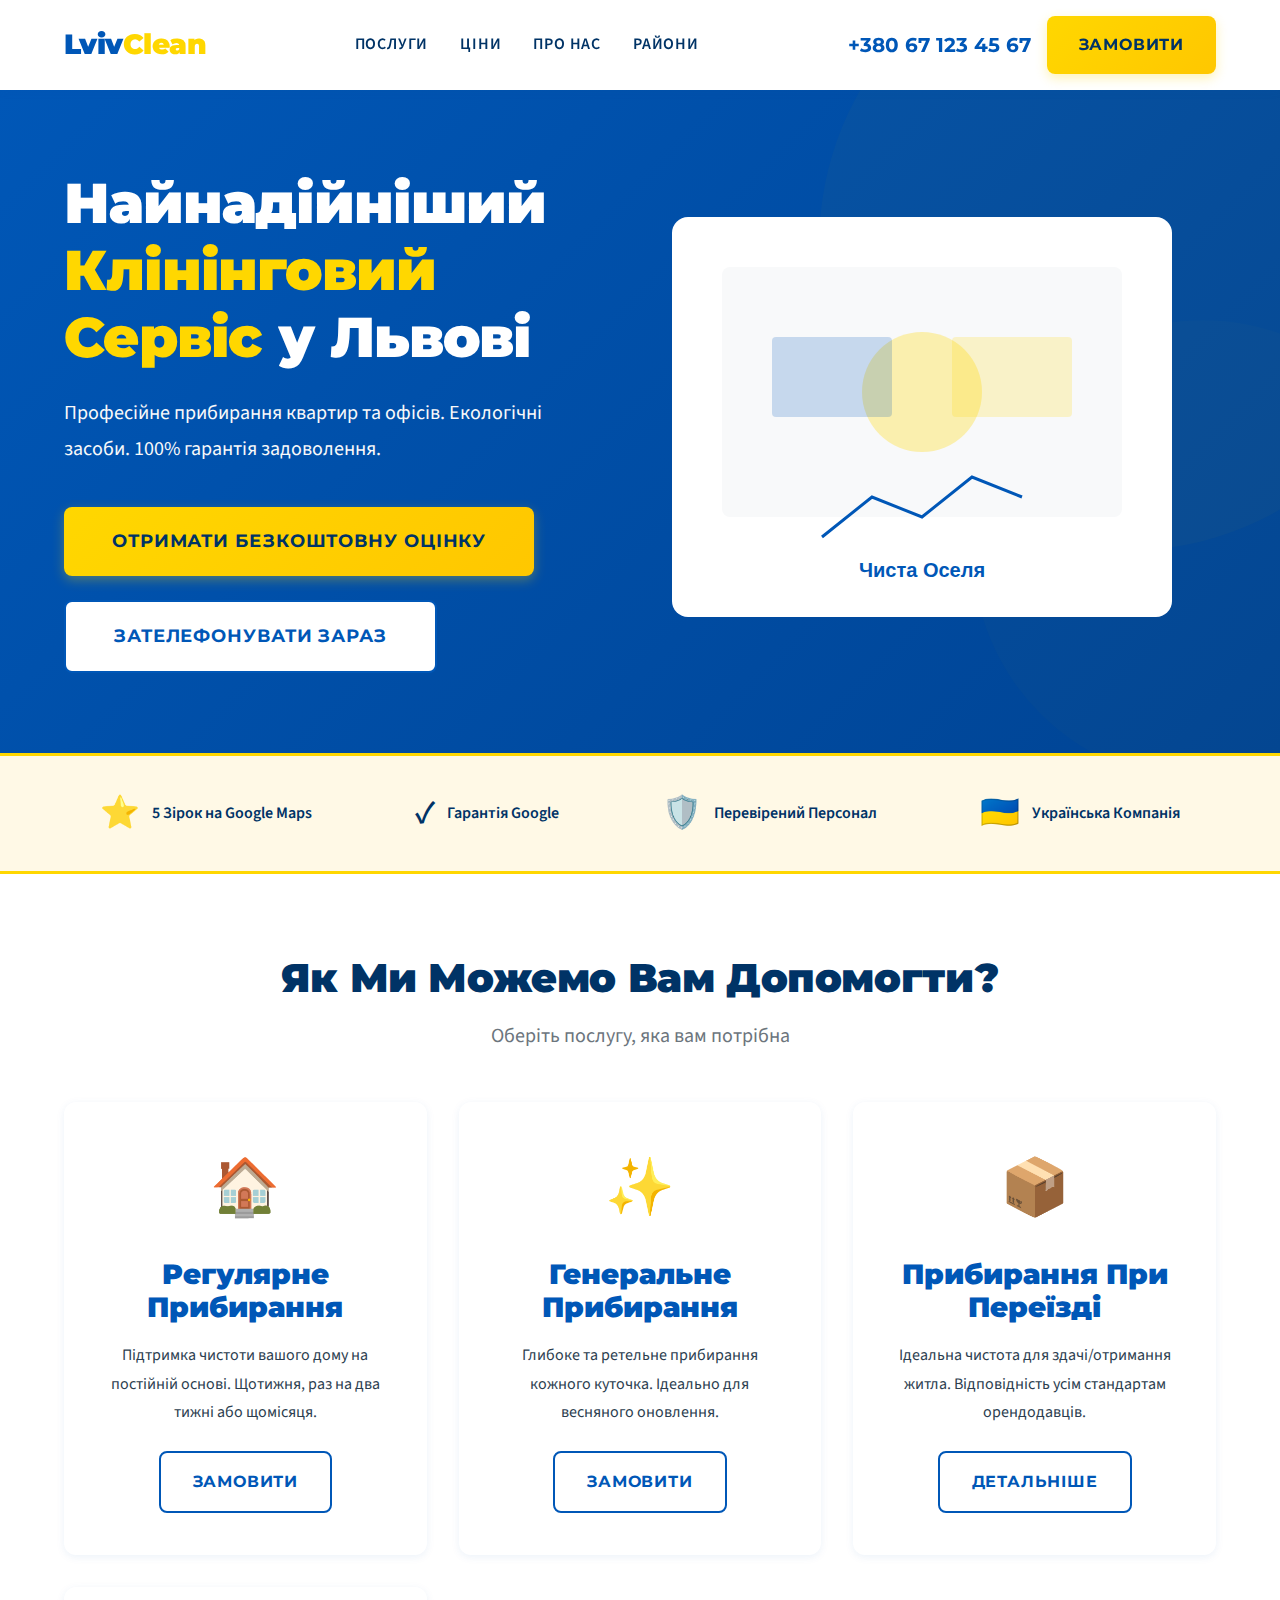
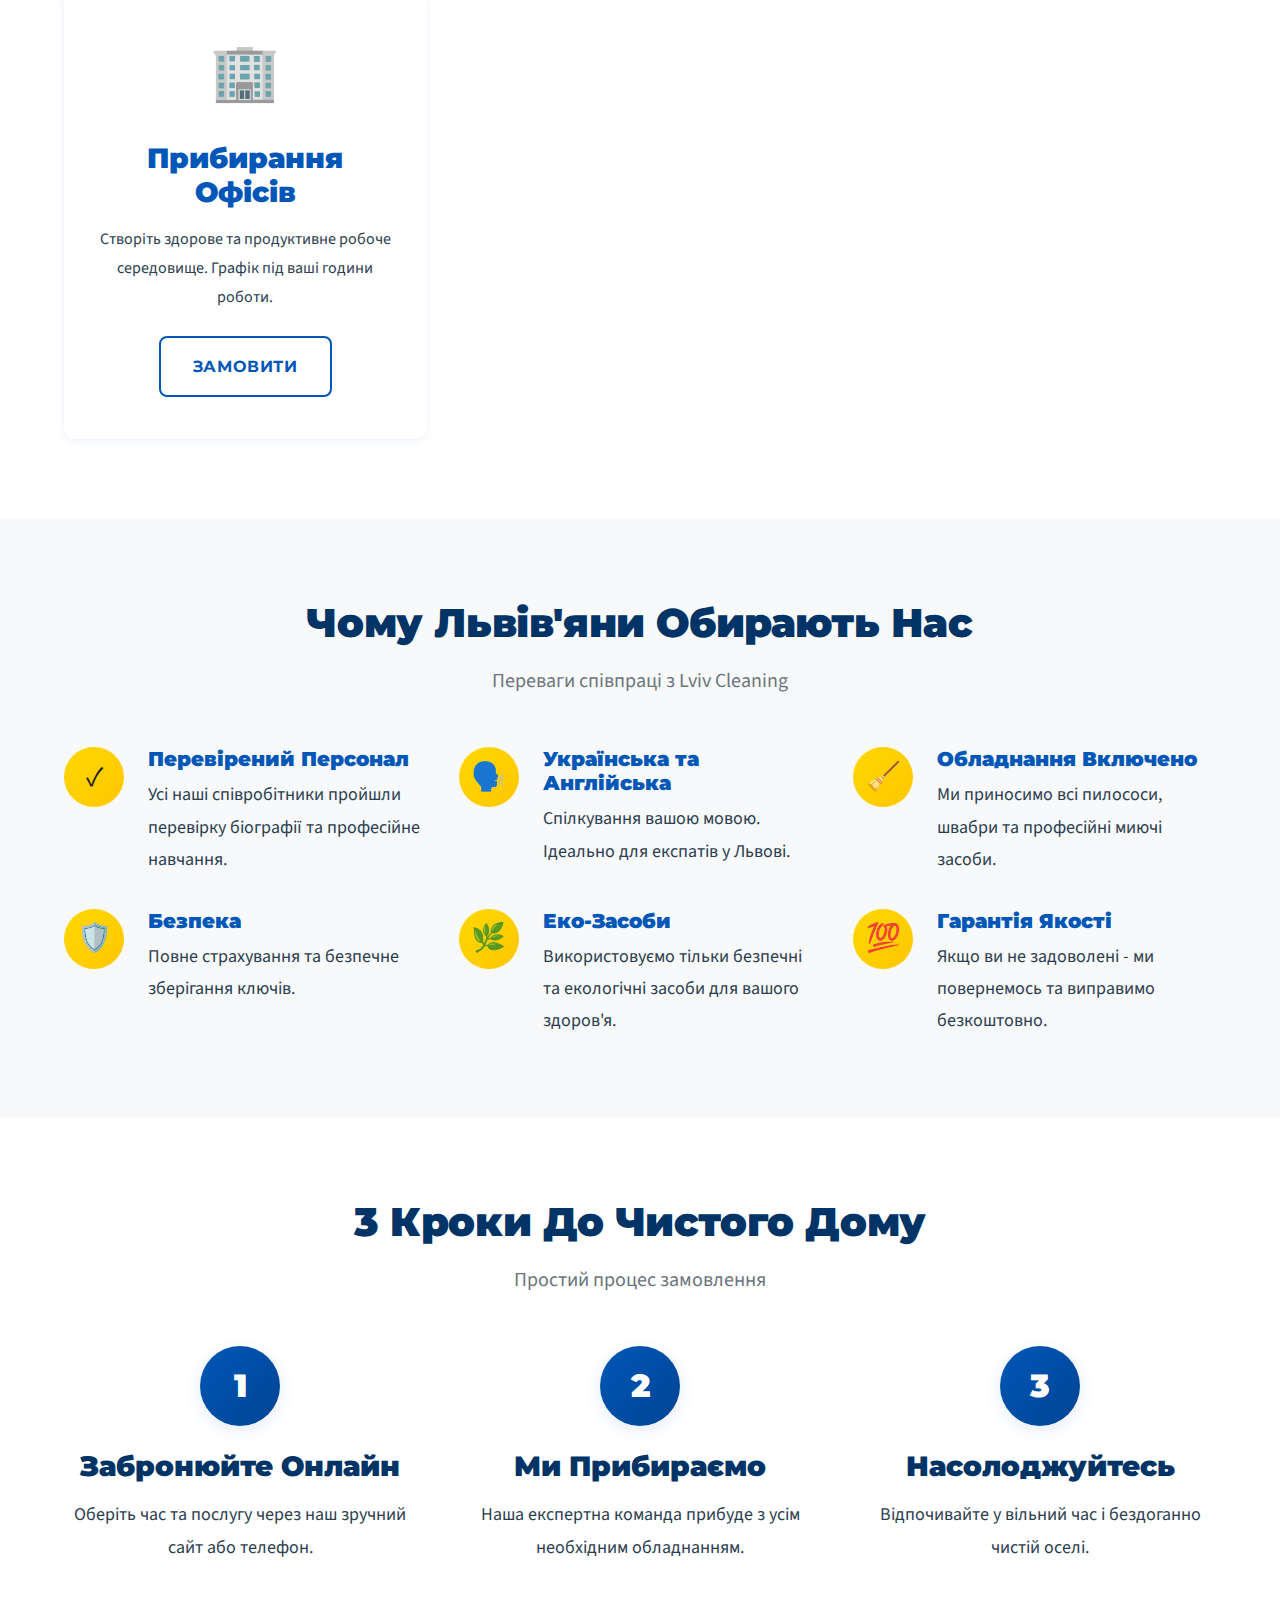
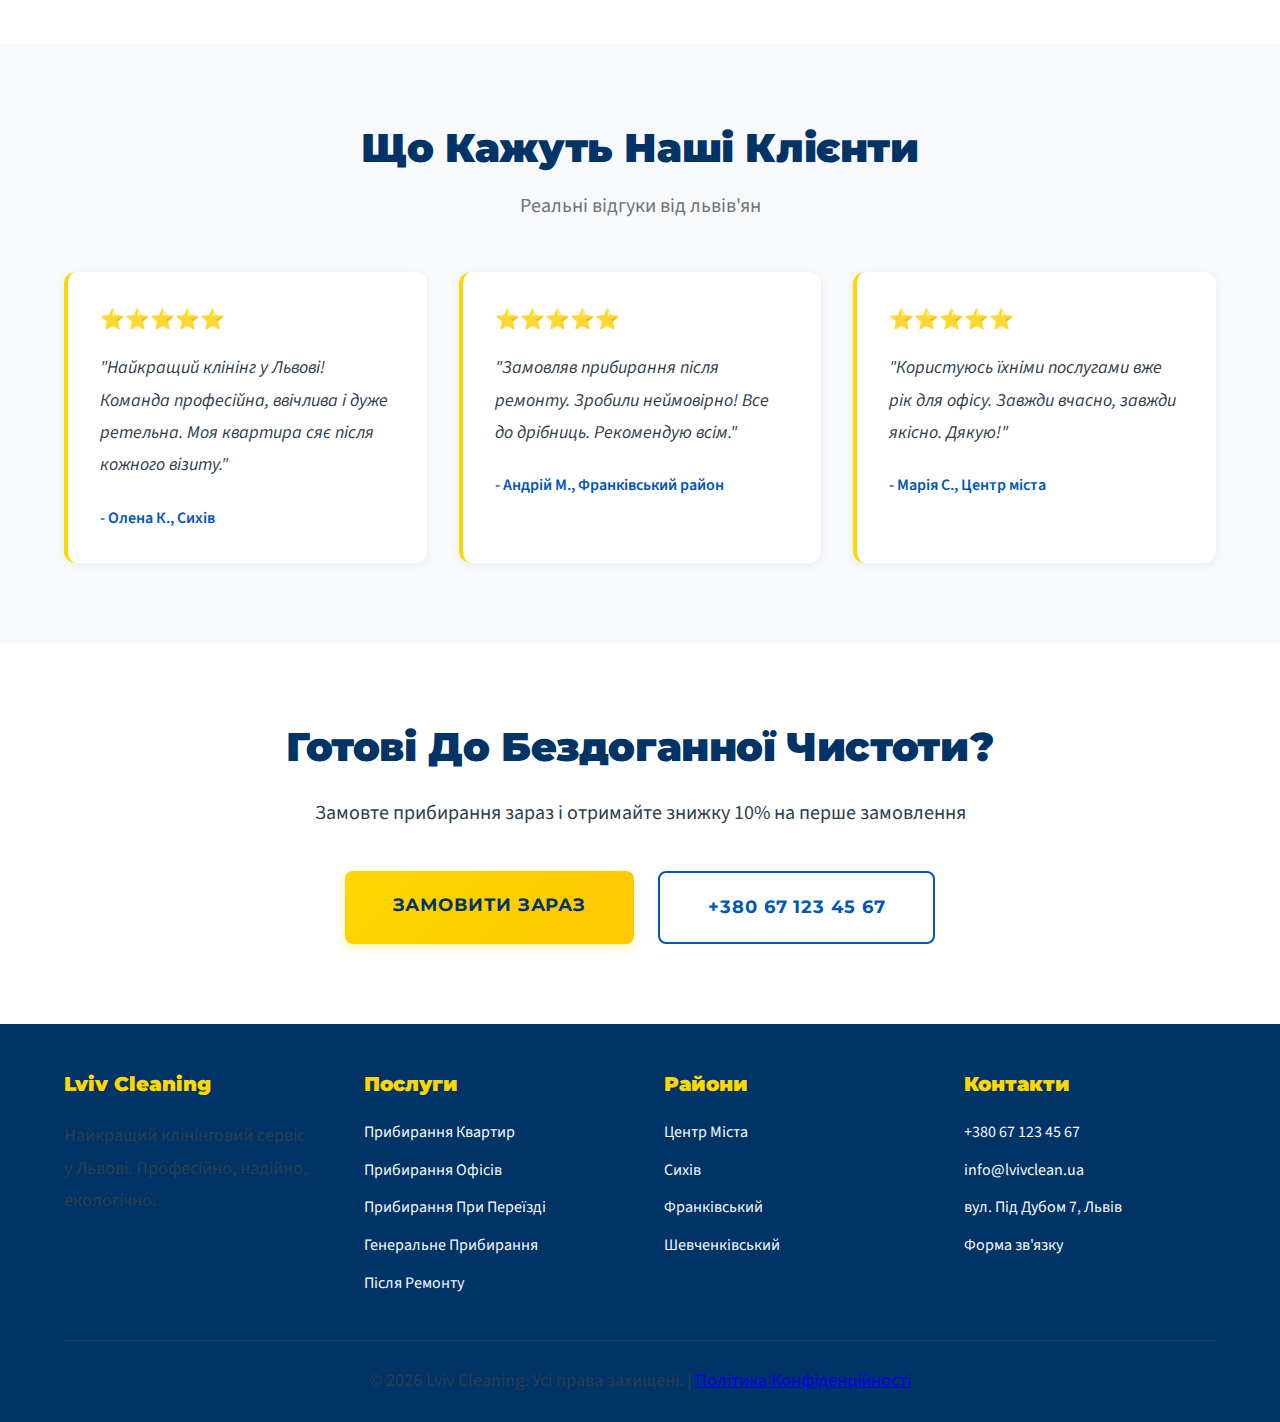
<file: index.html>
<!DOCTYPE html>
<html lang="uk">
<head>
    <meta charset="UTF-8">
    <meta name="viewport" content="width=device-width, initial-scale=1.0">
    <meta name="google-site-verification" content="DHOIqAa6lg5zm8giyX-bnfISHt3ghjuU2fJFov4zHyY" />
    <meta name="description" content="Найкраща клінінгова компанія у Львові. Професійне прибирання квартир, офісів, після ремонту. Екологічні засоби. Гарантія якості 100%.">
    <meta name="keywords" content="прибирання Львів, клінінг Львів, прибирання квартир, прибирання офісів, генеральне прибирання">
    <title>Lviv Cleaning - Найнадійніший Клінінговий Сервіс у Львові</title>
    <link rel="stylesheet" href="styles.css">
</head>
<body>
    <!-- Header -->
    <header class="site-header">
        <div class="header-container">
            <a href="index.html" class="logo">Lviv<span>Clean</span></a>
            <nav class="main-nav">
                <a href="services.html">Послуги</a>
                <a href="pricing.html">Ціни</a>
                <a href="about.html">Про Нас</a>
                <a href="locations.html">Райони</a>
            </nav>
            <div class="header-contact">
                <a href="tel:+380671234567" class="phone-number">+380 67 123 45 67</a>
                <a href="contact.html" class="btn btn-primary">Замовити</a>
            </div>
        </div>
    </header>

    <!-- Hero Section -->
    <section class="hero">
        <div class="hero-container">
            <div class="hero-content">
                <h1>Найнадійніший <span class="highlight">Клінінговий Сервіс</span> у Львові</h1>
                <p>Професійне прибирання квартир та офісів. Екологічні засоби. 100% гарантія задоволення.</p>
                <div class="hero-buttons">
                    <a href="contact.html" class="btn btn-primary btn-large">Отримати Безкоштовну Оцінку</a>
                    <a href="tel:+380671234567" class="btn btn-secondary btn-large">Зателефонувати Зараз</a>
                </div>
            </div>
            <div class="hero-image">
                <svg width="500" height="400" viewBox="0 0 500 400" xmlns="http://www.w3.org/2000/svg">
                    <rect width="500" height="400" fill="#FFFFFF" rx="16"/>
                    <rect x="50" y="50" width="400" height="250" fill="#F8F9FA" rx="8"/>
                    <circle cx="250" cy="175" r="60" fill="#FFD700" opacity="0.3"/>
                    <rect x="100" y="120" width="120" height="80" fill="#0057B7" opacity="0.2" rx="4"/>
                    <rect x="280" y="120" width="120" height="80" fill="#FFD700" opacity="0.2" rx="4"/>
                    <path d="M150 320 L200 280 L250 300 L300 260 L350 280" stroke="#0057B7" stroke-width="3" fill="none"/>
                    <text x="250" y="360" font-family="Arial" font-size="20" fill="#0057B7" text-anchor="middle" font-weight="bold">Чиста Оселя</text>
                </svg>
            </div>
        </div>
    </section>

    <!-- Trust Bar -->
    <section class="trust-bar">
        <div class="trust-container">
            <div class="trust-item">
                <span class="trust-icon">⭐</span>
                <span>5 Зірок на Google Maps</span>
            </div>
            <div class="trust-item">
                <span class="trust-icon">✓</span>
                <span>Гарантія Google</span>
            </div>
            <div class="trust-item">
                <span class="trust-icon">🛡️</span>
                <span>Перевірений Персонал</span>
            </div>
            <div class="trust-item">
                <span class="trust-icon">🇺🇦</span>
                <span>Українська Компанія</span>
            </div>
        </div>
    </section>

    <!-- Main Services -->
    <section class="section section-white">
        <div class="section-container">
            <div class="section-header">
                <h2>Як Ми Можемо Вам Допомогти?</h2>
                <p>Оберіть послугу, яка вам потрібна</p>
            </div>
            <div class="services-grid">
                <div class="service-card">
                    <div class="service-icon">🏠</div>
                    <h3>Регулярне Прибирання</h3>
                    <p>Підтримка чистоти вашого дому на постійній основі. Щотижня, раз на два тижні або щомісяця.</p>
                    <a href="contact.html" class="btn btn-secondary">Замовити</a>
                </div>
                <div class="service-card">
                    <div class="service-icon">✨</div>
                    <h3>Генеральне Прибирання</h3>
                    <p>Глибоке та ретельне прибирання кожного куточка. Ідеально для весняного оновлення.</p>
                    <a href="contact.html" class="btn btn-secondary">Замовити</a>
                </div>
                <div class="service-card">
                    <div class="service-icon">📦</div>
                    <h3>Прибирання При Переїзді</h3>
                    <p>Ідеальна чистота для здачі/отримання житла. Відповідність усім стандартам орендодавців.</p>
                    <a href="service-move.html" class="btn btn-secondary">Детальніше</a>
                </div>
                <div class="service-card">
                    <div class="service-icon">🏢</div>
                    <h3>Прибирання Офісів</h3>
                    <p>Створіть здорове та продуктивне робоче середовище. Графік під ваші години роботи.</p>
                    <a href="contact.html" class="btn btn-secondary">Замовити</a>
                </div>
            </div>
        </div>
    </section>

    <!-- Why Choose Us -->
    <section class="section section-gray">
        <div class="section-container">
            <div class="section-header">
                <h2>Чому Львів'яни Обирають Нас</h2>
                <p>Переваги співпраці з Lviv Cleaning</p>
            </div>
            <div class="features-grid">
                <div class="feature-item">
                    <div class="feature-icon">✓</div>
                    <div class="feature-content">
                        <h4>Перевірений Персонал</h4>
                        <p>Усі наші співробітники пройшли перевірку біографії та професійне навчання.</p>
                    </div>
                </div>
                <div class="feature-item">
                    <div class="feature-icon">🗣️</div>
                    <div class="feature-content">
                        <h4>Українська та Англійська</h4>
                        <p>Спілкування вашою мовою. Ідеально для експатів у Львові.</p>
                    </div>
                </div>
                <div class="feature-item">
                    <div class="feature-icon">🧹</div>
                    <div class="feature-content">
                        <h4>Обладнання Включено</h4>
                        <p>Ми приносимо всі пилососи, швабри та професійні миючі засоби.</p>
                    </div>
                </div>
                <div class="feature-item">
                    <div class="feature-icon">🛡️</div>
                    <div class="feature-content">
                        <h4>Безпека</h4>
                        <p>Повне страхування та безпечне зберігання ключів.</p>
                    </div>
                </div>
                <div class="feature-item">
                    <div class="feature-icon">🌿</div>
                    <div class="feature-content">
                        <h4>Еко-Засоби</h4>
                        <p>Використовуємо тільки безпечні та екологічні засоби для вашого здоров'я.</p>
                    </div>
                </div>
                <div class="feature-item">
                    <div class="feature-icon">💯</div>
                    <div class="feature-content">
                        <h4>Гарантія Якості</h4>
                        <p>Якщо ви не задоволені - ми повернемось та виправимо безкоштовно.</p>
                    </div>
                </div>
            </div>
        </div>
    </section>

    <!-- How It Works -->
    <section class="section section-white">
        <div class="section-container">
            <div class="section-header">
                <h2>3 Кроки До Чистого Дому</h2>
                <p>Простий процес замовлення</p>
            </div>
            <div class="process-steps">
                <div class="step">
                    <div class="step-number">1</div>
                    <h3>Забронюйте Онлайн</h3>
                    <p>Оберіть час та послугу через наш зручний сайт або телефон.</p>
                </div>
                <div class="step">
                    <div class="step-number">2</div>
                    <h3>Ми Прибираємо</h3>
                    <p>Наша експертна команда прибуде з усім необхідним обладнанням.</p>
                </div>
                <div class="step">
                    <div class="step-number">3</div>
                    <h3>Насолоджуйтесь</h3>
                    <p>Відпочивайте у вільний час і бездоганно чистій оселі.</p>
                </div>
            </div>
        </div>
    </section>

    <!-- Testimonials -->
    <section class="section section-gray">
        <div class="section-container">
            <div class="section-header">
                <h2>Що Кажуть Наші Клієнти</h2>
                <p>Реальні відгуки від львів'ян</p>
            </div>
            <div class="testimonials-grid">
                <div class="testimonial-card">
                    <div class="testimonial-rating">⭐⭐⭐⭐⭐</div>
                    <p class="testimonial-text">"Найкращий клінінг у Львові! Команда професійна, ввічлива і дуже ретельна. Моя квартира сяє після кожного візиту."</p>
                    <div class="testimonial-author">- Олена К., Сихів</div>
                </div>
                <div class="testimonial-card">
                    <div class="testimonial-rating">⭐⭐⭐⭐⭐</div>
                    <p class="testimonial-text">"Замовляв прибирання після ремонту. Зробили неймовірно! Все до дрібниць. Рекомендую всім."</p>
                    <div class="testimonial-author">- Андрій М., Франківський район</div>
                </div>
                <div class="testimonial-card">
                    <div class="testimonial-rating">⭐⭐⭐⭐⭐</div>
                    <p class="testimonial-text">"Користуюсь їхніми послугами вже рік для офісу. Завжди вчасно, завжди якісно. Дякую!"</p>
                    <div class="testimonial-author">- Марія С., Центр міста</div>
                </div>
            </div>
        </div>
    </section>

    <!-- Final CTA -->
    <section class="section section-white">
        <div class="section-container" style="text-align: center;">
            <h2 style="margin-bottom: 1.5rem;">Готові До Бездоганної Чистоти?</h2>
            <p style="margin-bottom: 2.5rem; font-size: 1.25rem;">Замовте прибирання зараз і отримайте знижку 10% на перше замовлення</p>
            <div style="display: flex; gap: 1.5rem; justify-content: center; flex-wrap: wrap;">
                <a href="contact.html" class="btn btn-primary btn-large">Замовити Зараз</a>
                <a href="tel:+380671234567" class="btn btn-secondary btn-large">+380 67 123 45 67</a>
            </div>
        </div>
    </section>

    <!-- Footer -->
    <footer class="site-footer">
        <div class="footer-container">
            <div class="footer-section">
                <h4>Lviv Cleaning</h4>
                <p>Найкращий клінінговий сервіс у Львові. Професійно, надійно, екологічно.</p>
            </div>
            <div class="footer-section">
                <h4>Послуги</h4>
                <ul>
                    <li><a href="contact.html">Прибирання Квартир</a></li>
                    <li><a href="contact.html">Прибирання Офісів</a></li>
                    <li><a href="service-move.html">Прибирання При Переїзді</a></li>
                    <li><a href="contact.html">Генеральне Прибирання</a></li>
                    <li><a href="contact.html">Після Ремонту</a></li>
                </ul>
            </div>
            <div class="footer-section">
                <h4>Райони</h4>
                <ul>
                    <li><a href="contact.html">Центр Міста</a></li>
                    <li><a href="location-sykhiv.html">Сихів</a></li>
                    <li><a href="contact.html">Франківський</a></li>
                    <li><a href="contact.html">Шевченківський</a></li>
                </ul>
            </div>
            <div class="footer-section">
                <h4>Контакти</h4>
                <ul>
                    <li><a href="tel:+380671234567">+380 67 123 45 67</a></li>
                    <li><a href="mailto:info@lvivclean.ua">info@lvivclean.ua</a></li>
                    <li>вул. Під Дубом 7, Львів</li>
                    <li><a href="contact.html">Форма зв'язку</a></li>
                </ul>
            </div>
        </div>
        <div class="footer-bottom">
            <p>&copy; 2026 Lviv Cleaning. Усі права захищені. | <a href="privacy.html">Політика Конфіденційності</a></p>
        </div>
    </footer>
</body>
</html>
</file>
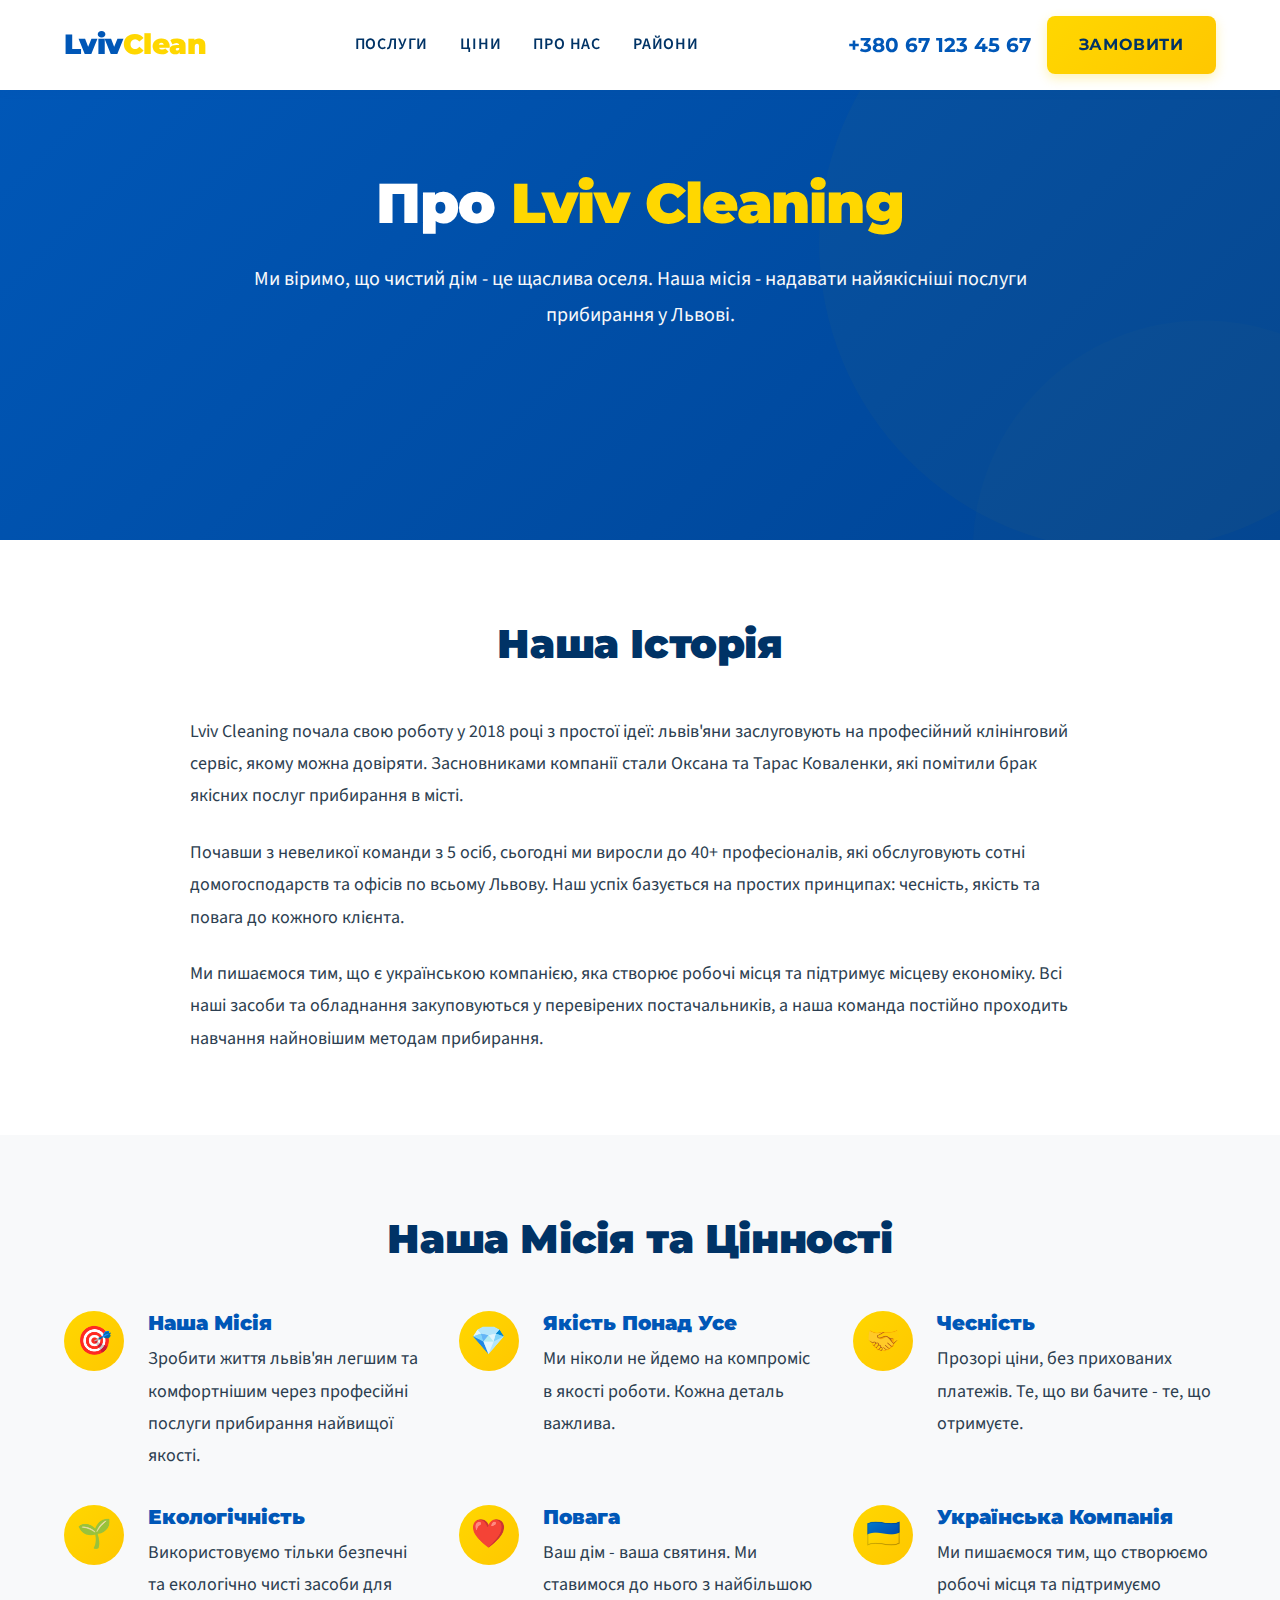
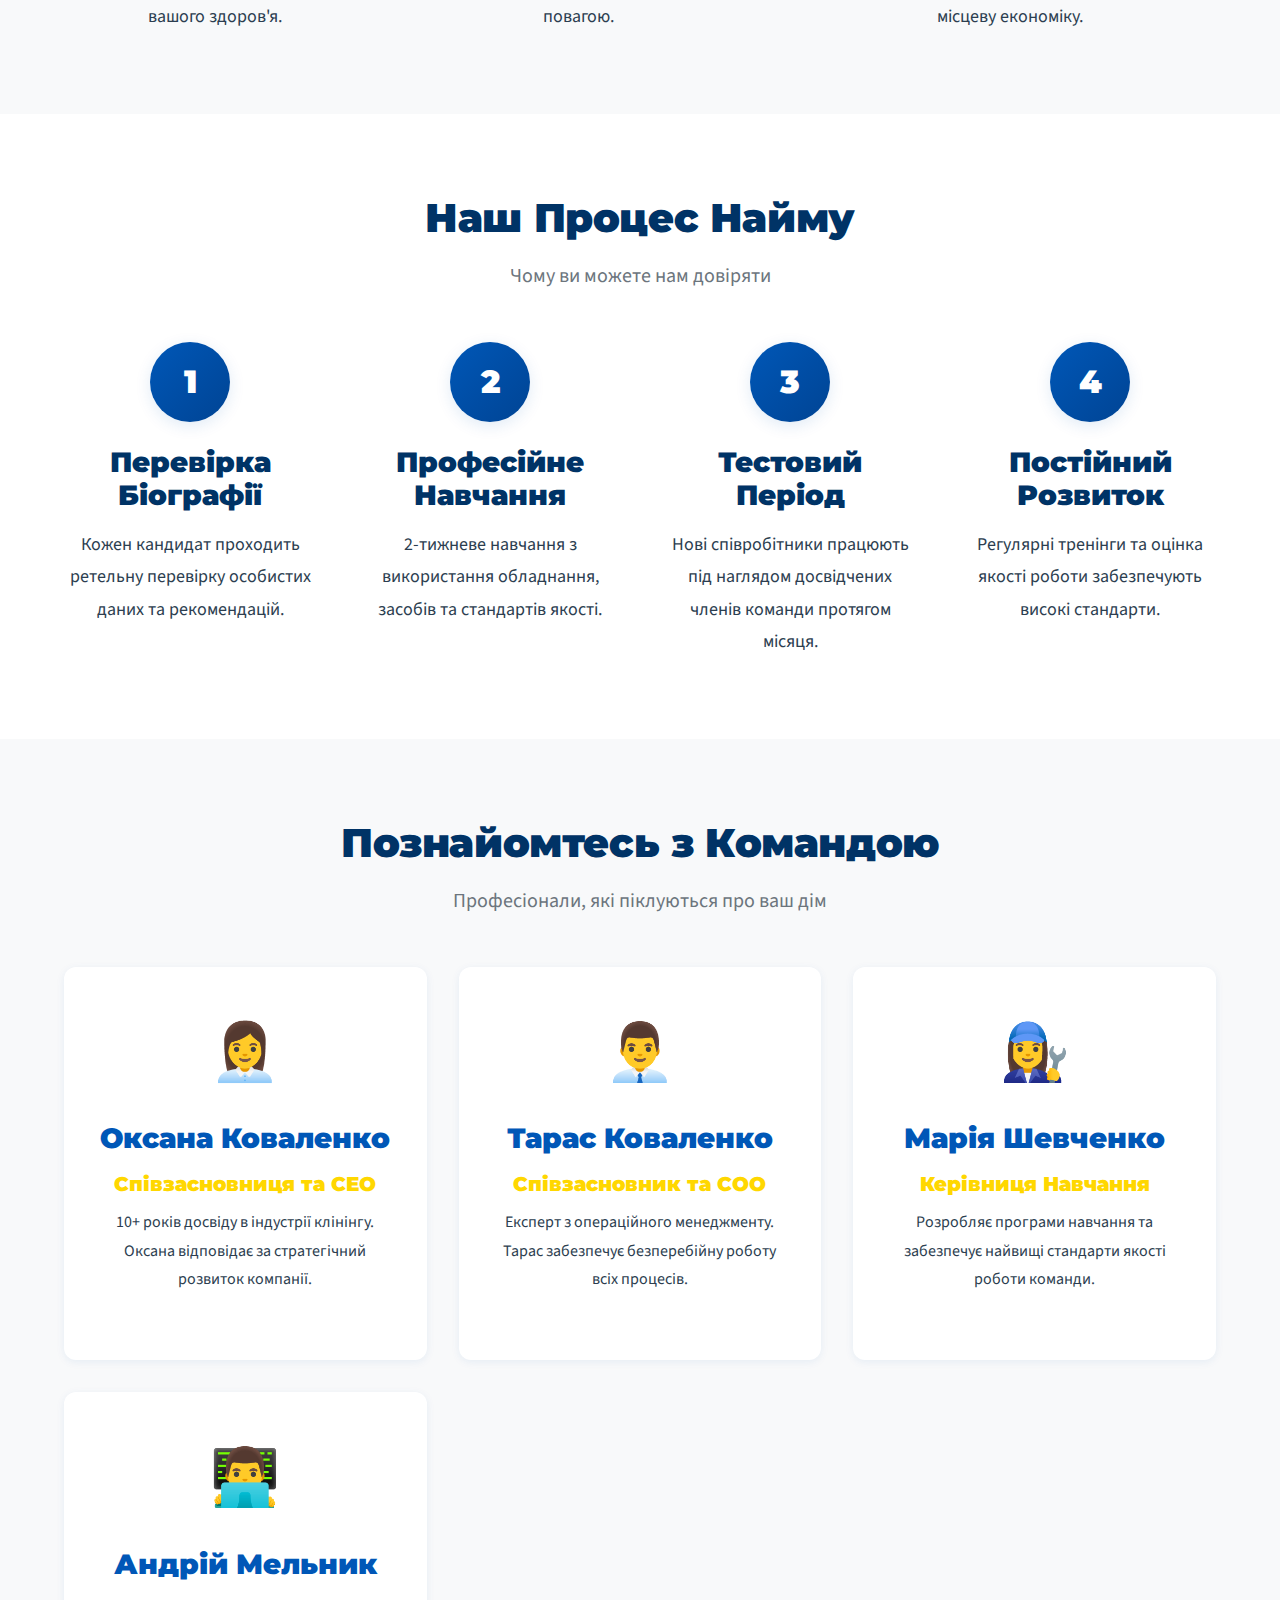
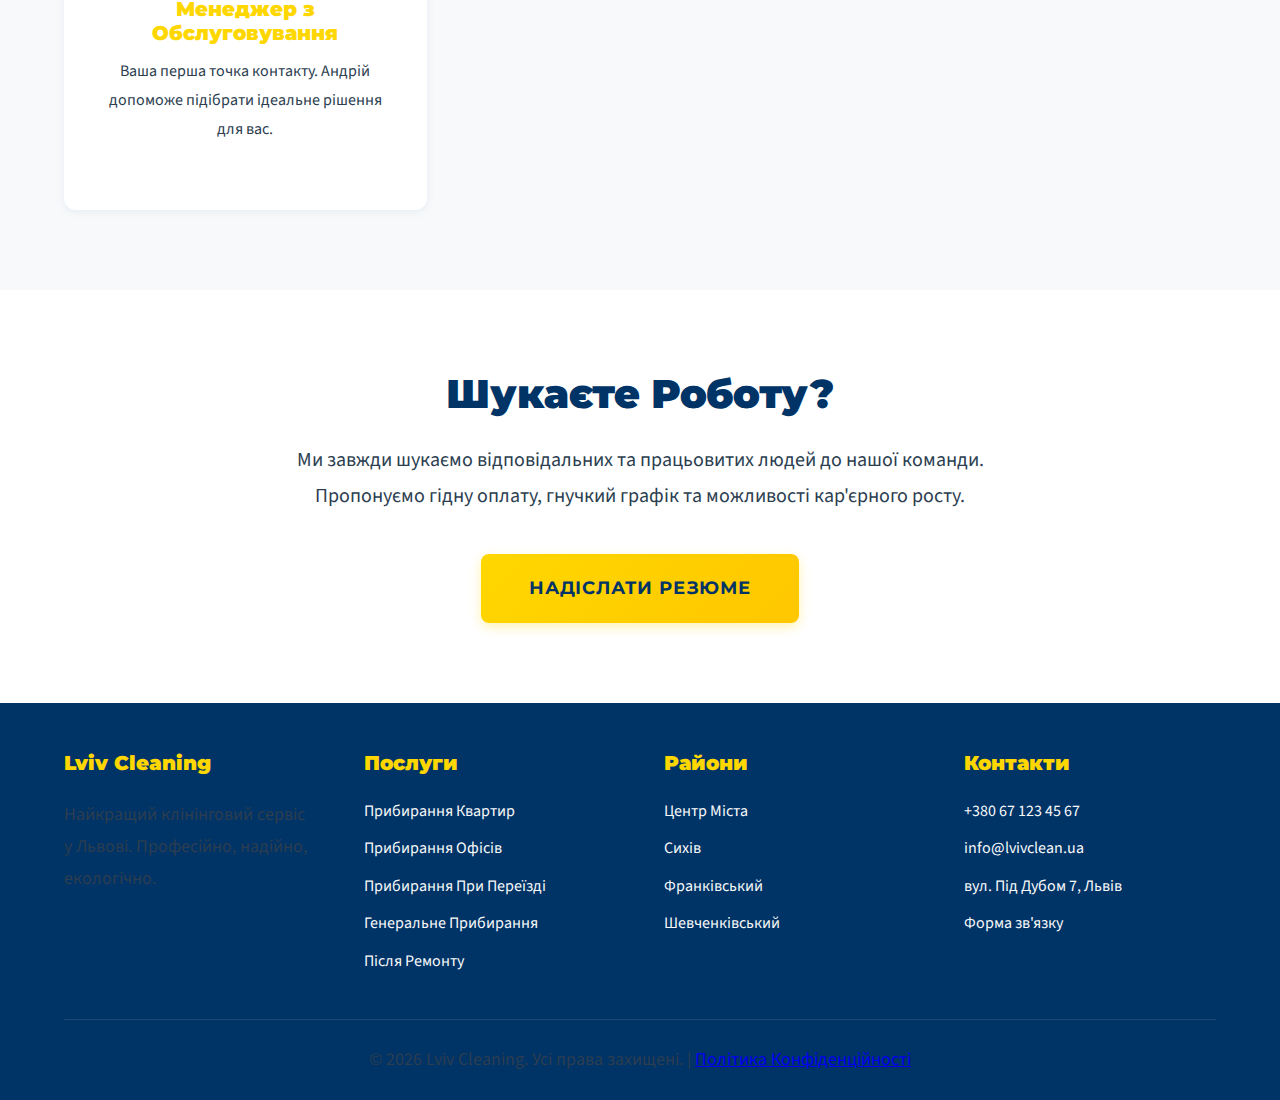
<file: about.html>
<!DOCTYPE html>
<html lang="uk">
<head>
    <meta charset="UTF-8">
    <meta name="viewport" content="width=device-width, initial-scale=1.0">
    <meta name="description" content="Дізнайтеся про команду Lviv Cleaning. Наша місія, цінності та процес найму професіоналів клінінгу у Львові.">
    <title>Про Нас - Lviv Cleaning | Наша Команда та Місія</title>
    <link rel="stylesheet" href="styles.css">
</head>
<body>
    <!-- Header -->
    <header class="site-header">
        <div class="header-container">
            <a href="index.html" class="logo">Lviv<span>Clean</span></a>
            <nav class="main-nav">
                <a href="services.html">Послуги</a>
                <a href="pricing.html">Ціни</a>
                <a href="about.html">Про Нас</a>
                <a href="locations.html">Райони</a>
            </nav>
            <div class="header-contact">
                <a href="tel:+380671234567" class="phone-number">+380 67 123 45 67</a>
                <a href="contact.html" class="btn btn-primary">Замовити</a>
            </div>
        </div>
    </header>

    <!-- Page Hero -->
    <section class="hero" style="min-height: 50vh;">
        <div class="hero-container" style="grid-template-columns: 1fr;">
            <div class="hero-content" style="text-align: center; max-width: 800px; margin: 0 auto;">
                <h1>Про <span class="highlight">Lviv Cleaning</span></h1>
                <p>Ми віримо, що чистий дім - це щаслива оселя. Наша місія - надавати найякісніші послуги прибирання у Львові.</p>
            </div>
        </div>
    </section>

    <!-- Our Story -->
    <section class="section section-white">
        <div class="section-container">
            <div class="section-header">
                <h2>Наша Історія</h2>
            </div>
            <div style="max-width: 900px; margin: 0 auto;">
                <p style="font-size: 1.125rem; line-height: 1.8; margin-bottom: 1.5rem;">
                    Lviv Cleaning почала свою роботу у 2018 році з простої ідеї: львів'яни заслуговують на професійний клінінговий сервіс, якому можна довіряти. Засновниками компанії стали Оксана та Тарас Коваленки, які помітили брак якісних послуг прибирання в місті.
                </p>
                <p style="font-size: 1.125rem; line-height: 1.8; margin-bottom: 1.5rem;">
                    Почавши з невеликої команди з 5 осіб, сьогодні ми виросли до 40+ професіоналів, які обслуговують сотні домогосподарств та офісів по всьому Львову. Наш успіх базується на простих принципах: чесність, якість та повага до кожного клієнта.
                </p>
                <p style="font-size: 1.125rem; line-height: 1.8;">
                    Ми пишаємося тим, що є українською компанією, яка створює робочі місця та підтримує місцеву економіку. Всі наші засоби та обладнання закуповуються у перевірених постачальників, а наша команда постійно проходить навчання найновішим методам прибирання.
                </p>
            </div>
        </div>
    </section>

    <!-- Mission & Values -->
    <section class="section section-gray">
        <div class="section-container">
            <div class="section-header">
                <h2>Наша Місія та Цінності</h2>
            </div>
            <div class="features-grid">
                <div class="feature-item">
                    <div class="feature-icon">🎯</div>
                    <div class="feature-content">
                        <h4>Наша Місія</h4>
                        <p>Зробити життя львів'ян легшим та комфортнішим через професійні послуги прибирання найвищої якості.</p>
                    </div>
                </div>
                <div class="feature-item">
                    <div class="feature-icon">💎</div>
                    <div class="feature-content">
                        <h4>Якість Понад Усе</h4>
                        <p>Ми ніколи не йдемо на компроміс в якості роботи. Кожна деталь важлива.</p>
                    </div>
                </div>
                <div class="feature-item">
                    <div class="feature-icon">🤝</div>
                    <div class="feature-content">
                        <h4>Чесність</h4>
                        <p>Прозорі ціни, без прихованих платежів. Те, що ви бачите - те, що отримуєте.</p>
                    </div>
                </div>
                <div class="feature-item">
                    <div class="feature-icon">🌱</div>
                    <div class="feature-content">
                        <h4>Екологічність</h4>
                        <p>Використовуємо тільки безпечні та екологічно чисті засоби для вашого здоров'я.</p>
                    </div>
                </div>
                <div class="feature-item">
                    <div class="feature-icon">❤️</div>
                    <div class="feature-content">
                        <h4>Повага</h4>
                        <p>Ваш дім - ваша святиня. Ми ставимося до нього з найбільшою повагою.</p>
                    </div>
                </div>
                <div class="feature-item">
                    <div class="feature-icon">🇺🇦</div>
                    <div class="feature-content">
                        <h4>Українська Компанія</h4>
                        <p>Ми пишаємося тим, що створюємо робочі місця та підтримуємо місцеву економіку.</p>
                    </div>
                </div>
            </div>
        </div>
    </section>

    <!-- Hiring Process -->
    <section class="section section-white">
        <div class="section-container">
            <div class="section-header">
                <h2>Наш Процес Найму</h2>
                <p>Чому ви можете нам довіряти</p>
            </div>
            <div class="process-steps">
                <div class="step">
                    <div class="step-number">1</div>
                    <h3>Перевірка Біографії</h3>
                    <p>Кожен кандидат проходить ретельну перевірку особистих даних та рекомендацій.</p>
                </div>
                <div class="step">
                    <div class="step-number">2</div>
                    <h3>Професійне Навчання</h3>
                    <p>2-тижневе навчання з використання обладнання, засобів та стандартів якості.</p>
                </div>
                <div class="step">
                    <div class="step-number">3</div>
                    <h3>Тестовий Період</h3>
                    <p>Нові співробітники працюють під наглядом досвідчених членів команди протягом місяця.</p>
                </div>
                <div class="step">
                    <div class="step-number">4</div>
                    <h3>Постійний Розвиток</h3>
                    <p>Регулярні тренінги та оцінка якості роботи забезпечують високі стандарти.</p>
                </div>
            </div>
        </div>
    </section>

    <!-- Team Section -->
    <section class="section section-gray">
        <div class="section-container">
            <div class="section-header">
                <h2>Познайомтесь з Командою</h2>
                <p>Професіонали, які піклуються про ваш дім</p>
            </div>
            <div class="services-grid">
                <div class="service-card">
                    <div class="service-icon">👩‍💼</div>
                    <h3>Оксана Коваленко</h3>
                    <h4 style="color: #FFD700; margin-bottom: 0.75rem;">Співзасновниця та CEO</h4>
                    <p>10+ років досвіду в індустрії клінінгу. Оксана відповідає за стратегічний розвиток компанії.</p>
                </div>
                <div class="service-card">
                    <div class="service-icon">👨‍💼</div>
                    <h3>Тарас Коваленко</h3>
                    <h4 style="color: #FFD700; margin-bottom: 0.75rem;">Співзасновник та COO</h4>
                    <p>Експерт з операційного менеджменту. Тарас забезпечує безперебійну роботу всіх процесів.</p>
                </div>
                <div class="service-card">
                    <div class="service-icon">👩‍🔧</div>
                    <h3>Марія Шевченко</h3>
                    <h4 style="color: #FFD700; margin-bottom: 0.75rem;">Керівниця Навчання</h4>
                    <p>Розробляє програми навчання та забезпечує найвищі стандарти якості роботи команди.</p>
                </div>
                <div class="service-card">
                    <div class="service-icon">👨‍💻</div>
                    <h3>Андрій Мельник</h3>
                    <h4 style="color: #FFD700; margin-bottom: 0.75rem;">Менеджер з Обслуговування</h4>
                    <p>Ваша перша точка контакту. Андрій допоможе підібрати ідеальне рішення для вас.</p>
                </div>
            </div>
        </div>
    </section>

    <!-- Why Join Us (Hiring CTA) -->
    <section class="section section-white">
        <div class="section-container" style="text-align: center;">
            <h2 style="margin-bottom: 1.5rem;">Шукаєте Роботу?</h2>
            <p style="margin-bottom: 2.5rem; font-size: 1.25rem; max-width: 700px; margin-left: auto; margin-right: auto;">
                Ми завжди шукаємо відповідальних та працьовитих людей до нашої команди. Пропонуємо гідну оплату, гнучкий графік та можливості кар'єрного росту.
            </p>
            <a href="mailto:hr@lvivclean.ua" class="btn btn-primary btn-large">Надіслати Резюме</a>
        </div>
    </section>

    <!-- Footer -->
    <footer class="site-footer">
        <div class="footer-container">
            <div class="footer-section">
                <h4>Lviv Cleaning</h4>
                <p>Найкращий клінінговий сервіс у Львові. Професійно, надійно, екологічно.</p>
            </div>
            <div class="footer-section">
                <h4>Послуги</h4>
                <ul>
                    <li><a href="service-residential.html">Прибирання Квартир</a></li>
                    <li><a href="service-office.html">Прибирання Офісів</a></li>
                    <li><a href="service-move.html">Прибирання При Переїзді</a></li>
                    <li><a href="service-deep-cleaning.html">Генеральне Прибирання</a></li>
                    <li><a href="service-post-renovation.html">Після Ремонту</a></li>
                </ul>
            </div>
            <div class="footer-section">
                <h4>Райони</h4>
                <ul>
                    <li><a href="location-center.html">Центр Міста</a></li>
                    <li><a href="location-sykhiv.html">Сихів</a></li>
                    <li><a href="location-frankivskyi.html">Франківський</a></li>
                    <li><a href="location-shevchenkivskyi.html">Шевченківський</a></li>
                </ul>
            </div>
            <div class="footer-section">
                <h4>Контакти</h4>
                <ul>
                    <li><a href="tel:+380671234567">+380 67 123 45 67</a></li>
                    <li><a href="mailto:info@lvivclean.ua">info@lvivclean.ua</a></li>
                    <li>вул. Під Дубом 7, Львів</li>
                    <li><a href="contact.html">Форма зв'язку</a></li>
                </ul>
            </div>
        </div>
        <div class="footer-bottom">
            <p>&copy; 2026 Lviv Cleaning. Усі права захищені. | <a href="privacy.html">Політика Конфіденційності</a></p>
        </div>
    </footer>
</body>
</html>
</file>
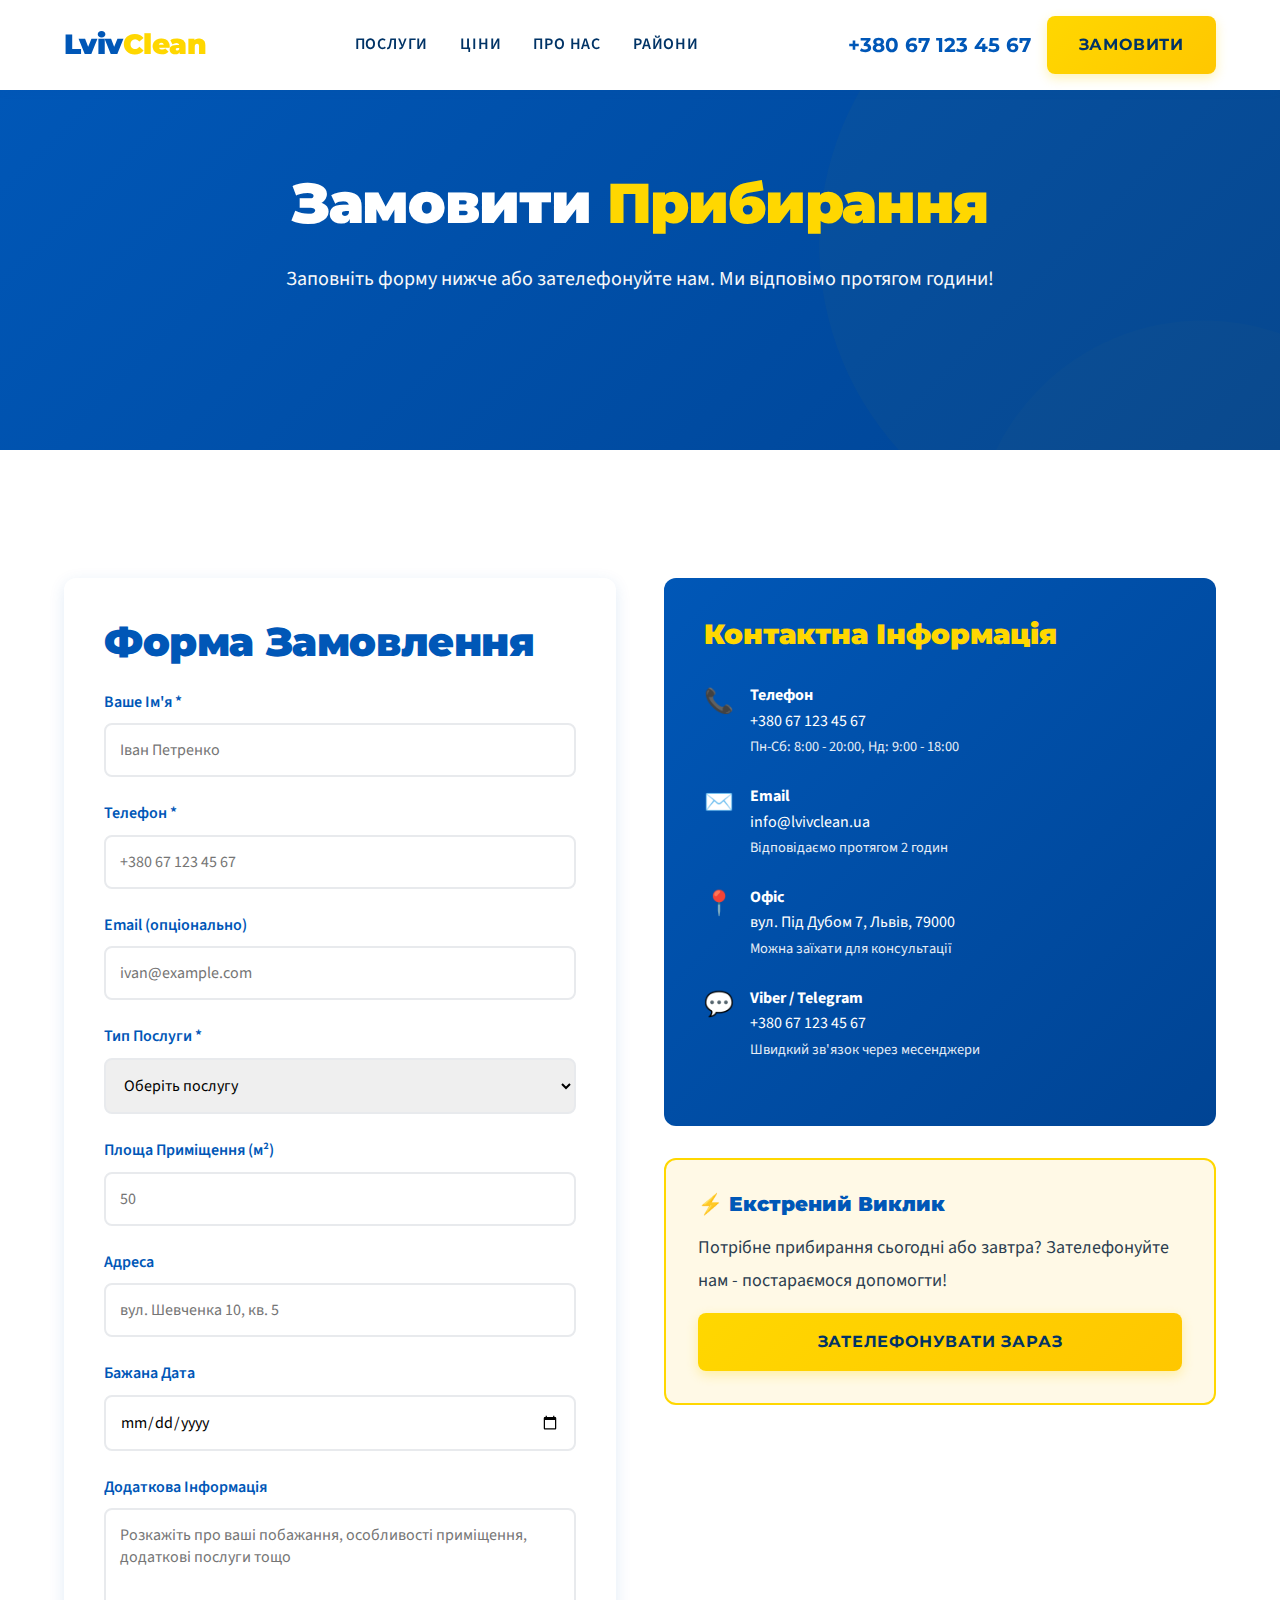
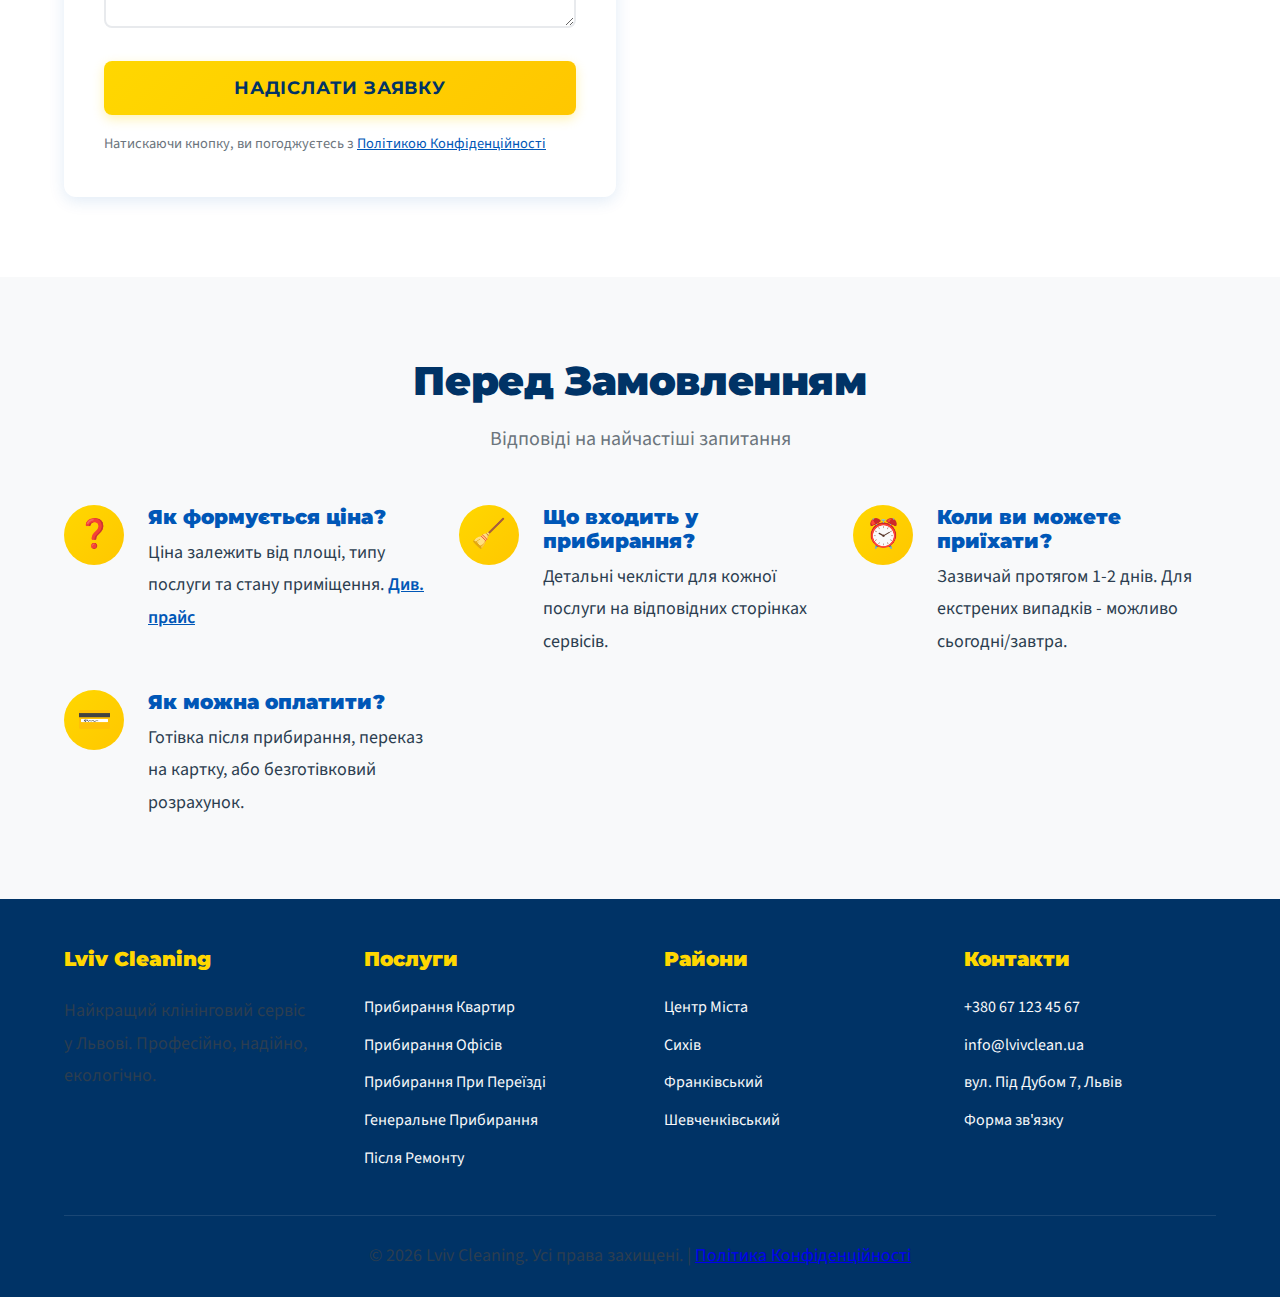
<file: contact.html>
<!DOCTYPE html>
<html lang="uk">
<head>
    <meta charset="UTF-8">
    <meta name="viewport" content="width=device-width, initial-scale=1.0">
    <meta name="description" content="Замовте прибирання у Львові онлайн або зателефонуйте нам. Швидка відповідь, зручне бронювання, професійний сервіс.">
    <title>Замовити Прибирання - Lviv Cleaning | Контакти та Бронювання</title>
    <link rel="stylesheet" href="styles.css">
    <style>
        .contact-grid {
            display: grid;
            grid-template-columns: 1fr 1fr;
            gap: 3rem;
            margin-top: 3rem;
        }
        .contact-form {
            background: white;
            padding: 2.5rem;
            border-radius: 12px;
            box-shadow: 0 4px 16px rgba(0, 87, 183, 0.12);
        }
        .form-group {
            margin-bottom: 1.5rem;
        }
        .form-group label {
            display: block;
            margin-bottom: 0.5rem;
            font-weight: 600;
            color: #0057B7;
        }
        .form-group input,
        .form-group select,
        .form-group textarea {
            width: 100%;
            padding: 0.875rem;
            border: 2px solid #E8EAED;
            border-radius: 8px;
            font-size: 1rem;
            font-family: 'Source Sans 3', sans-serif;
            transition: border-color 0.3s ease;
        }
        .form-group input:focus,
        .form-group select:focus,
        .form-group textarea:focus {
            outline: none;
            border-color: #FFD700;
        }
        .form-group textarea {
            resize: vertical;
            min-height: 120px;
        }
        .contact-info-card {
            background: linear-gradient(135deg, #0057B7, #004494);
            color: white;
            padding: 2.5rem;
            border-radius: 12px;
            height: fit-content;
        }
        .contact-info-card h3 {
            color: #FFD700;
            margin-bottom: 2rem;
        }
        .contact-item {
            display: flex;
            align-items: start;
            gap: 1rem;
            margin-bottom: 1.5rem;
        }
        .contact-icon {
            font-size: 1.5rem;
            flex-shrink: 0;
        }
        .contact-details a {
            color: white;
            text-decoration: none;
        }
        .contact-details a:hover {
            color: #FFD700;
        }
        @media (max-width: 968px) {
            .contact-grid {
                grid-template-columns: 1fr;
            }
        }
    </style>
</head>
<body>
    <!-- Header -->
    <header class="site-header">
        <div class="header-container">
            <a href="index.html" class="logo">Lviv<span>Clean</span></a>
            <nav class="main-nav">
                <a href="services.html">Послуги</a>
                <a href="pricing.html">Ціни</a>
                <a href="about.html">Про Нас</a>
                <a href="locations.html">Райони</a>
            </nav>
            <div class="header-contact">
                <a href="tel:+380671234567" class="phone-number">+380 67 123 45 67</a>
                <a href="contact.html" class="btn btn-primary">Замовити</a>
            </div>
        </div>
    </header>

    <!-- Page Hero -->
    <section class="hero" style="min-height: 40vh;">
        <div class="hero-container" style="grid-template-columns: 1fr;">
            <div class="hero-content" style="text-align: center; max-width: 800px; margin: 0 auto;">
                <h1>Замовити <span class="highlight">Прибирання</span></h1>
                <p>Заповніть форму нижче або зателефонуйте нам. Ми відповімо протягом години!</p>
            </div>
        </div>
    </section>

    <!-- Contact Section -->
    <section class="section section-white">
        <div class="section-container">
            <div class="contact-grid">
                <!-- Contact Form -->
                <div class="contact-form">
                    <h2 style="margin-bottom: 1.5rem; color: #0057B7;">Форма Замовлення</h2>
                    <form action="#" method="POST">
                        <div class="form-group">
                            <label for="name">Ваше Ім'я *</label>
                            <input type="text" id="name" name="name" required placeholder="Іван Петренко">
                        </div>

                        <div class="form-group">
                            <label for="phone">Телефон *</label>
                            <input type="tel" id="phone" name="phone" required placeholder="+380 67 123 45 67">
                        </div>

                        <div class="form-group">
                            <label for="email">Email (опціонально)</label>
                            <input type="email" id="email" name="email" placeholder="ivan@example.com">
                        </div>

                        <div class="form-group">
                            <label for="service">Тип Послуги *</label>
                            <select id="service" name="service" required>
                                <option value="">Оберіть послугу</option>
                                <option value="regular">Регулярне Прибирання</option>
                                <option value="deep">Генеральне Прибирання</option>
                                <option value="move">Прибирання При Переїзді</option>
                                <option value="office">Прибирання Офісу</option>
                                <option value="renovation">Після Ремонту</option>
                            </select>
                        </div>

                        <div class="form-group">
                            <label for="area">Площа Приміщення (м²)</label>
                            <input type="number" id="area" name="area" placeholder="50">
                        </div>

                        <div class="form-group">
                            <label for="address">Адреса</label>
                            <input type="text" id="address" name="address" placeholder="вул. Шевченка 10, кв. 5">
                        </div>

                        <div class="form-group">
                            <label for="date">Бажана Дата</label>
                            <input type="date" id="date" name="date">
                        </div>

                        <div class="form-group">
                            <label for="message">Додаткова Інформація</label>
                            <textarea id="message" name="message" placeholder="Розкажіть про ваші побажання, особливості приміщення, додаткові послуги тощо"></textarea>
                        </div>

                        <button type="submit" class="btn btn-primary" style="width: 100%; font-size: 1.125rem;">Надіслати Заявку</button>
                        <p style="margin-top: 1rem; color: #6C757D; font-size: 0.9rem;">
                            Натискаючи кнопку, ви погоджуєтесь з <a href="privacy.html" style="color: #0057B7;">Політикою Конфіденційності</a>
                        </p>
                    </form>
                </div>

                <!-- Contact Info -->
                <div>
                    <div class="contact-info-card">
                        <h3>Контактна Інформація</h3>

                        <div class="contact-item">
                            <div class="contact-icon">📞</div>
                            <div class="contact-details">
                                <strong>Телефон</strong><br>
                                <a href="tel:+380671234567">+380 67 123 45 67</a><br>
                                <span style="font-size: 0.9rem; opacity: 0.9;">Пн-Сб: 8:00 - 20:00, Нд: 9:00 - 18:00</span>
                            </div>
                        </div>

                        <div class="contact-item">
                            <div class="contact-icon">✉️</div>
                            <div class="contact-details">
                                <strong>Email</strong><br>
                                <a href="mailto:info@lvivclean.ua">info@lvivclean.ua</a><br>
                                <span style="font-size: 0.9rem; opacity: 0.9;">Відповідаємо протягом 2 годин</span>
                            </div>
                        </div>

                        <div class="contact-item">
                            <div class="contact-icon">📍</div>
                            <div class="contact-details">
                                <strong>Офіс</strong><br>
                                вул. Під Дубом 7, Львів, 79000<br>
                                <span style="font-size: 0.9rem; opacity: 0.9;">Можна заїхати для консультації</span>
                            </div>
                        </div>

                        <div class="contact-item">
                            <div class="contact-icon">💬</div>
                            <div class="contact-details">
                                <strong>Viber / Telegram</strong><br>
                                <a href="viber://chat?number=+380671234567">+380 67 123 45 67</a><br>
                                <span style="font-size: 0.9rem; opacity: 0.9;">Швидкий зв'язок через месенджери</span>
                            </div>
                        </div>
                    </div>

                    <div style="background: #FFF9E6; padding: 2rem; border-radius: 12px; margin-top: 2rem; border: 2px solid #FFD700;">
                        <h4 style="color: #0057B7; margin-bottom: 1rem;">⚡ Екстрений Виклик</h4>
                        <p style="margin-bottom: 1rem;">Потрібне прибирання сьогодні або завтра? Зателефонуйте нам - постараємося допомогти!</p>
                        <a href="tel:+380671234567" class="btn btn-primary" style="width: 100%;">Зателефонувати Зараз</a>
                    </div>
                </div>
            </div>
        </div>
    </section>

    <!-- FAQ Quick Links -->
    <section class="section section-gray">
        <div class="section-container">
            <div class="section-header">
                <h2>Перед Замовленням</h2>
                <p>Відповіді на найчастіші запитання</p>
            </div>
            <div class="features-grid">
                <div class="feature-item">
                    <div class="feature-icon">❓</div>
                    <div class="feature-content">
                        <h4>Як формується ціна?</h4>
                        <p>Ціна залежить від площі, типу послуги та стану приміщення. <a href="pricing.html" style="color: #0057B7; font-weight: 600;">Див. прайс</a></p>
                    </div>
                </div>
                <div class="feature-item">
                    <div class="feature-icon">🧹</div>
                    <div class="feature-content">
                        <h4>Що входить у прибирання?</h4>
                        <p>Детальні чеклісти для кожної послуги на відповідних сторінках сервісів.</p>
                    </div>
                </div>
                <div class="feature-item">
                    <div class="feature-icon">⏰</div>
                    <div class="feature-content">
                        <h4>Коли ви можете приїхати?</h4>
                        <p>Зазвичай протягом 1-2 днів. Для екстрених випадків - можливо сьогодні/завтра.</p>
                    </div>
                </div>
                <div class="feature-item">
                    <div class="feature-icon">💳</div>
                    <div class="feature-content">
                        <h4>Як можна оплатити?</h4>
                        <p>Готівка після прибирання, переказ на картку, або безготівковий розрахунок.</p>
                    </div>
                </div>
            </div>
        </div>
    </section>

    <!-- Footer -->
    <footer class="site-footer">
        <div class="footer-container">
            <div class="footer-section">
                <h4>Lviv Cleaning</h4>
                <p>Найкращий клінінговий сервіс у Львові. Професійно, надійно, екологічно.</p>
            </div>
            <div class="footer-section">
                <h4>Послуги</h4>
                <ul>
                    <li><a href="contact.html">Прибирання Квартир</a></li>
                    <li><a href="contact.html">Прибирання Офісів</a></li>
                    <li><a href="service-move.html">Прибирання При Переїзді</a></li>
                    <li><a href="contact.html">Генеральне Прибирання</a></li>
                    <li><a href="contact.html">Після Ремонту</a></li>
                </ul>
            </div>
            <div class="footer-section">
                <h4>Райони</h4>
                <ul>
                    <li><a href="contact.html">Центр Міста</a></li>
                    <li><a href="location-sykhiv.html">Сихів</a></li>
                    <li><a href="contact.html">Франківський</a></li>
                    <li><a href="contact.html">Шевченківський</a></li>
                </ul>
            </div>
            <div class="footer-section">
                <h4>Контакти</h4>
                <ul>
                    <li><a href="tel:+380671234567">+380 67 123 45 67</a></li>
                    <li><a href="mailto:info@lvivclean.ua">info@lvivclean.ua</a></li>
                    <li>вул. Під Дубом 7, Львів</li>
                    <li><a href="contact.html">Форма зв'язку</a></li>
                </ul>
            </div>
        </div>
        <div class="footer-bottom">
            <p>&copy; 2026 Lviv Cleaning. Усі права захищені. | <a href="privacy.html">Політика Конфіденційності</a></p>
        </div>
    </footer>
</body>
</html>
</file>
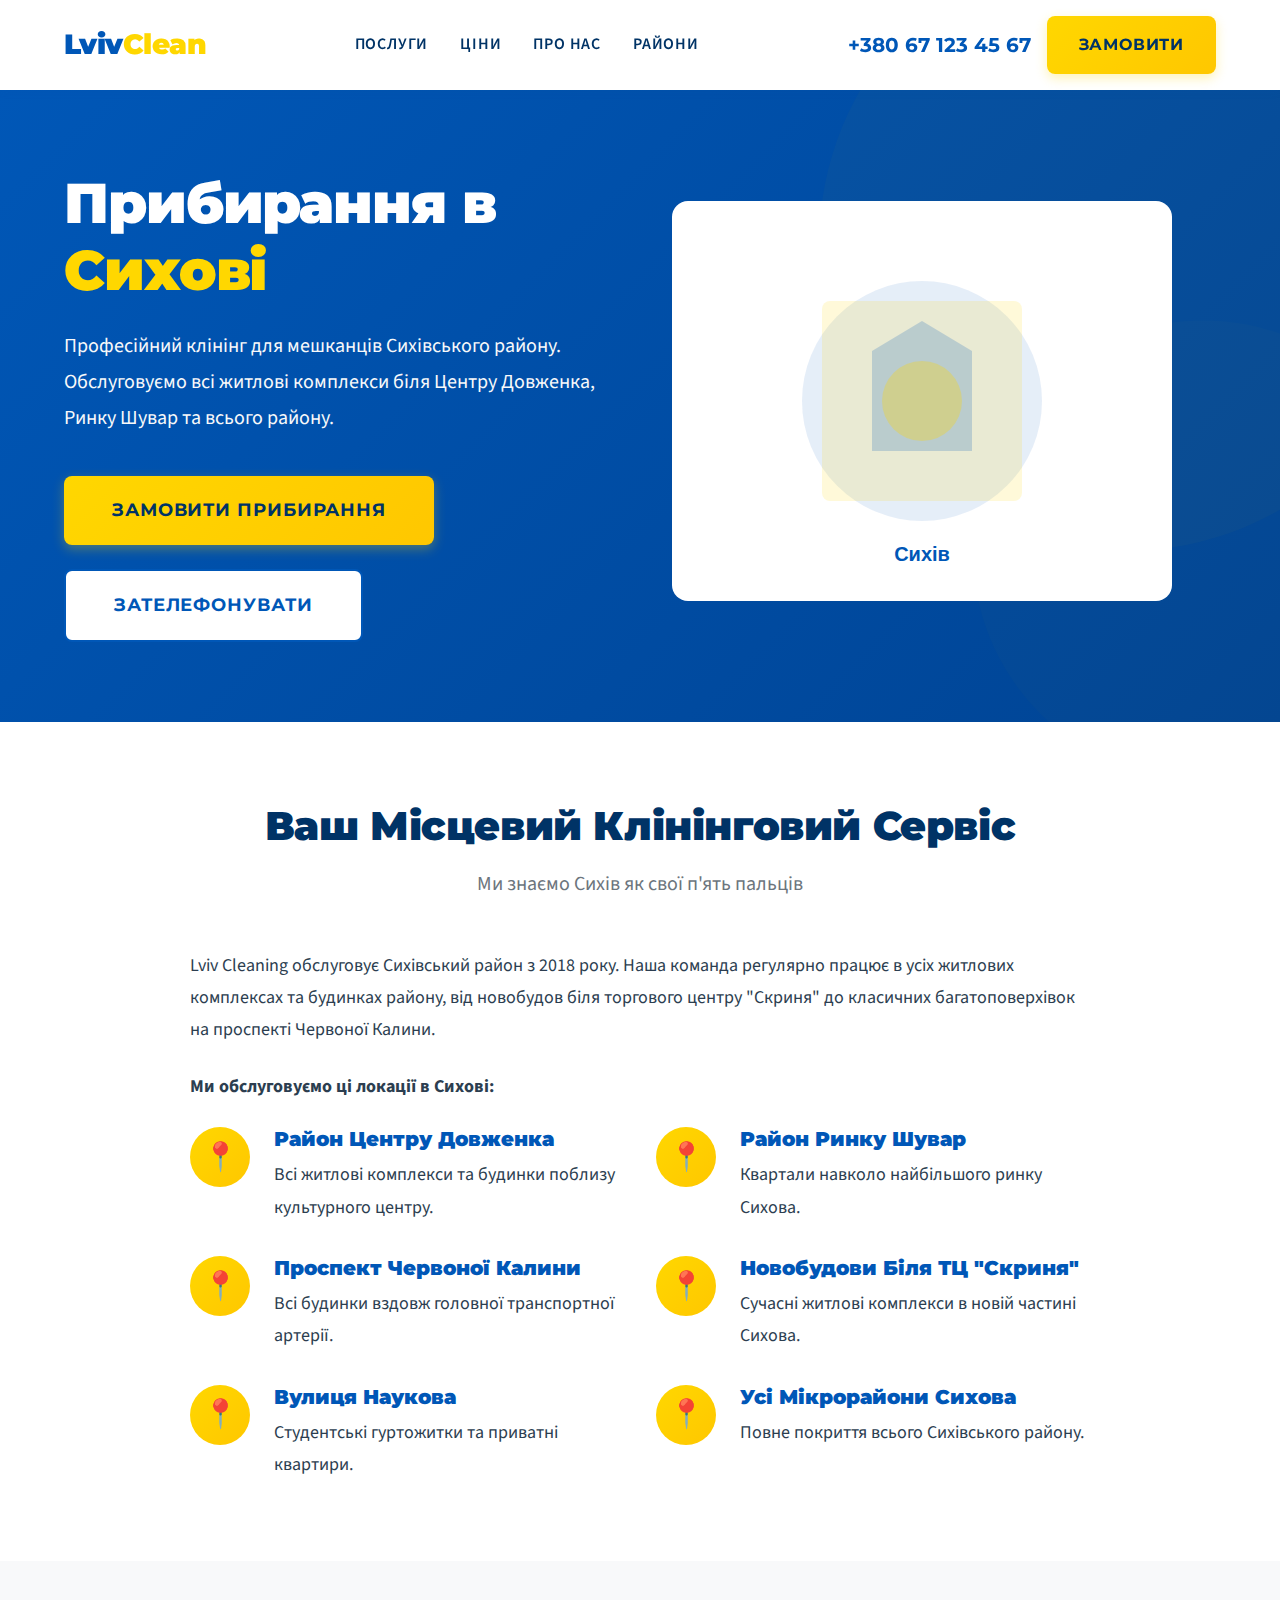
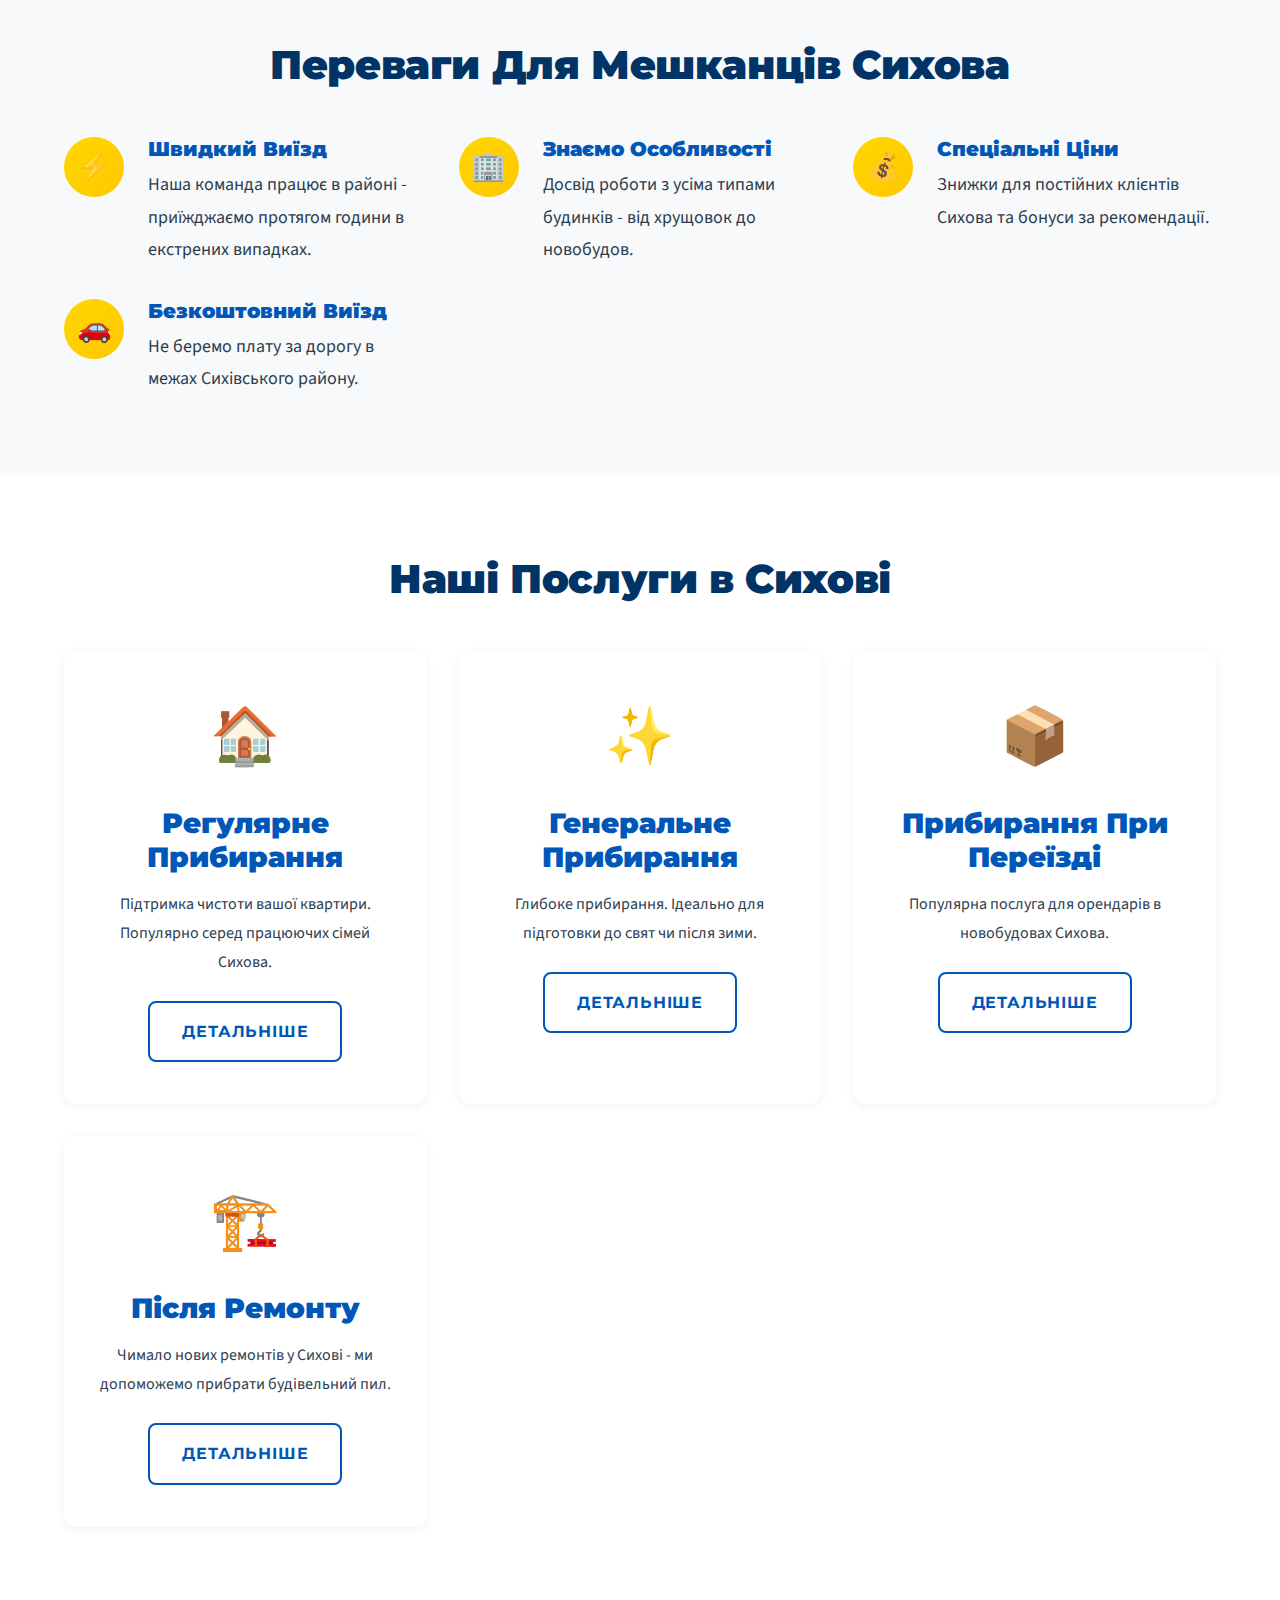
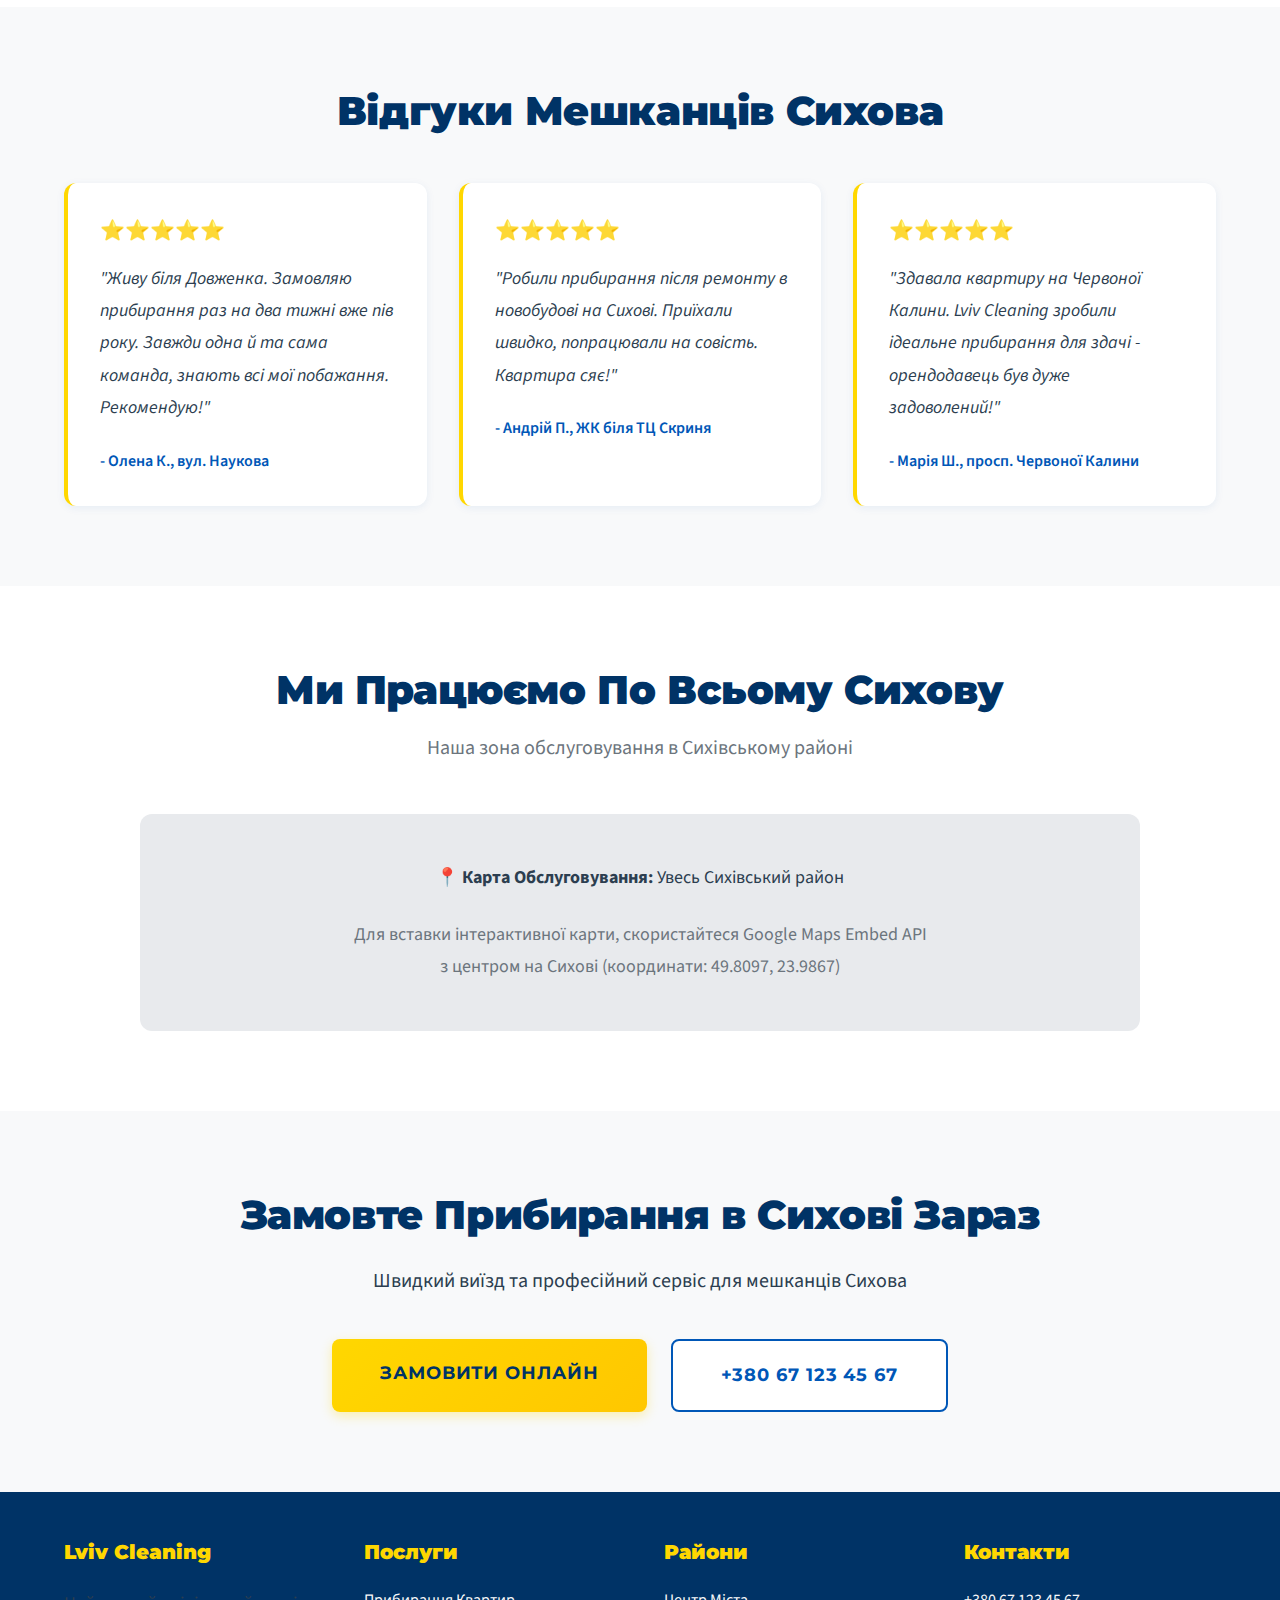
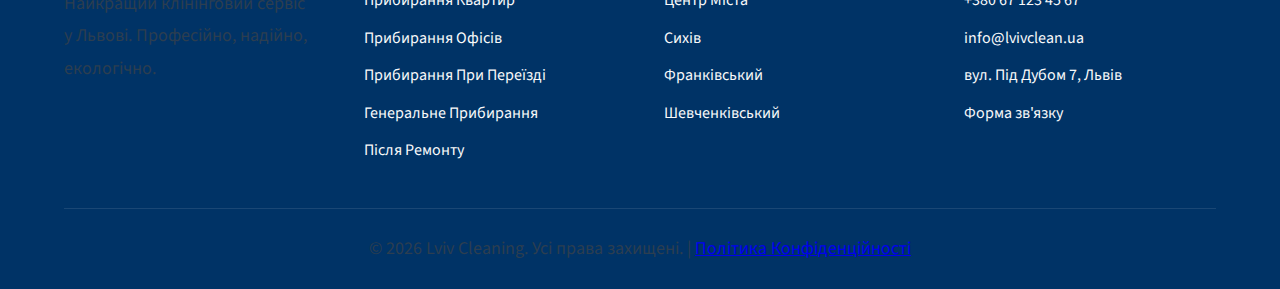
<file: location-sykhiv.html>
<!DOCTYPE html>
<html lang="uk">
<head>
    <meta charset="UTF-8">
    <meta name="viewport" content="width=device-width, initial-scale=1.0">
    <meta name="description" content="Професійні послуги прибирання в Сихові, Львів. Обслуговуємо всі житлові комплекси біля Центру Довженка та Ринку Шувар. ✓ Місцева команда ✓ Швидкий виїзд">
    <title>Прибирання в Сихові - Lviv Cleaning | Клінінг Сихівський Район</title>
    <link rel="stylesheet" href="styles.css">
</head>
<body>
    <!-- Header -->
    <header class="site-header">
        <div class="header-container">
            <a href="index.html" class="logo">Lviv<span>Clean</span></a>
            <nav class="main-nav">
                <a href="services.html">Послуги</a>
                <a href="pricing.html">Ціни</a>
                <a href="about.html">Про Нас</a>
                <a href="locations.html">Райони</a>
            </nav>
            <div class="header-contact">
                <a href="tel:+380671234567" class="phone-number">+380 67 123 45 67</a>
                <a href="contact.html" class="btn btn-primary">Замовити</a>
            </div>
        </div>
    </header>

    <!-- Location Hero -->
    <section class="hero">
        <div class="hero-container">
            <div class="hero-content">
                <h1>Прибирання в <span class="highlight">Сихові</span></h1>
                <p>Професійний клінінг для мешканців Сихівського району. Обслуговуємо всі житлові комплекси біля Центру Довженка, Ринку Шувар та всього району.</p>
                <div class="hero-buttons">
                    <a href="contact.html" class="btn btn-primary btn-large">Замовити Прибирання</a>
                    <a href="tel:+380671234567" class="btn btn-secondary btn-large">Зателефонувати</a>
                </div>
            </div>
            <div class="hero-image">
                <svg width="500" height="400" viewBox="0 0 500 400" xmlns="http://www.w3.org/2000/svg">
                    <rect width="500" height="400" fill="#FFFFFF" rx="16"/>
                    <circle cx="250" cy="200" r="120" fill="#0057B7" opacity="0.1"/>
                    <rect x="150" y="100" width="200" height="200" fill="#FFD700" opacity="0.15" rx="8"/>
                    <path d="M200 150 L250 120 L300 150 L300 250 L200 250 Z" fill="#0057B7" opacity="0.2"/>
                    <circle cx="250" cy="200" r="40" fill="#FFD700" opacity="0.3"/>
                    <text x="250" y="360" font-family="Arial" font-size="20" fill="#0057B7" text-anchor="middle" font-weight="bold">Сихів</text>
                </svg>
            </div>
        </div>
    </section>

    <!-- Local Context -->
    <section class="section section-white">
        <div class="section-container">
            <div class="section-header">
                <h2>Ваш Місцевий Клінінговий Сервіс</h2>
                <p>Ми знаємо Сихів як свої п'ять пальців</p>
            </div>
            <div style="max-width: 900px; margin: 0 auto;">
                <p style="font-size: 1.125rem; line-height: 1.8; margin-bottom: 1.5rem;">
                    Lviv Cleaning обслуговує Сихівський район з 2018 року. Наша команда регулярно працює в усіх житлових комплексах та будинках району, від новобудов біля торгового центру "Скриня" до класичних багатоповерхівок на проспекті Червоної Калини.
                </p>
                <p style="font-size: 1.125rem; line-height: 1.8; margin-bottom: 1.5rem;">
                    <strong>Ми обслуговуємо ці локації в Сихові:</strong>
                </p>
                <div class="features-grid">
                    <div class="feature-item">
                        <div class="feature-icon">📍</div>
                        <div class="feature-content">
                            <h4>Район Центру Довженка</h4>
                            <p>Всі житлові комплекси та будинки поблизу культурного центру.</p>
                        </div>
                    </div>
                    <div class="feature-item">
                        <div class="feature-icon">📍</div>
                        <div class="feature-content">
                            <h4>Район Ринку Шувар</h4>
                            <p>Квартали навколо найбільшого ринку Сихова.</p>
                        </div>
                    </div>
                    <div class="feature-item">
                        <div class="feature-icon">📍</div>
                        <div class="feature-content">
                            <h4>Проспект Червоної Калини</h4>
                            <p>Всі будинки вздовж головної транспортної артерії.</p>
                        </div>
                    </div>
                    <div class="feature-item">
                        <div class="feature-icon">📍</div>
                        <div class="feature-content">
                            <h4>Новобудови Біля ТЦ "Скриня"</h4>
                            <p>Сучасні житлові комплекси в новій частині Сихова.</p>
                        </div>
                    </div>
                    <div class="feature-item">
                        <div class="feature-icon">📍</div>
                        <div class="feature-content">
                            <h4>Вулиця Наукова</h4>
                            <p>Студентські гуртожитки та приватні квартири.</p>
                        </div>
                    </div>
                    <div class="feature-item">
                        <div class="feature-icon">📍</div>
                        <div class="feature-content">
                            <h4>Усі Мікрорайони Сихова</h4>
                            <p>Повне покриття всього Сихівського району.</p>
                        </div>
                    </div>
                </div>
            </div>
        </div>
    </section>

    <!-- Local Benefits -->
    <section class="section section-gray">
        <div class="section-container">
            <div class="section-header">
                <h2>Переваги Для Мешканців Сихова</h2>
            </div>
            <div class="features-grid">
                <div class="feature-item">
                    <div class="feature-icon">⚡</div>
                    <div class="feature-content">
                        <h4>Швидкий Виїзд</h4>
                        <p>Наша команда працює в районі - приїжджаємо протягом години в екстрених випадках.</p>
                    </div>
                </div>
                <div class="feature-item">
                    <div class="feature-icon">🏢</div>
                    <div class="feature-content">
                        <h4>Знаємо Особливості</h4>
                        <p>Досвід роботи з усіма типами будинків - від хрущовок до новобудов.</p>
                    </div>
                </div>
                <div class="feature-item">
                    <div class="feature-icon">💰</div>
                    <div class="feature-content">
                        <h4>Спеціальні Ціни</h4>
                        <p>Знижки для постійних клієнтів Сихова та бонуси за рекомендації.</p>
                    </div>
                </div>
                <div class="feature-item">
                    <div class="feature-icon">🚗</div>
                    <div class="feature-content">
                        <h4>Безкоштовний Виїзд</h4>
                        <p>Не беремо плату за дорогу в межах Сихівського району.</p>
                    </div>
                </div>
            </div>
        </div>
    </section>

    <!-- Services for Sykhiv -->
    <section class="section section-white">
        <div class="section-container">
            <div class="section-header">
                <h2>Наші Послуги в Сихові</h2>
            </div>
            <div class="services-grid">
                <div class="service-card">
                    <div class="service-icon">🏠</div>
                    <h3>Регулярне Прибирання</h3>
                    <p>Підтримка чистоти вашої квартири. Популярно серед працюючих сімей Сихова.</p>
                    <a href="service-residential.html" class="btn btn-secondary">Детальніше</a>
                </div>
                <div class="service-card">
                    <div class="service-icon">✨</div>
                    <h3>Генеральне Прибирання</h3>
                    <p>Глибоке прибирання. Ідеально для підготовки до свят чи після зими.</p>
                    <a href="service-deep-cleaning.html" class="btn btn-secondary">Детальніше</a>
                </div>
                <div class="service-card">
                    <div class="service-icon">📦</div>
                    <h3>Прибирання При Переїзді</h3>
                    <p>Популярна послуга для орендарів в новобудовах Сихова.</p>
                    <a href="service-move.html" class="btn btn-secondary">Детальніше</a>
                </div>
                <div class="service-card">
                    <div class="service-icon">🏗️</div>
                    <h3>Після Ремонту</h3>
                    <p>Чимало нових ремонтів у Сихові - ми допоможемо прибрати будівельний пил.</p>
                    <a href="service-post-renovation.html" class="btn btn-secondary">Детальніше</a>
                </div>
            </div>
        </div>
    </section>

    <!-- Local Testimonials -->
    <section class="section section-gray">
        <div class="section-container">
            <div class="section-header">
                <h2>Відгуки Мешканців Сихова</h2>
            </div>
            <div class="testimonials-grid">
                <div class="testimonial-card">
                    <div class="testimonial-rating">⭐⭐⭐⭐⭐</div>
                    <p class="testimonial-text">"Живу біля Довженка. Замовляю прибирання раз на два тижні вже пів року. Завжди одна й та сама команда, знають всі мої побажання. Рекомендую!"</p>
                    <div class="testimonial-author">- Олена К., вул. Наукова</div>
                </div>
                <div class="testimonial-card">
                    <div class="testimonial-rating">⭐⭐⭐⭐⭐</div>
                    <p class="testimonial-text">"Робили прибирання після ремонту в новобудові на Сихові. Приїхали швидко, попрацювали на совість. Квартира сяє!"</p>
                    <div class="testimonial-author">- Андрій П., ЖК біля ТЦ Скриня</div>
                </div>
                <div class="testimonial-card">
                    <div class="testimonial-rating">⭐⭐⭐⭐⭐</div>
                    <p class="testimonial-text">"Здавала квартиру на Червоної Калини. Lviv Cleaning зробили ідеальне прибирання для здачі - орендодавець був дуже задоволений!"</p>
                    <div class="testimonial-author">- Марія Ш., просп. Червоної Калини</div>
                </div>
            </div>
        </div>
    </section>

    <!-- Google Map Embed -->
    <section class="section section-white">
        <div class="section-container">
            <div class="section-header">
                <h2>Ми Працюємо По Всьому Сихову</h2>
                <p>Наша зона обслуговування в Сихівському районі</p>
            </div>
            <div style="max-width: 1000px; margin: 0 auto; text-align: center;">
                <div style="background: #E8EAED; padding: 3rem; border-radius: 12px;">
                    <p style="font-size: 1.125rem; color: #2C3E50; margin-bottom: 1.5rem;">
                        📍 <strong>Карта Обслуговування:</strong> Увесь Сихівський район
                    </p>
                    <p style="color: #6C757D;">
                        Для вставки інтерактивної карти, скористайтеся Google Maps Embed API<br>
                        з центром на Сихові (координати: 49.8097, 23.9867)
                    </p>
                </div>
            </div>
        </div>
    </section>

    <!-- Final CTA -->
    <section class="section section-gray">
        <div class="section-container" style="text-align: center;">
            <h2 style="margin-bottom: 1.5rem;">Замовте Прибирання в Сихові Зараз</h2>
            <p style="margin-bottom: 2.5rem; font-size: 1.25rem;">Швидкий виїзд та професійний сервіс для мешканців Сихова</p>
            <div style="display: flex; gap: 1.5rem; justify-content: center; flex-wrap: wrap;">
                <a href="contact.html" class="btn btn-primary btn-large">Замовити Онлайн</a>
                <a href="tel:+380671234567" class="btn btn-secondary btn-large">+380 67 123 45 67</a>
            </div>
        </div>
    </section>

    <!-- Footer -->
    <footer class="site-footer">
        <div class="footer-container">
            <div class="footer-section">
                <h4>Lviv Cleaning</h4>
                <p>Найкращий клінінговий сервіс у Львові. Професійно, надійно, екологічно.</p>
            </div>
            <div class="footer-section">
                <h4>Послуги</h4>
                <ul>
                    <li><a href="service-residential.html">Прибирання Квартир</a></li>
                    <li><a href="service-office.html">Прибирання Офісів</a></li>
                    <li><a href="service-move.html">Прибирання При Переїзді</a></li>
                    <li><a href="service-deep-cleaning.html">Генеральне Прибирання</a></li>
                    <li><a href="service-post-renovation.html">Після Ремонту</a></li>
                </ul>
            </div>
            <div class="footer-section">
                <h4>Райони</h4>
                <ul>
                    <li><a href="location-center.html">Центр Міста</a></li>
                    <li><a href="location-sykhiv.html">Сихів</a></li>
                    <li><a href="location-frankivskyi.html">Франківський</a></li>
                    <li><a href="location-shevchenkivskyi.html">Шевченківський</a></li>
                </ul>
            </div>
            <div class="footer-section">
                <h4>Контакти</h4>
                <ul>
                    <li><a href="tel:+380671234567">+380 67 123 45 67</a></li>
                    <li><a href="mailto:info@lvivclean.ua">info@lvivclean.ua</a></li>
                    <li>вул. Під Дубом 7, Львів</li>
                    <li><a href="contact.html">Форма зв'язку</a></li>
                </ul>
            </div>
        </div>
        <div class="footer-bottom">
            <p>&copy; 2026 Lviv Cleaning. Усі права захищені. | <a href="privacy.html">Політика Конфіденційності</a></p>
        </div>
    </footer>
</body>
</html>
</file>
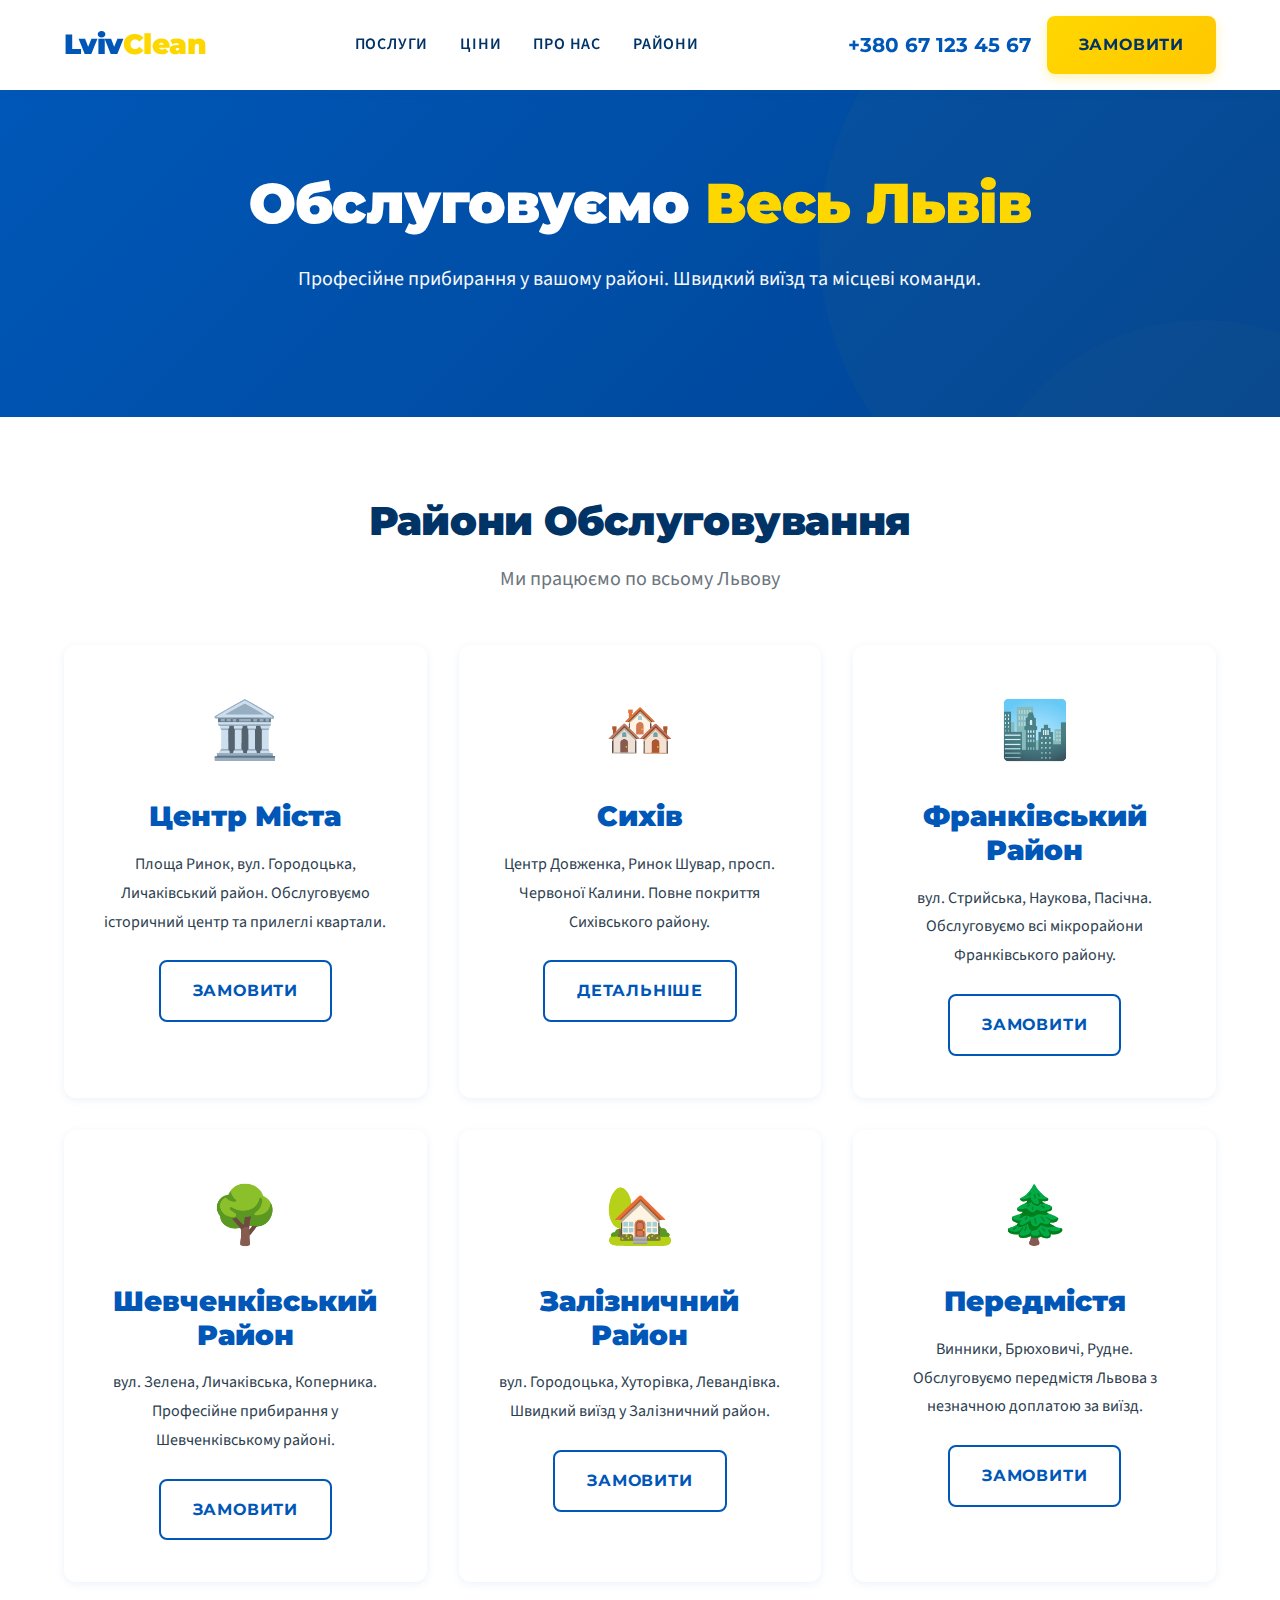
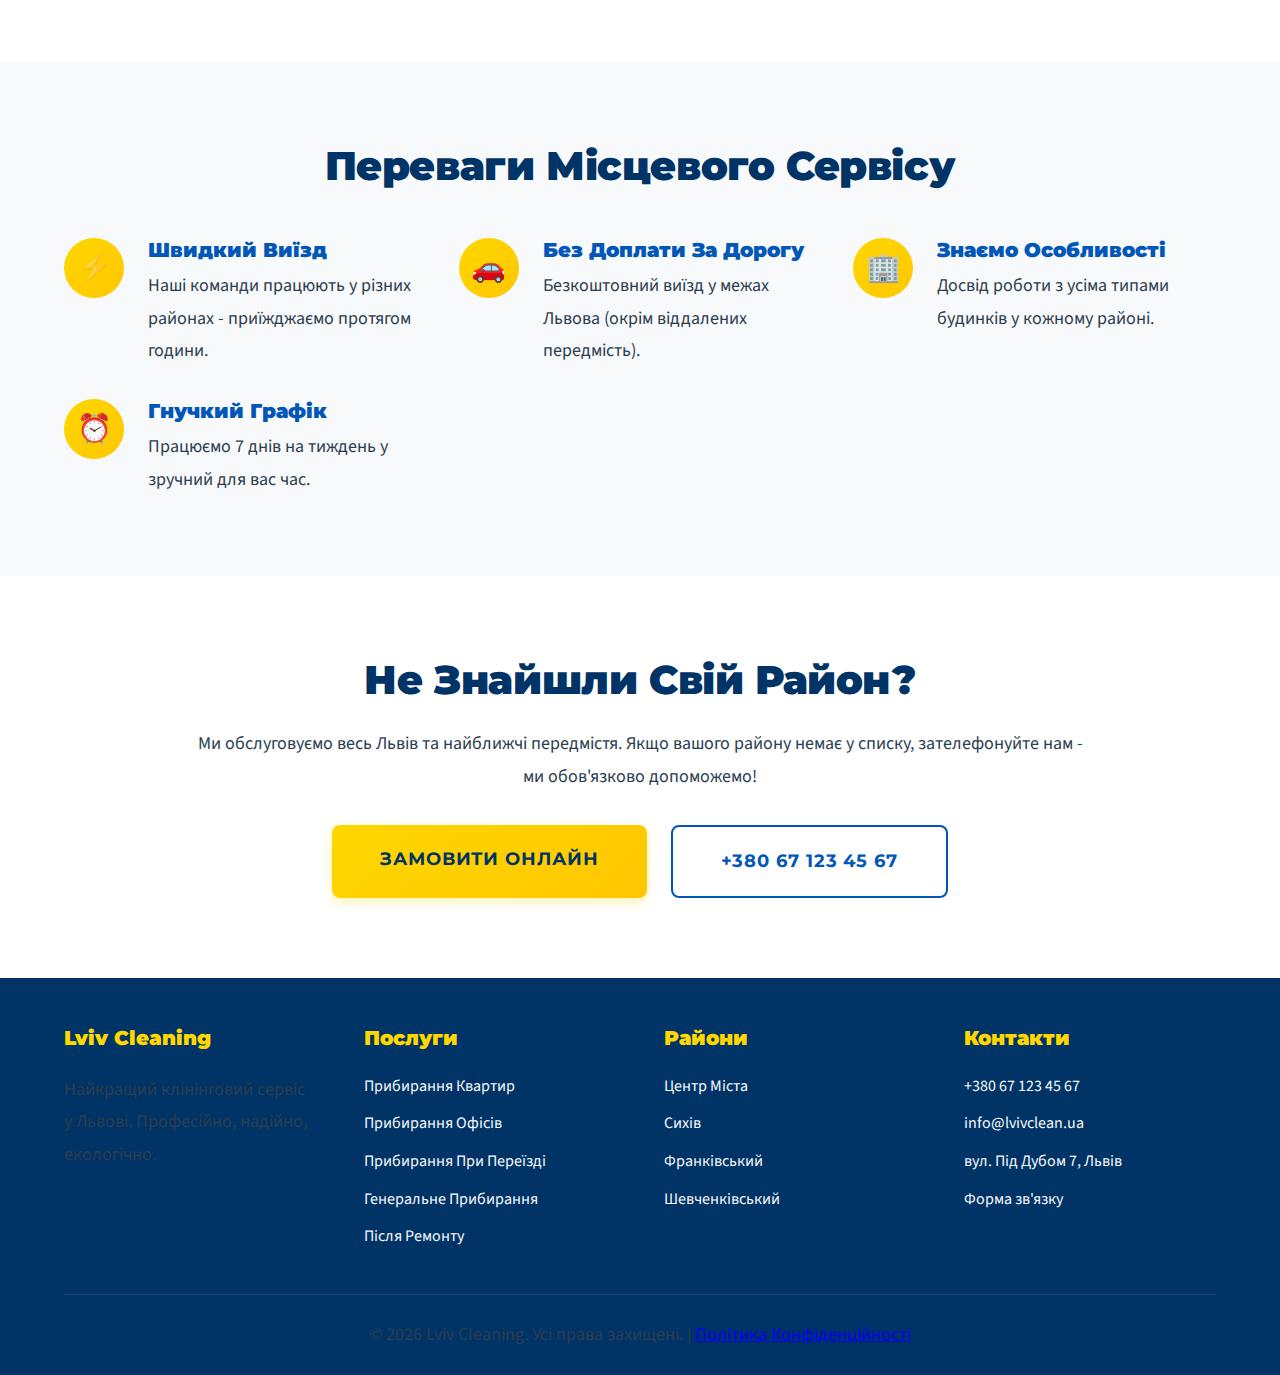
<file: locations.html>
<!DOCTYPE html>
<html lang="uk">
<head>
    <meta charset="UTF-8">
    <meta name="viewport" content="width=device-width, initial-scale=1.0">
    <meta name="description" content="Райони обслуговування Lviv Cleaning. Прибирання по всьому Львову: Сихів, Центр, Франківський, Шевченківський та інші райони.">
    <title>Райони Обслуговування - Lviv Cleaning | Прибирання у Львові</title>
    <link rel="stylesheet" href="styles.css">
</head>
<body>
    <!-- Header -->
    <header class="site-header">
        <div class="header-container">
            <a href="index.html" class="logo">Lviv<span>Clean</span></a>
            <nav class="main-nav">
                <a href="services.html">Послуги</a>
                <a href="pricing.html">Ціни</a>
                <a href="about.html">Про Нас</a>
                <a href="locations.html">Райони</a>
            </nav>
            <div class="header-contact">
                <a href="tel:+380671234567" class="phone-number">+380 67 123 45 67</a>
                <a href="contact.html" class="btn btn-primary">Замовити</a>
            </div>
        </div>
    </header>

    <!-- Page Hero -->
    <section class="hero">
        <div class="hero-container" style="grid-template-columns: 1fr;">
            <div class="hero-content" style="text-align: center; max-width: 800px; margin: 0 auto;">
                <h1>Обслуговуємо <span class="highlight">Весь Львів</span></h1>
                <p>Професійне прибирання у вашому районі. Швидкий виїзд та місцеві команди.</p>
            </div>
        </div>
    </section>

    <!-- Coverage Map -->
    <section class="section section-white">
        <div class="section-container">
            <div class="section-header">
                <h2>Райони Обслуговування</h2>
                <p>Ми працюємо по всьому Львову</p>
            </div>

            <div class="services-grid">
                <div class="service-card">
                    <div class="service-icon">🏛️</div>
                    <h3>Центр Міста</h3>
                    <p>Площа Ринок, вул. Городоцька, Личаківський район. Обслуговуємо історичний центр та прилеглі квартали.</p>
                    <a href="contact.html" class="btn btn-secondary">Замовити</a>
                </div>

                <div class="service-card">
                    <div class="service-icon">🏘️</div>
                    <h3>Сихів</h3>
                    <p>Центр Довженка, Ринок Шувар, просп. Червоної Калини. Повне покриття Сихівського району.</p>
                    <a href="location-sykhiv.html" class="btn btn-secondary">Детальніше</a>
                </div>

                <div class="service-card">
                    <div class="service-icon">🏙️</div>
                    <h3>Франківський Район</h3>
                    <p>вул. Стрийська, Наукова, Пасічна. Обслуговуємо всі мікрорайони Франківського району.</p>
                    <a href="contact.html" class="btn btn-secondary">Замовити</a>
                </div>

                <div class="service-card">
                    <div class="service-icon">🌳</div>
                    <h3>Шевченківський Район</h3>
                    <p>вул. Зелена, Личаківська, Коперника. Професійне прибирання у Шевченківському районі.</p>
                    <a href="contact.html" class="btn btn-secondary">Замовити</a>
                </div>

                <div class="service-card">
                    <div class="service-icon">🏡</div>
                    <h3>Залізничний Район</h3>
                    <p>вул. Городоцька, Хуторівка, Левандівка. Швидкий виїзд у Залізничний район.</p>
                    <a href="contact.html" class="btn btn-secondary">Замовити</a>
                </div>

                <div class="service-card">
                    <div class="service-icon">🌲</div>
                    <h3>Передмістя</h3>
                    <p>Винники, Брюховичі, Рудне. Обслуговуємо передмістя Львова з незначною доплатою за виїзд.</p>
                    <a href="contact.html" class="btn btn-secondary">Замовити</a>
                </div>
            </div>
        </div>
    </section>

    <!-- Benefits -->
    <section class="section section-gray">
        <div class="section-container">
            <div class="section-header">
                <h2>Переваги Місцевого Сервісу</h2>
            </div>
            <div class="features-grid">
                <div class="feature-item">
                    <div class="feature-icon">⚡</div>
                    <div class="feature-content">
                        <h4>Швидкий Виїзд</h4>
                        <p>Наші команди працюють у різних районах - приїжджаємо протягом години.</p>
                    </div>
                </div>
                <div class="feature-item">
                    <div class="feature-icon">🚗</div>
                    <div class="feature-content">
                        <h4>Без Доплати За Дорогу</h4>
                        <p>Безкоштовний виїзд у межах Львова (окрім віддалених передмість).</p>
                    </div>
                </div>
                <div class="feature-item">
                    <div class="feature-icon">🏢</div>
                    <div class="feature-content">
                        <h4>Знаємо Особливості</h4>
                        <p>Досвід роботи з усіма типами будинків у кожному районі.</p>
                    </div>
                </div>
                <div class="feature-item">
                    <div class="feature-icon">⏰</div>
                    <div class="feature-content">
                        <h4>Гнучкий Графік</h4>
                        <p>Працюємо 7 днів на тиждень у зручний для вас час.</p>
                    </div>
                </div>
            </div>
        </div>
    </section>

    <!-- Coverage Info -->
    <section class="section section-white">
        <div class="section-container" style="max-width: 900px; margin: 0 auto; text-align: center;">
            <h2 style="margin-bottom: 1.5rem;">Не Знайшли Свій Район?</h2>
            <p style="font-size: 1.125rem; line-height: 1.8; margin-bottom: 2rem;">
                Ми обслуговуємо весь Львів та найближчі передмістя. Якщо вашого району немає у списку, зателефонуйте нам - ми обов'язково допоможемо!
            </p>
            <div style="display: flex; gap: 1.5rem; justify-content: center; flex-wrap: wrap;">
                <a href="contact.html" class="btn btn-primary btn-large">Замовити Онлайн</a>
                <a href="tel:+380671234567" class="btn btn-secondary btn-large">+380 67 123 45 67</a>
            </div>
        </div>
    </section>

    <!-- Footer -->
    <footer class="site-footer">
        <div class="footer-container">
            <div class="footer-section">
                <h4>Lviv Cleaning</h4>
                <p>Найкращий клінінговий сервіс у Львові. Професійно, надійно, екологічно.</p>
            </div>
            <div class="footer-section">
                <h4>Послуги</h4>
                <ul>
                    <li><a href="contact.html">Прибирання Квартир</a></li>
                    <li><a href="contact.html">Прибирання Офісів</a></li>
                    <li><a href="service-move.html">Прибирання При Переїзді</a></li>
                    <li><a href="contact.html">Генеральне Прибирання</a></li>
                    <li><a href="contact.html">Після Ремонту</a></li>
                </ul>
            </div>
            <div class="footer-section">
                <h4>Райони</h4>
                <ul>
                    <li><a href="contact.html">Центр Міста</a></li>
                    <li><a href="location-sykhiv.html">Сихів</a></li>
                    <li><a href="contact.html">Франківський</a></li>
                    <li><a href="contact.html">Шевченківський</a></li>
                </ul>
            </div>
            <div class="footer-section">
                <h4>Контакти</h4>
                <ul>
                    <li><a href="tel:+380671234567">+380 67 123 45 67</a></li>
                    <li><a href="mailto:info@lvivclean.ua">info@lvivclean.ua</a></li>
                    <li>вул. Під Дубом 7, Львів</li>
                    <li><a href="contact.html">Форма зв'язку</a></li>
                </ul>
            </div>
        </div>
        <div class="footer-bottom">
            <p>&copy; 2026 Lviv Cleaning. Усі права захищені. | <a href="privacy.html">Політика Конфіденційності</a></p>
        </div>
    </footer>
</body>
</html>
</file>
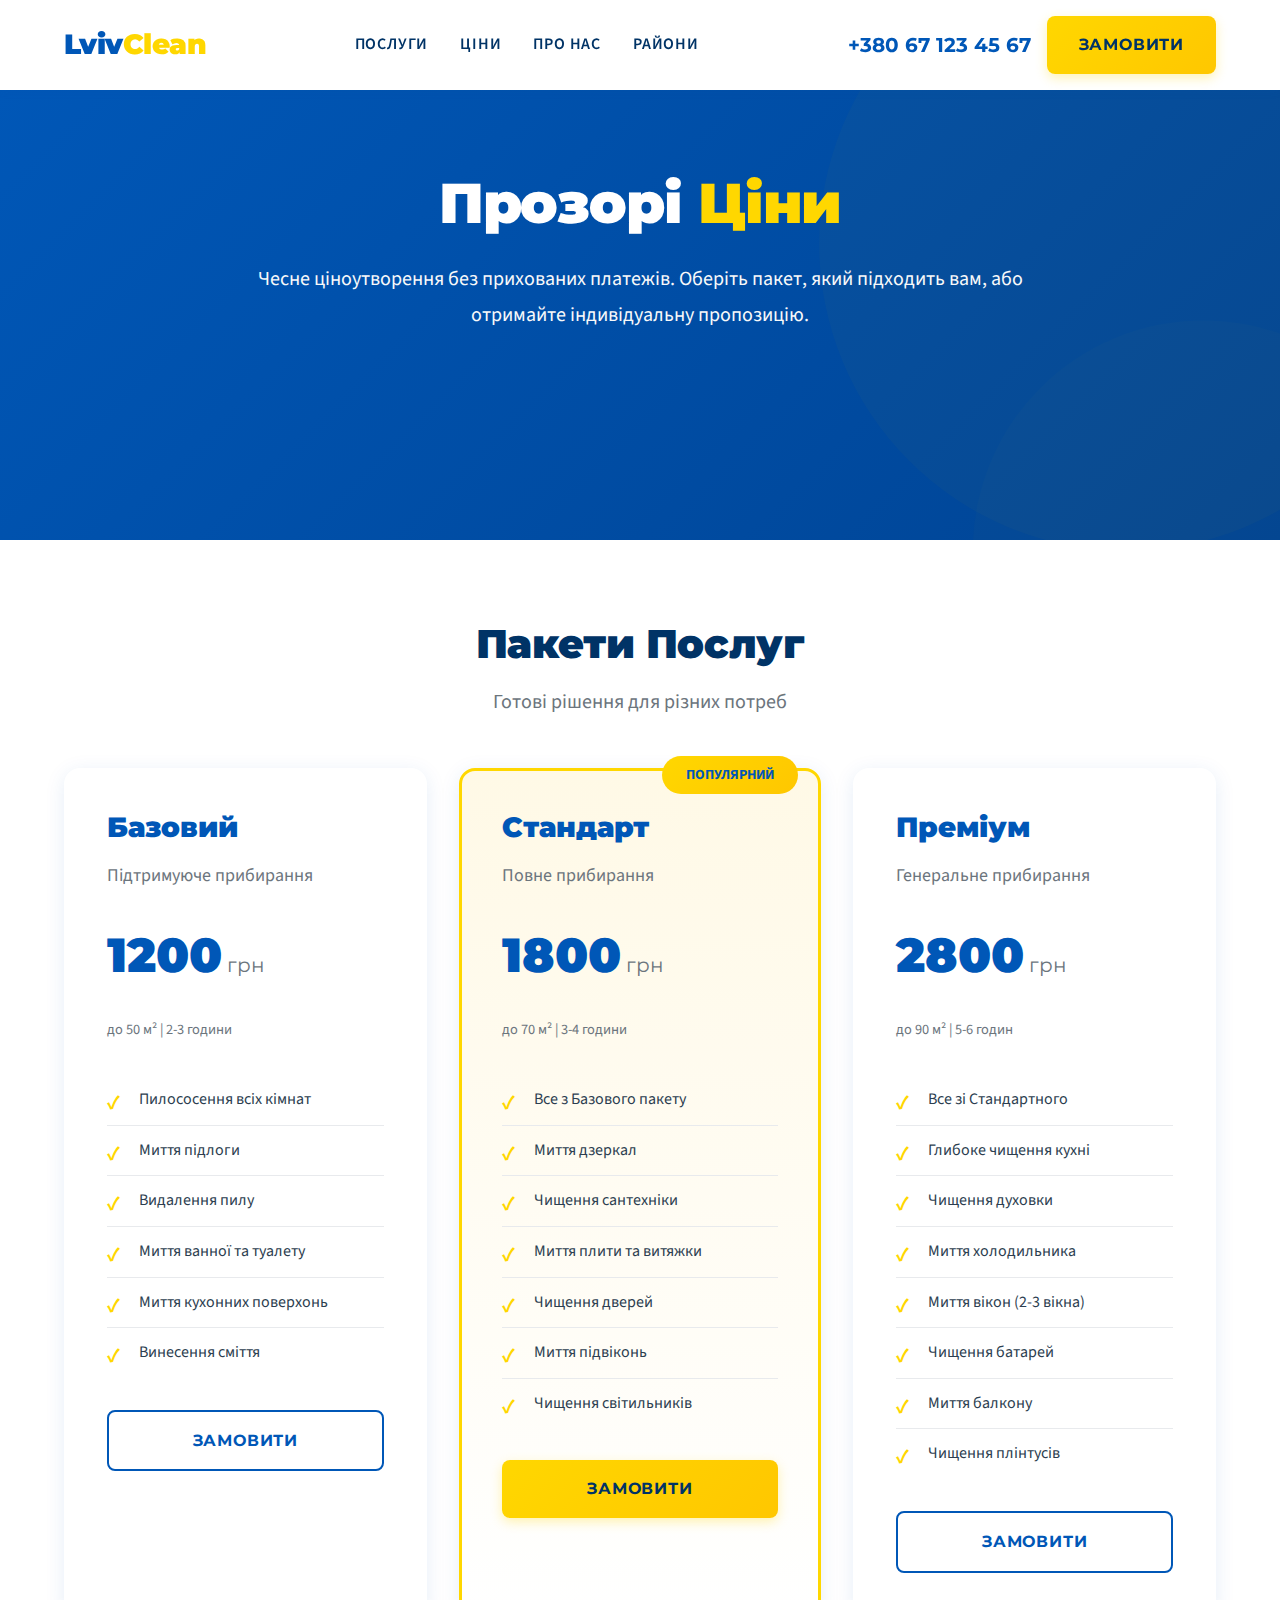
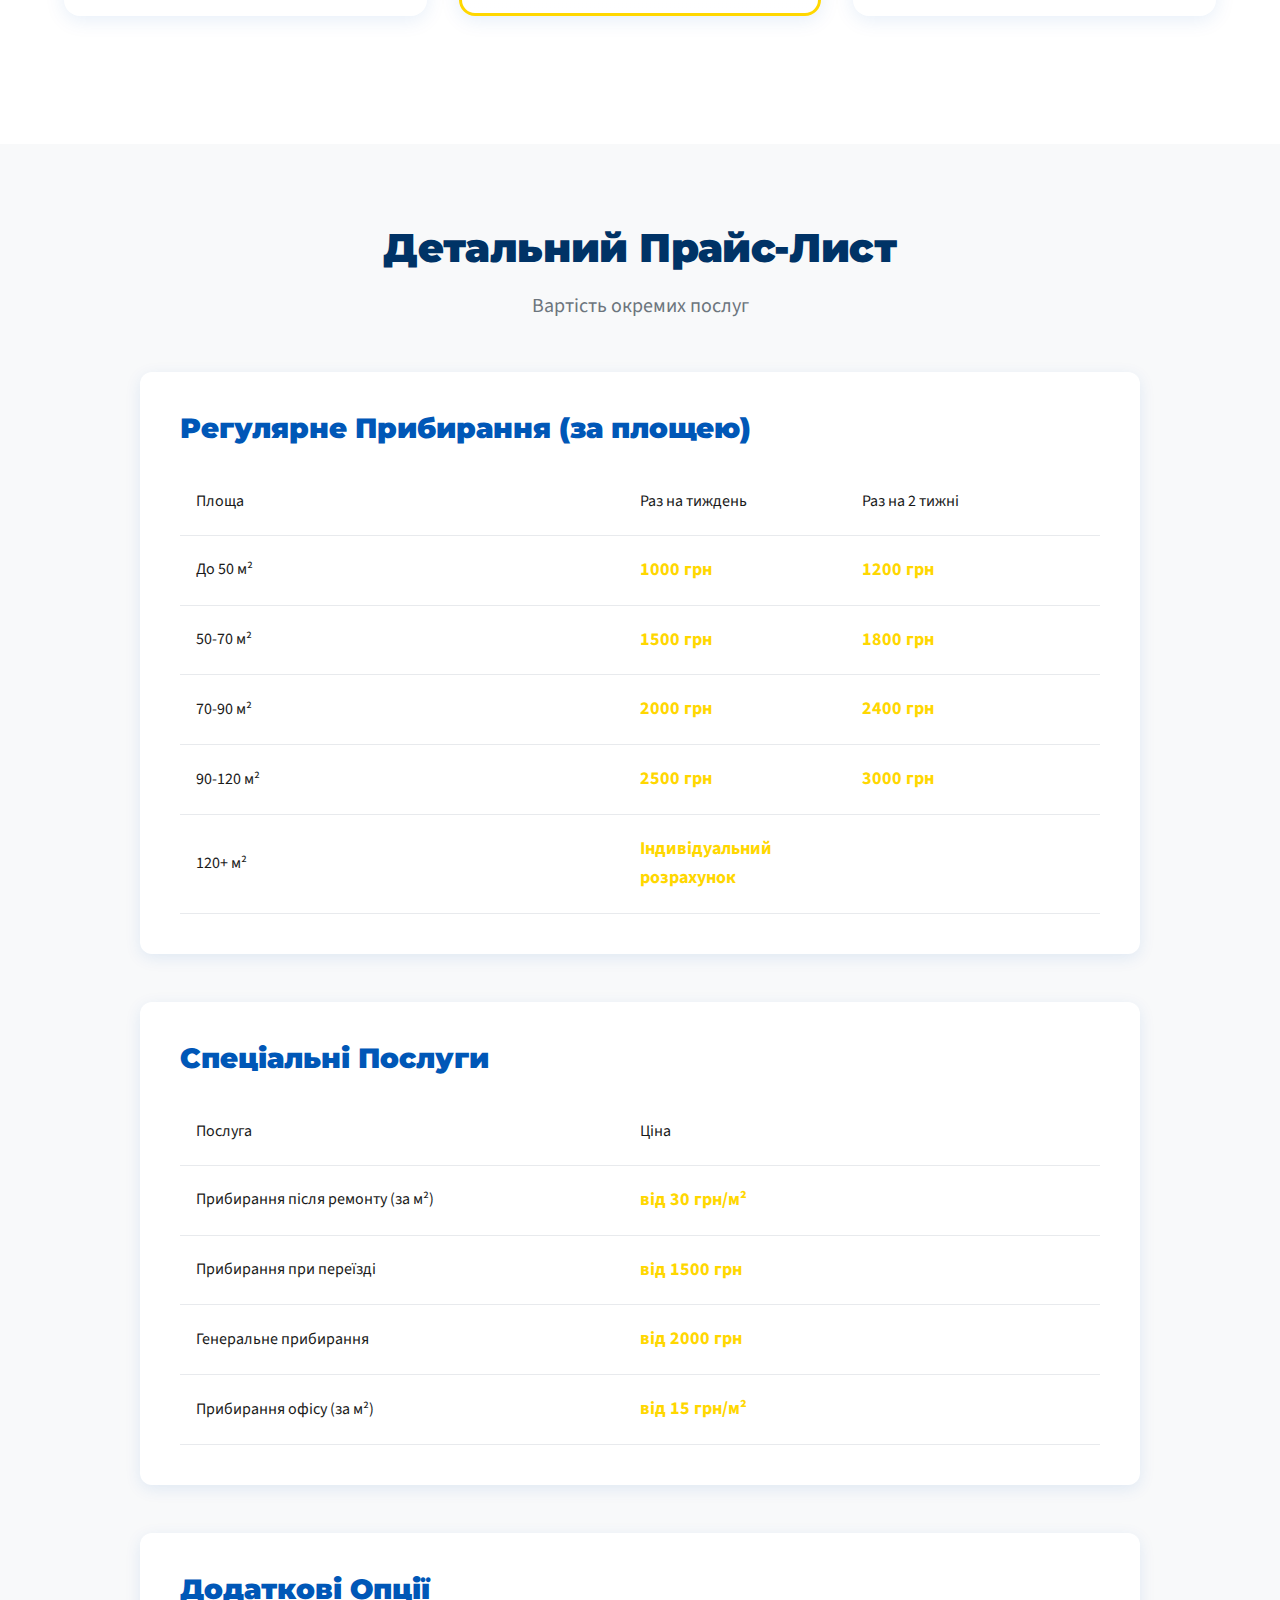
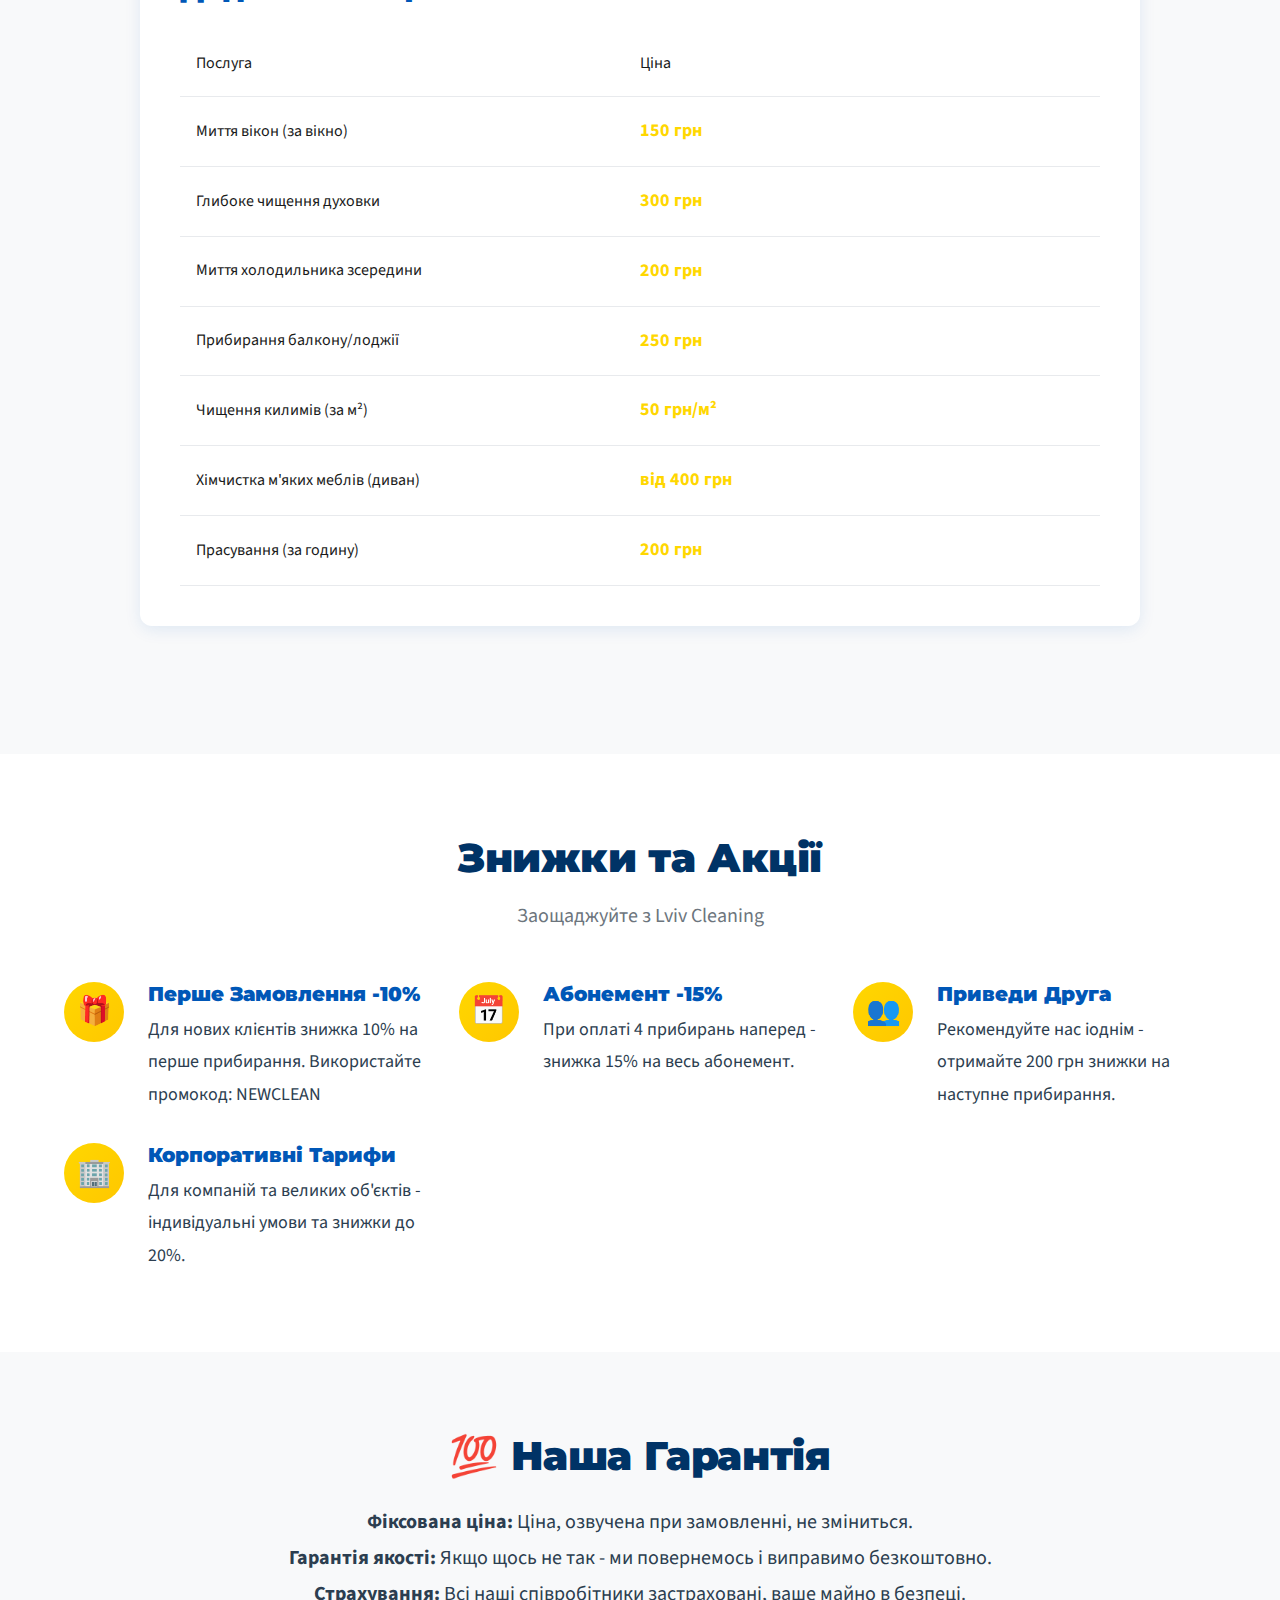
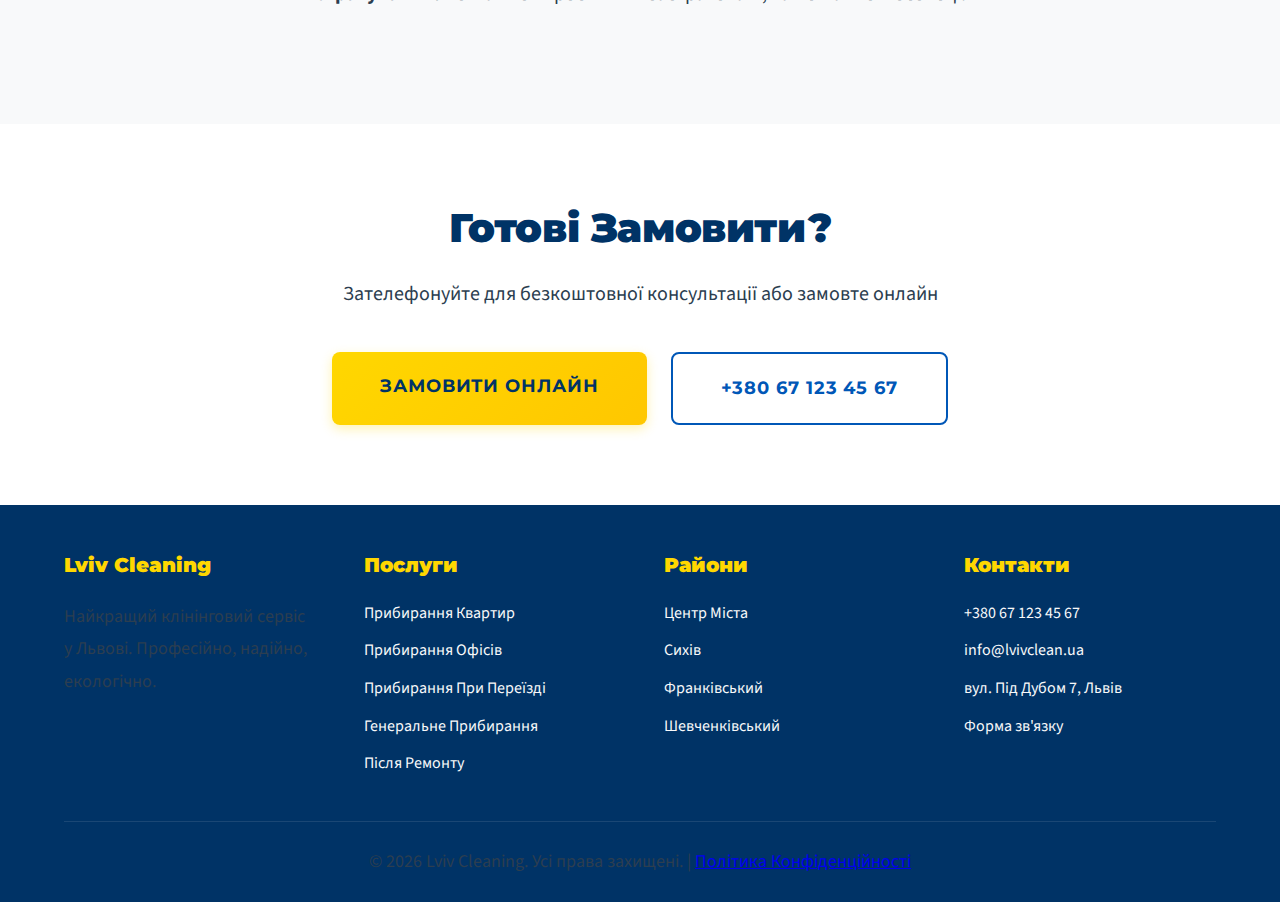
<file: pricing.html>
<!DOCTYPE html>
<html lang="uk">
<head>
    <meta charset="UTF-8">
    <meta name="viewport" content="width=device-width, initial-scale=1.0">
    <meta name="description" content="Прозорі ціни на послуги прибирання у Львові. Пакети послуг, знижки для постійних клієнтів. Без прихованих платежів.">
    <title>Ціни на Прибирання - Lviv Cleaning | Вартість Послуг</title>
    <link rel="stylesheet" href="styles.css">
    <style>
        .pricing-cards {
            display: grid;
            grid-template-columns: repeat(auto-fit, minmax(320px, 1fr));
            gap: 2rem;
            margin: 3rem 0;
        }
        .pricing-card {
            background: white;
            border-radius: 16px;
            padding: 2.5rem;
            box-shadow: 0 4px 20px rgba(0, 87, 183, 0.1);
            border: 3px solid transparent;
            transition: all 0.3s ease;
            position: relative;
        }
        .pricing-card:hover {
            transform: translateY(-8px);
            border-color: #FFD700;
            box-shadow: 0 8px 32px rgba(0, 87, 183, 0.15);
        }
        .pricing-card.popular {
            border-color: #FFD700;
            background: linear-gradient(to bottom, #FFF9E6 0%, white 100%);
        }
        .popular-badge {
            position: absolute;
            top: -15px;
            right: 20px;
            background: linear-gradient(135deg, #FFD700, #FFC700);
            color: #0057B7;
            padding: 0.5rem 1.5rem;
            border-radius: 20px;
            font-weight: 700;
            font-size: 0.875rem;
            text-transform: uppercase;
        }
        .pricing-card h3 {
            color: #0057B7;
            font-size: 1.75rem;
            margin-bottom: 1rem;
        }
        .price {
            font-family: 'Montserrat', sans-serif;
            font-size: 3rem;
            font-weight: 900;
            color: #0057B7;
            margin: 1.5rem 0;
        }
        .price span {
            font-size: 1.25rem;
            font-weight: 400;
            color: #6C757D;
        }
        .pricing-features {
            list-style: none;
            margin: 2rem 0;
            padding: 0;
        }
        .pricing-features li {
            padding: 0.75rem 0;
            padding-left: 2rem;
            position: relative;
            border-bottom: 1px solid #E8EAED;
            color: #2C3E50;
        }
        .pricing-features li:last-child {
            border-bottom: none;
        }
        .pricing-features li::before {
            content: '✓';
            position: absolute;
            left: 0;
            color: #FFD700;
            font-weight: bold;
            font-size: 1.25rem;
        }
        .pricing-table-section {
            background: white;
            padding: 2.5rem;
            border-radius: 12px;
            box-shadow: 0 4px 16px rgba(0, 87, 183, 0.1);
            margin: 3rem 0;
        }
        .price-row {
            display: grid;
            grid-template-columns: 2fr 1fr 1fr;
            padding: 1.25rem 1rem;
            border-bottom: 1px solid #E8EAED;
            align-items: center;
        }
        .price-row:first-child {
            background: linear-gradient(135deg, #0057B7, #004494);
            color: white;
            font-weight: 700;
            border-radius: 8px 8px 0 0;
            margin-bottom: 0.5rem;
        }
        .price-row:hover:not(:first-child) {
            background: #F8F9FA;
        }
        .price-amount {
            color: #FFD700;
            font-weight: 700;
            font-size: 1.125rem;
        }
        @media (max-width: 768px) {
            .price-row {
                grid-template-columns: 1fr;
                gap: 0.5rem;
            }
        }
    </style>
</head>
<body>
    <!-- Header -->
    <header class="site-header">
        <div class="header-container">
            <a href="index.html" class="logo">Lviv<span>Clean</span></a>
            <nav class="main-nav">
                <a href="services.html">Послуги</a>
                <a href="pricing.html">Ціни</a>
                <a href="about.html">Про Нас</a>
                <a href="locations.html">Райони</a>
            </nav>
            <div class="header-contact">
                <a href="tel:+380671234567" class="phone-number">+380 67 123 45 67</a>
                <a href="contact.html" class="btn btn-primary">Замовити</a>
            </div>
        </div>
    </header>

    <!-- Page Hero -->
    <section class="hero" style="min-height: 50vh;">
        <div class="hero-container" style="grid-template-columns: 1fr;">
            <div class="hero-content" style="text-align: center; max-width: 800px; margin: 0 auto;">
                <h1>Прозорі <span class="highlight">Ціни</span></h1>
                <p>Чесне ціноутворення без прихованих платежів. Оберіть пакет, який підходить вам, або отримайте індивідуальну пропозицію.</p>
            </div>
        </div>
    </section>

    <!-- Pricing Packages -->
    <section class="section section-white">
        <div class="section-container">
            <div class="section-header">
                <h2>Пакети Послуг</h2>
                <p>Готові рішення для різних потреб</p>
            </div>

            <div class="pricing-cards">
                <!-- Basic Package -->
                <div class="pricing-card">
                    <h3>Базовий</h3>
                    <p style="color: #6C757D;">Підтримуюче прибирання</p>
                    <div class="price">1200<span> грн</span></div>
                    <p style="font-size: 0.9rem; color: #6C757D; margin-bottom: 1.5rem;">до 50 м² | 2-3 години</p>
                    <ul class="pricing-features">
                        <li>Пилососення всіх кімнат</li>
                        <li>Миття підлоги</li>
                        <li>Видалення пилу</li>
                        <li>Миття ванної та туалету</li>
                        <li>Миття кухонних поверхонь</li>
                        <li>Винесення сміття</li>
                    </ul>
                    <a href="contact.html" class="btn btn-secondary" style="width: 100%;">Замовити</a>
                </div>

                <!-- Standard Package (Popular) -->
                <div class="pricing-card popular">
                    <span class="popular-badge">Популярний</span>
                    <h3>Стандарт</h3>
                    <p style="color: #6C757D;">Повне прибирання</p>
                    <div class="price">1800<span> грн</span></div>
                    <p style="font-size: 0.9rem; color: #6C757D; margin-bottom: 1.5rem;">до 70 м² | 3-4 години</p>
                    <ul class="pricing-features">
                        <li>Все з Базового пакету</li>
                        <li>Миття дзеркал</li>
                        <li>Чищення сантехніки</li>
                        <li>Миття плити та витяжки</li>
                        <li>Чищення дверей</li>
                        <li>Миття підвіконь</li>
                        <li>Чищення світильників</li>
                    </ul>
                    <a href="contact.html" class="btn btn-primary" style="width: 100%;">Замовити</a>
                </div>

                <!-- Premium Package -->
                <div class="pricing-card">
                    <h3>Преміум</h3>
                    <p style="color: #6C757D;">Генеральне прибирання</p>
                    <div class="price">2800<span> грн</span></div>
                    <p style="font-size: 0.9rem; color: #6C757D; margin-bottom: 1.5rem;">до 90 м² | 5-6 годин</p>
                    <ul class="pricing-features">
                        <li>Все зі Стандартного</li>
                        <li>Глибоке чищення кухні</li>
                        <li>Чищення духовки</li>
                        <li>Миття холодильника</li>
                        <li>Миття вікон (2-3 вікна)</li>
                        <li>Чищення батарей</li>
                        <li>Миття балкону</li>
                        <li>Чищення плінтусів</li>
                    </ul>
                    <a href="contact.html" class="btn btn-secondary" style="width: 100%;">Замовити</a>
                </div>
            </div>
        </div>
    </section>

    <!-- Detailed Pricing Table -->
    <section class="section section-gray">
        <div class="section-container">
            <div class="section-header">
                <h2>Детальний Прайс-Лист</h2>
                <p>Вартість окремих послуг</p>
            </div>

            <div style="max-width: 1000px; margin: 0 auto;">
                <div class="pricing-table-section">
                    <h3 style="margin-bottom: 1.5rem; color: #0057B7;">Регулярне Прибирання (за площею)</h3>
                    <div class="price-row">
                        <div>Площа</div>
                        <div>Раз на тиждень</div>
                        <div>Раз на 2 тижні</div>
                    </div>
                    <div class="price-row">
                        <div>До 50 м²</div>
                        <div class="price-amount">1000 грн</div>
                        <div class="price-amount">1200 грн</div>
                    </div>
                    <div class="price-row">
                        <div>50-70 м²</div>
                        <div class="price-amount">1500 грн</div>
                        <div class="price-amount">1800 грн</div>
                    </div>
                    <div class="price-row">
                        <div>70-90 м²</div>
                        <div class="price-amount">2000 грн</div>
                        <div class="price-amount">2400 грн</div>
                    </div>
                    <div class="price-row">
                        <div>90-120 м²</div>
                        <div class="price-amount">2500 грн</div>
                        <div class="price-amount">3000 грн</div>
                    </div>
                    <div class="price-row">
                        <div>120+ м²</div>
                        <div class="price-amount" colspan="2">Індивідуальний розрахунок</div>
                    </div>
                </div>

                <div class="pricing-table-section">
                    <h3 style="margin-bottom: 1.5rem; color: #0057B7;">Спеціальні Послуги</h3>
                    <div class="price-row">
                        <div>Послуга</div>
                        <div colspan="2">Ціна</div>
                    </div>
                    <div class="price-row">
                        <div>Прибирання після ремонту (за м²)</div>
                        <div colspan="2" class="price-amount">від 30 грн/м²</div>
                    </div>
                    <div class="price-row">
                        <div>Прибирання при переїзді</div>
                        <div colspan="2" class="price-amount">від 1500 грн</div>
                    </div>
                    <div class="price-row">
                        <div>Генеральне прибирання</div>
                        <div colspan="2" class="price-amount">від 2000 грн</div>
                    </div>
                    <div class="price-row">
                        <div>Прибирання офісу (за м²)</div>
                        <div colspan="2" class="price-amount">від 15 грн/м²</div>
                    </div>
                </div>

                <div class="pricing-table-section">
                    <h3 style="margin-bottom: 1.5rem; color: #0057B7;">Додаткові Опції</h3>
                    <div class="price-row">
                        <div>Послуга</div>
                        <div colspan="2">Ціна</div>
                    </div>
                    <div class="price-row">
                        <div>Миття вікон (за вікно)</div>
                        <div colspan="2" class="price-amount">150 грн</div>
                    </div>
                    <div class="price-row">
                        <div>Глибоке чищення духовки</div>
                        <div colspan="2" class="price-amount">300 грн</div>
                    </div>
                    <div class="price-row">
                        <div>Миття холодильника зсередини</div>
                        <div colspan="2" class="price-amount">200 грн</div>
                    </div>
                    <div class="price-row">
                        <div>Прибирання балкону/лоджії</div>
                        <div colspan="2" class="price-amount">250 грн</div>
                    </div>
                    <div class="price-row">
                        <div>Чищення килимів (за м²)</div>
                        <div colspan="2" class="price-amount">50 грн/м²</div>
                    </div>
                    <div class="price-row">
                        <div>Хімчистка м'яких меблів (диван)</div>
                        <div colspan="2" class="price-amount">від 400 грн</div>
                    </div>
                    <div class="price-row">
                        <div>Прасування (за годину)</div>
                        <div colspan="2" class="price-amount">200 грн</div>
                    </div>
                </div>
            </div>
        </div>
    </section>

    <!-- Discounts -->
    <section class="section section-white">
        <div class="section-container">
            <div class="section-header">
                <h2>Знижки та Акції</h2>
                <p>Заощаджуйте з Lviv Cleaning</p>
            </div>

            <div class="features-grid">
                <div class="feature-item">
                    <div class="feature-icon">🎁</div>
                    <div class="feature-content">
                        <h4>Перше Замовлення -10%</h4>
                        <p>Для нових клієнтів знижка 10% на перше прибирання. Використайте промокод: NEWCLEAN</p>
                    </div>
                </div>
                <div class="feature-item">
                    <div class="feature-icon">📅</div>
                    <div class="feature-content">
                        <h4>Абонемент -15%</h4>
                        <p>При оплаті 4 прибирань наперед - знижка 15% на весь абонемент.</p>
                    </div>
                </div>
                <div class="feature-item">
                    <div class="feature-icon">👥</div>
                    <div class="feature-content">
                        <h4>Приведи Друга</h4>
                        <p>Рекомендуйте нас іоднім - отримайте 200 грн знижки на наступне прибирання.</p>
                    </div>
                </div>
                <div class="feature-item">
                    <div class="feature-icon">🏢</div>
                    <div class="feature-content">
                        <h4>Корпоративні Тарифи</h4>
                        <p>Для компаній та великих об'єктів - індивідуальні умови та знижки до 20%.</p>
                    </div>
                </div>
            </div>
        </div>
    </section>

    <!-- Guarantee -->
    <section class="section section-gray">
        <div class="section-container" style="text-align: center;">
            <h2 style="margin-bottom: 1.5rem;">💯 Наша Гарантія</h2>
            <p style="font-size: 1.25rem; line-height: 1.8; max-width: 800px; margin: 0 auto 2rem;">
                <strong>Фіксована ціна:</strong> Ціна, озвучена при замовленні, не зміниться.<br>
                <strong>Гарантія якості:</strong> Якщо щось не так - ми повернемось і виправимо безкоштовно.<br>
                <strong>Страхування:</strong> Всі наші співробітники застраховані, ваше майно в безпеці.
            </p>
        </div>
    </section>

    <!-- CTA -->
    <section class="section section-white">
        <div class="section-container" style="text-align: center;">
            <h2 style="margin-bottom: 1.5rem;">Готові Замовити?</h2>
            <p style="margin-bottom: 2.5rem; font-size: 1.25rem;">Зателефонуйте для безкоштовної консультації або замовте онлайн</p>
            <div style="display: flex; gap: 1.5rem; justify-content: center; flex-wrap: wrap;">
                <a href="contact.html" class="btn btn-primary btn-large">Замовити Онлайн</a>
                <a href="tel:+380671234567" class="btn btn-secondary btn-large">+380 67 123 45 67</a>
            </div>
        </div>
    </section>

    <!-- Footer -->
    <footer class="site-footer">
        <div class="footer-container">
            <div class="footer-section">
                <h4>Lviv Cleaning</h4>
                <p>Найкращий клінінговий сервіс у Львові. Професійно, надійно, екологічно.</p>
            </div>
            <div class="footer-section">
                <h4>Послуги</h4>
                <ul>
                    <li><a href="contact.html">Прибирання Квартир</a></li>
                    <li><a href="contact.html">Прибирання Офісів</a></li>
                    <li><a href="service-move.html">Прибирання При Переїзді</a></li>
                    <li><a href="contact.html">Генеральне Прибирання</a></li>
                    <li><a href="contact.html">Після Ремонту</a></li>
                </ul>
            </div>
            <div class="footer-section">
                <h4>Райони</h4>
                <ul>
                    <li><a href="contact.html">Центр Міста</a></li>
                    <li><a href="location-sykhiv.html">Сихів</a></li>
                    <li><a href="contact.html">Франківський</a></li>
                    <li><a href="contact.html">Шевченківський</a></li>
                </ul>
            </div>
            <div class="footer-section">
                <h4>Контакти</h4>
                <ul>
                    <li><a href="tel:+380671234567">+380 67 123 45 67</a></li>
                    <li><a href="mailto:info@lvivclean.ua">info@lvivclean.ua</a></li>
                    <li>вул. Під Дубом 7, Львів</li>
                    <li><a href="contact.html">Форма зв'язку</a></li>
                </ul>
            </div>
        </div>
        <div class="footer-bottom">
            <p>&copy; 2026 Lviv Cleaning. Усі права захищені. | <a href="privacy.html">Політика Конфіденційності</a></p>
        </div>
    </footer>
</body>
</html>
</file>
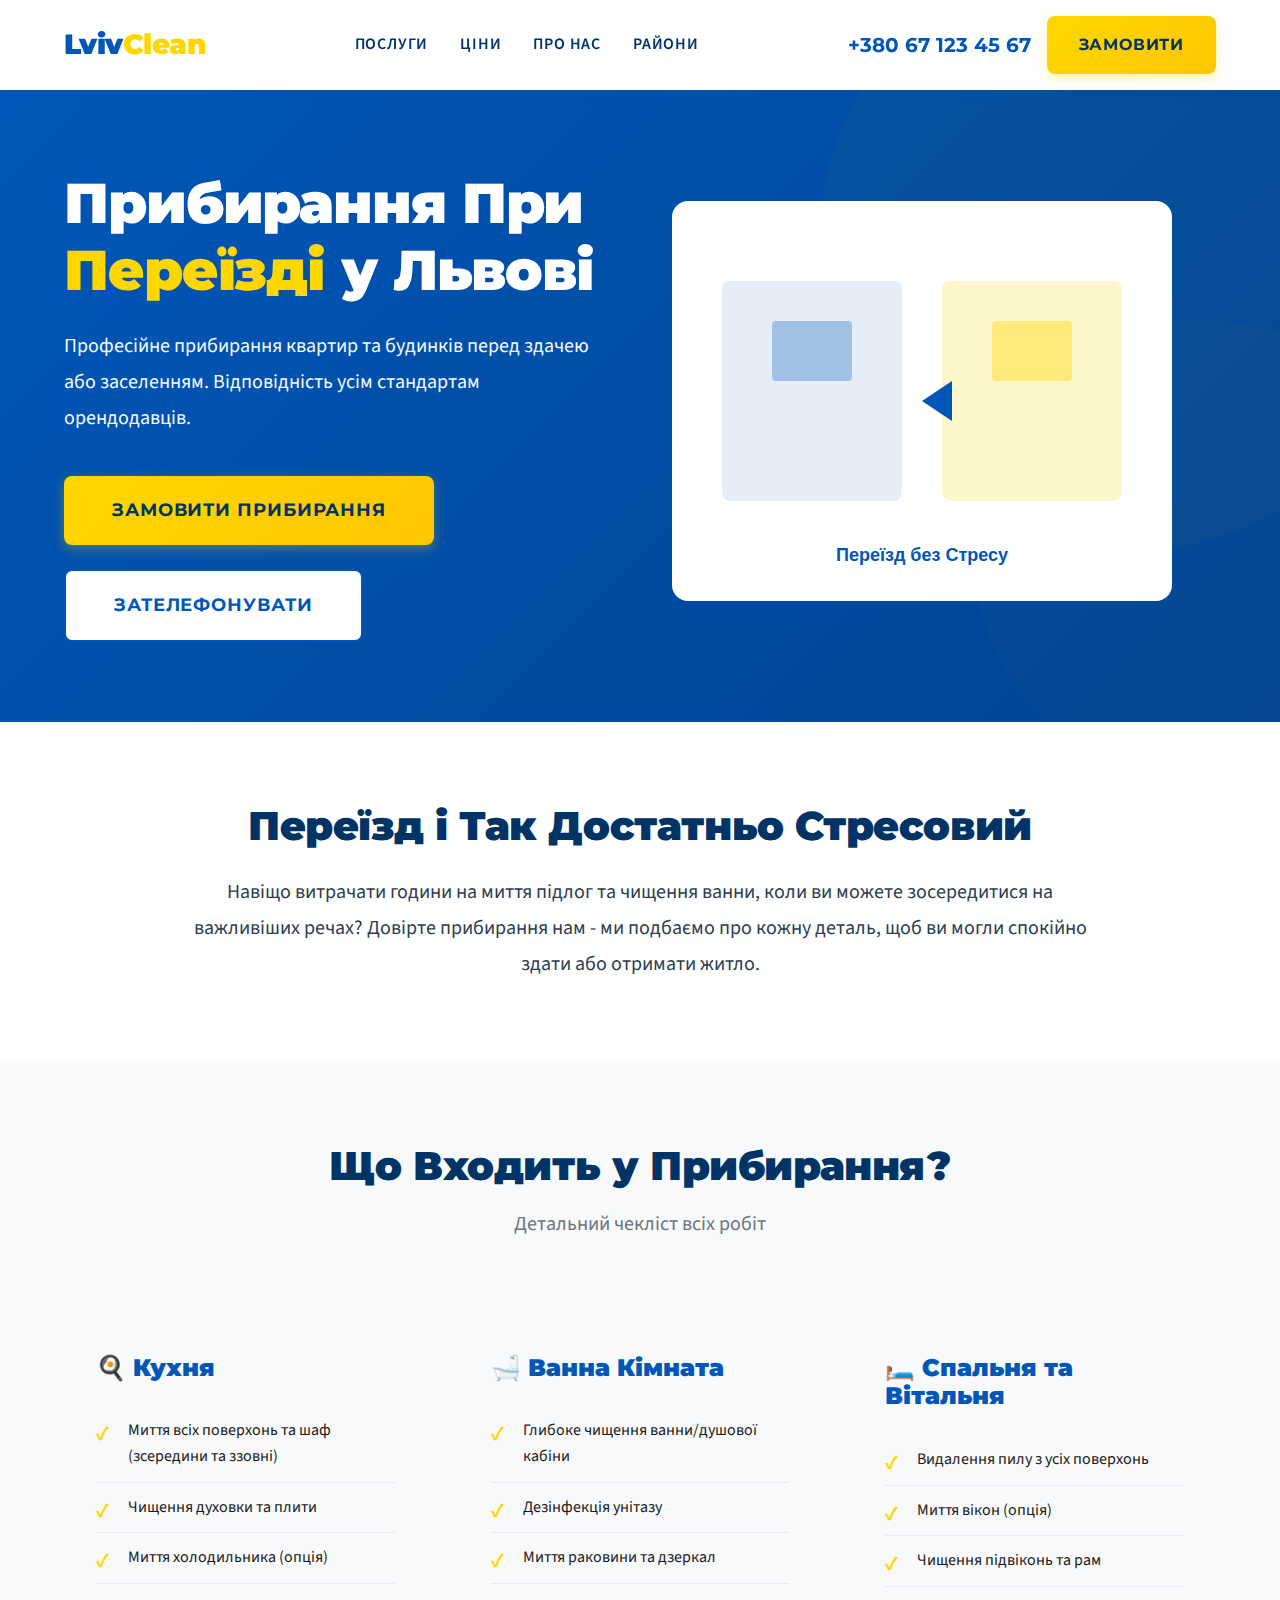
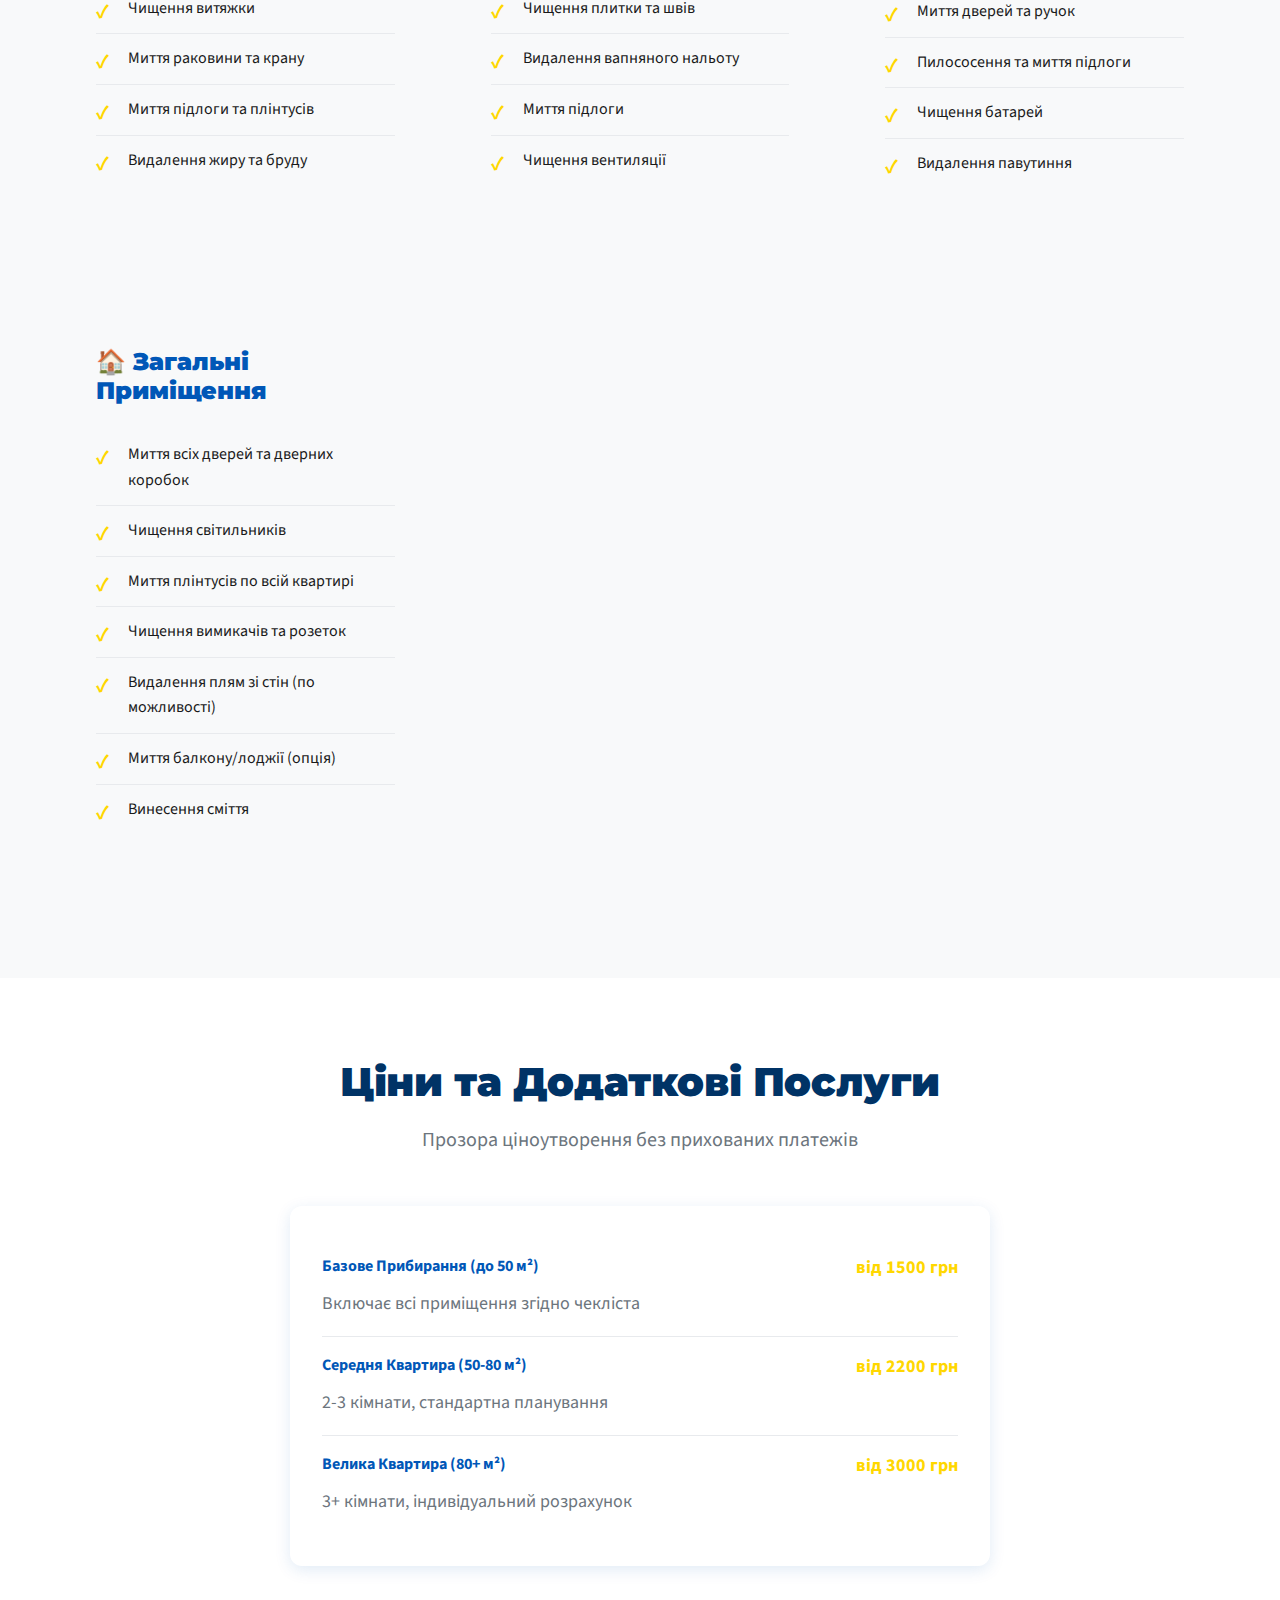
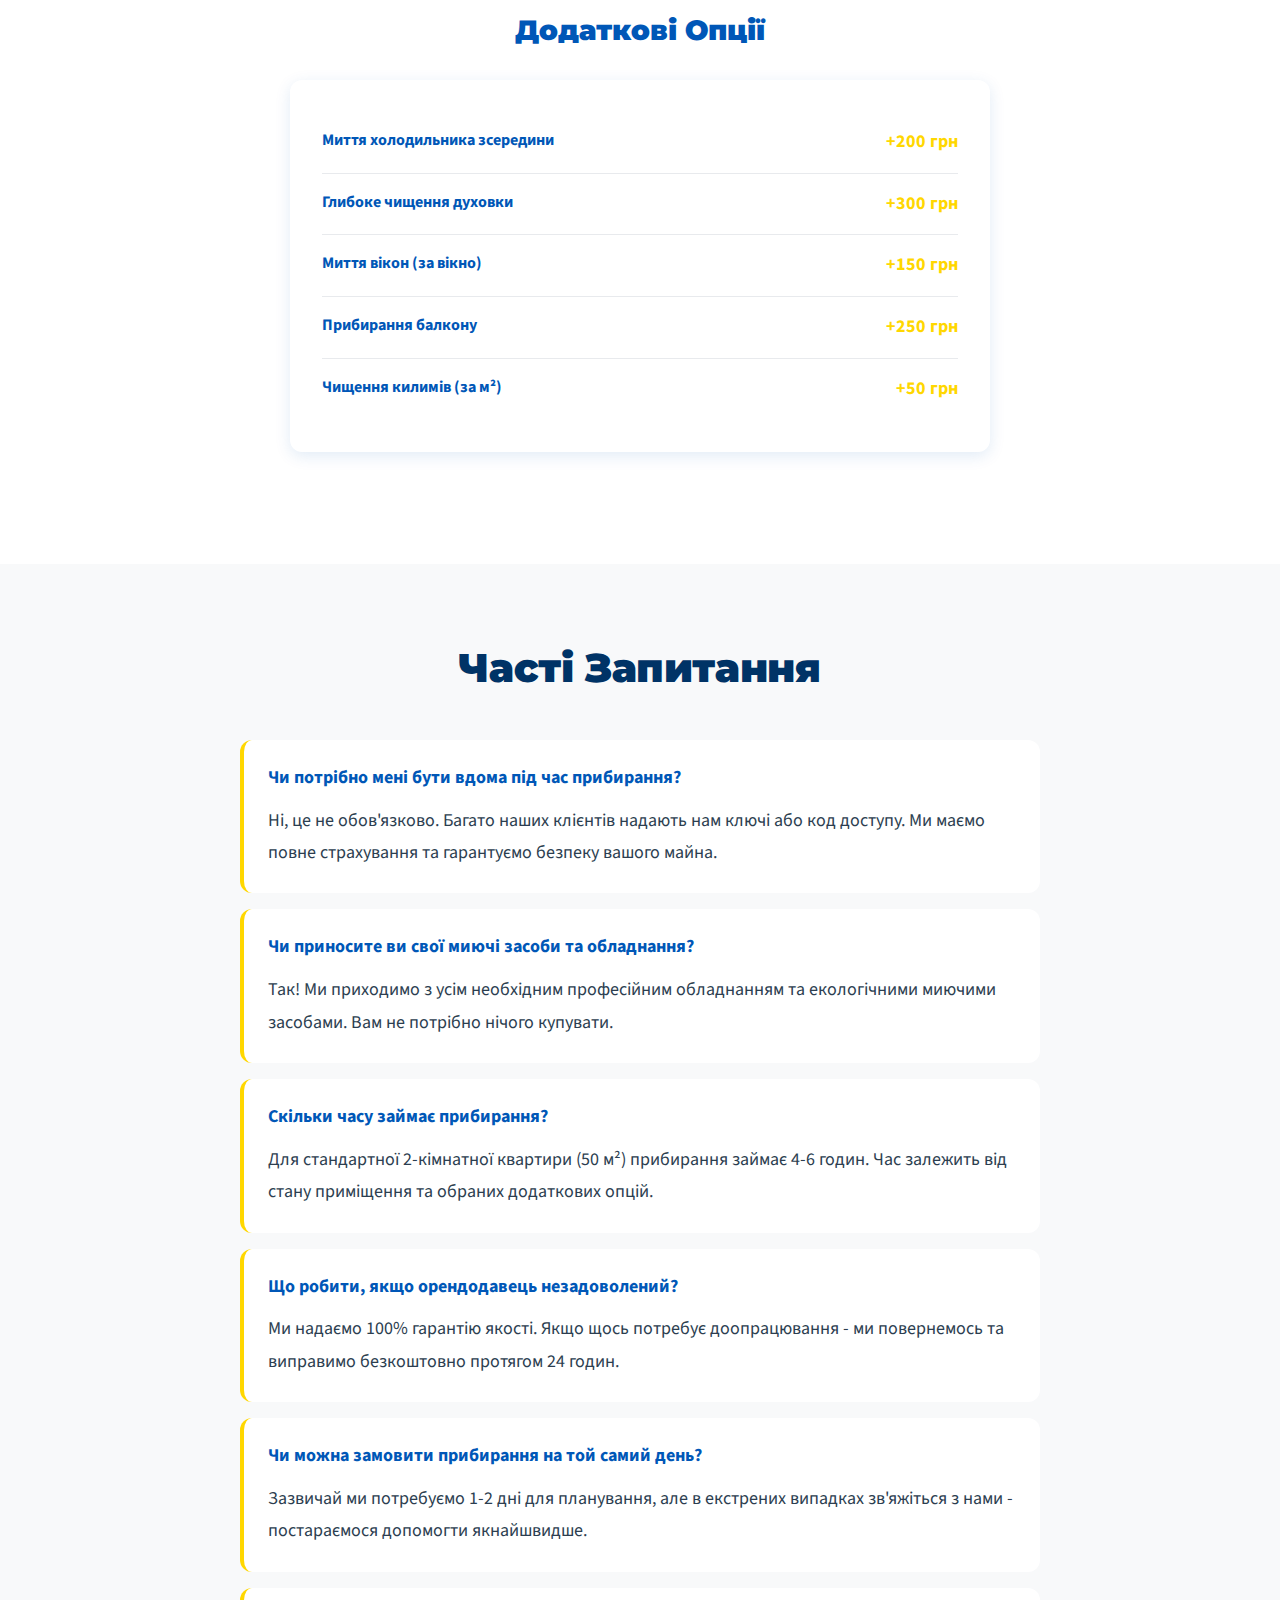
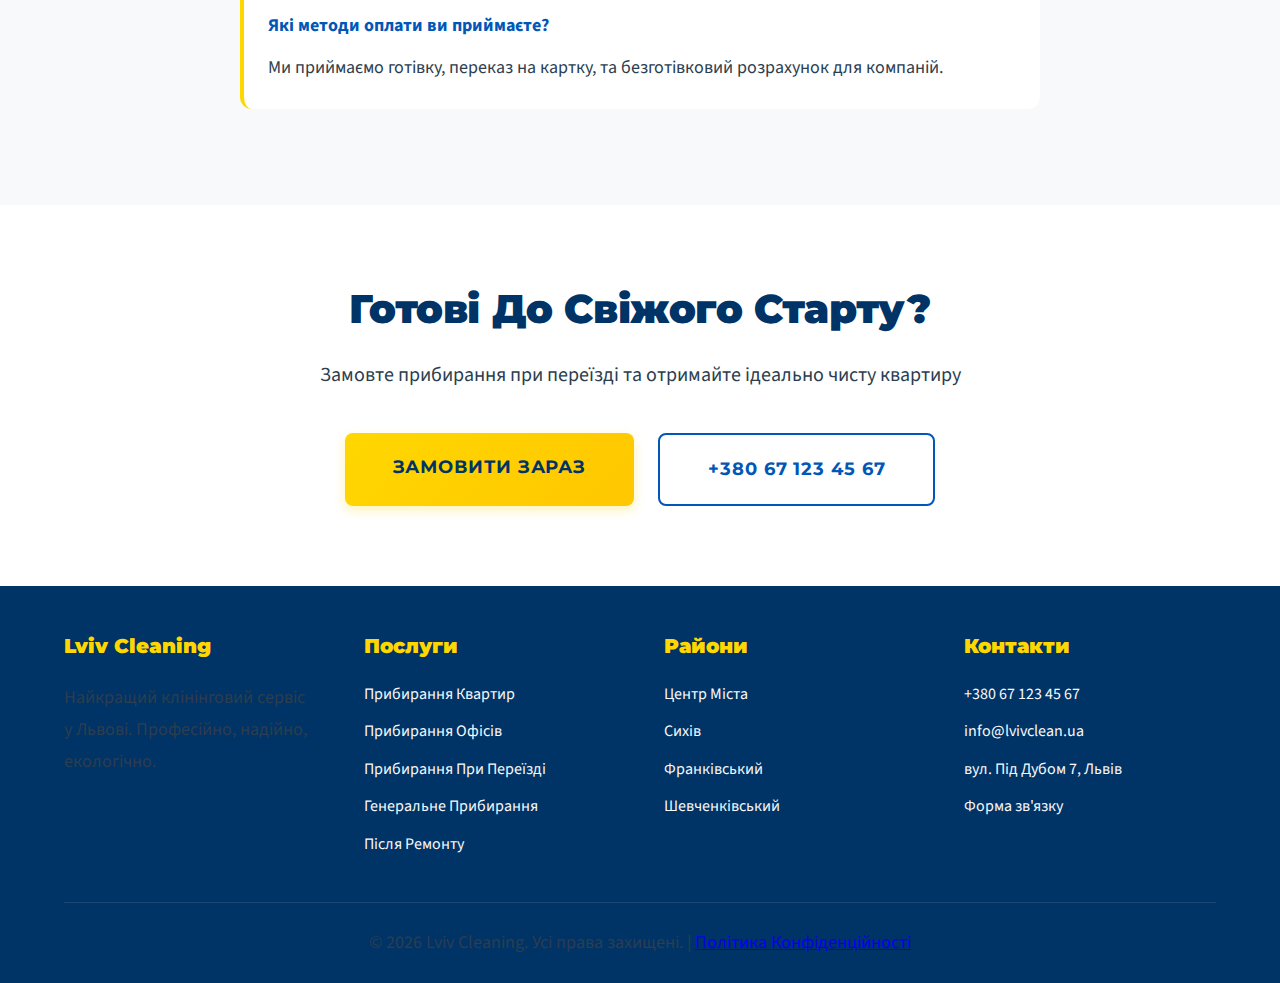
<file: service-move.html>
<!DOCTYPE html>
<html lang="uk">
<head>
    <meta charset="UTF-8">
    <meta name="viewport" content="width=device-width, initial-scale=1.0">
    <meta name="description" content="Прибирання при переїзді у Львові. Професійне прибирання квартир та будинків перед здачею або заселенням. Гарантія відповідності стандартам орендодавців.">
    <title>Прибирання При Переїзді - Lviv Cleaning | Move-In/Move-Out</title>
    <link rel="stylesheet" href="styles.css">
    <style>
        .checklist {
            background: #F8F9FA;
            padding: 2rem;
            border-radius: 12px;
            margin: 2rem 0;
        }
        .checklist h3 {
            color: #0057B7;
            margin-bottom: 1.5rem;
            font-size: 1.5rem;
        }
        .checklist ul {
            list-style: none;
            padding: 0;
        }
        .checklist li {
            padding: 0.75rem 0;
            padding-left: 2rem;
            position: relative;
            border-bottom: 1px solid #E8EAED;
        }
        .checklist li:last-child {
            border-bottom: none;
        }
        .checklist li::before {
            content: '✓';
            position: absolute;
            left: 0;
            color: #FFD700;
            font-weight: bold;
            font-size: 1.25rem;
        }
        .pricing-table {
            background: white;
            padding: 2rem;
            border-radius: 12px;
            box-shadow: 0 4px 16px rgba(0, 87, 183, 0.12);
            margin: 2rem 0;
        }
        .pricing-item {
            display: flex;
            justify-content: space-between;
            padding: 1rem 0;
            border-bottom: 1px solid #E8EAED;
        }
        .pricing-item:last-child {
            border-bottom: none;
        }
        .pricing-item strong {
            color: #0057B7;
        }
        .pricing-item .price {
            color: #FFD700;
            font-weight: bold;
            font-size: 1.125rem;
        }
        .faq-item {
            background: white;
            padding: 1.5rem;
            border-radius: 12px;
            margin-bottom: 1rem;
            border-left: 4px solid #FFD700;
        }
        .faq-question {
            color: #0057B7;
            font-weight: 700;
            font-size: 1.125rem;
            margin-bottom: 0.75rem;
        }
    </style>
</head>
<body>
    <!-- Header -->
    <header class="site-header">
        <div class="header-container">
            <a href="index.html" class="logo">Lviv<span>Clean</span></a>
            <nav class="main-nav">
                <a href="services.html">Послуги</a>
                <a href="pricing.html">Ціни</a>
                <a href="about.html">Про Нас</a>
                <a href="locations.html">Райони</a>
            </nav>
            <div class="header-contact">
                <a href="tel:+380671234567" class="phone-number">+380 67 123 45 67</a>
                <a href="contact.html" class="btn btn-primary">Замовити</a>
            </div>
        </div>
    </header>

    <!-- Service Hero -->
    <section class="hero">
        <div class="hero-container">
            <div class="hero-content">
                <h1>Прибирання При <span class="highlight">Переїзді</span> у Львові</h1>
                <p>Професійне прибирання квартир та будинків перед здачею або заселенням. Відповідність усім стандартам орендодавців.</p>
                <div class="hero-buttons">
                    <a href="contact.html" class="btn btn-primary btn-large">Замовити Прибирання</a>
                    <a href="tel:+380671234567" class="btn btn-secondary btn-large">Зателефонувати</a>
                </div>
            </div>
            <div class="hero-image">
                <svg width="500" height="400" viewBox="0 0 500 400" xmlns="http://www.w3.org/2000/svg">
                    <rect width="500" height="400" fill="#FFFFFF" rx="16"/>
                    <rect x="50" y="80" width="180" height="220" fill="#0057B7" opacity="0.1" rx="8"/>
                    <rect x="270" y="80" width="180" height="220" fill="#FFD700" opacity="0.2" rx="8"/>
                    <rect x="100" y="120" width="80" height="60" fill="#0057B7" opacity="0.3" rx="4"/>
                    <rect x="320" y="120" width="80" height="60" fill="#FFD700" opacity="0.4" rx="4"/>
                    <path d="M250 200 L280 180 L280 220 Z" fill="#0057B7"/>
                    <text x="250" y="360" font-family="Arial" font-size="18" fill="#0057B7" text-anchor="middle" font-weight="bold">Переїзд без Стресу</text>
                </svg>
            </div>
        </div>
    </section>

    <!-- Problem & Solution -->
    <section class="section section-white">
        <div class="section-container">
            <div style="max-width: 900px; margin: 0 auto; text-align: center;">
                <h2 style="margin-bottom: 1.5rem;">Переїзд і Так Достатньо Стресовий</h2>
                <p style="font-size: 1.25rem; line-height: 1.8; color: #2C3E50;">
                    Навіщо витрачати години на миття підлог та чищення ванни, коли ви можете зосередитися на важливіших речах? Довірте прибирання нам - ми подбаємо про кожну деталь, щоб ви могли спокійно здати або отримати житло.
                </p>
            </div>
        </div>
    </section>

    <!-- What's Included Checklist -->
    <section class="section section-gray">
        <div class="section-container">
            <div class="section-header">
                <h2>Що Входить у Прибирання?</h2>
                <p>Детальний чекліст всіх робіт</p>
            </div>

            <div style="display: grid; grid-template-columns: repeat(auto-fit, minmax(300px, 1fr)); gap: 2rem;">
                <div class="checklist">
                    <h3>🍳 Кухня</h3>
                    <ul>
                        <li>Миття всіх поверхонь та шаф (зсередини та ззовні)</li>
                        <li>Чищення духовки та плити</li>
                        <li>Миття холодильника (опція)</li>
                        <li>Чищення витяжки</li>
                        <li>Миття раковини та крану</li>
                        <li>Миття підлоги та плінтусів</li>
                        <li>Видалення жиру та бруду</li>
                    </ul>
                </div>

                <div class="checklist">
                    <h3>🛁 Ванна Кімната</h3>
                    <ul>
                        <li>Глибоке чищення ванни/душової кабіни</li>
                        <li>Дезінфекція унітазу</li>
                        <li>Миття раковини та дзеркал</li>
                        <li>Чищення плитки та швів</li>
                        <li>Видалення вапняного нальоту</li>
                        <li>Миття підлоги</li>
                        <li>Чищення вентиляції</li>
                    </ul>
                </div>

                <div class="checklist">
                    <h3>🛏️ Спальня та Вітальня</h3>
                    <ul>
                        <li>Видалення пилу з усіх поверхонь</li>
                        <li>Миття вікон (опція)</li>
                        <li>Чищення підвіконь та рам</li>
                        <li>Миття дверей та ручок</li>
                        <li>Пилососення та миття підлоги</li>
                        <li>Чищення батарей</li>
                        <li>Видалення павутиння</li>
                    </ul>
                </div>

                <div class="checklist">
                    <h3>🏠 Загальні Приміщення</h3>
                    <ul>
                        <li>Миття всіх дверей та дверних коробок</li>
                        <li>Чищення світильників</li>
                        <li>Миття плінтусів по всій квартирі</li>
                        <li>Чищення вимикачів та розеток</li>
                        <li>Видалення плям зі стін (по можливості)</li>
                        <li>Миття балкону/лоджії (опція)</li>
                        <li>Винесення сміття</li>
                    </ul>
                </div>
            </div>
        </div>
    </section>

    <!-- Pricing & Add-ons -->
    <section class="section section-white">
        <div class="section-container">
            <div class="section-header">
                <h2>Ціни та Додаткові Послуги</h2>
                <p>Прозора ціноутворення без прихованих платежів</p>
            </div>

            <div style="max-width: 700px; margin: 0 auto;">
                <div class="pricing-table">
                    <div class="pricing-item">
                        <div>
                            <strong>Базове Прибирання (до 50 м²)</strong>
                            <p style="margin: 0.5rem 0 0 0; color: #6C757D;">Включає всі приміщення згідно чекліста</p>
                        </div>
                        <div class="price">від 1500 грн</div>
                    </div>
                    <div class="pricing-item">
                        <div>
                            <strong>Середня Квартира (50-80 м²)</strong>
                            <p style="margin: 0.5rem 0 0 0; color: #6C757D;">2-3 кімнати, стандартна планування</p>
                        </div>
                        <div class="price">від 2200 грн</div>
                    </div>
                    <div class="pricing-item">
                        <div>
                            <strong>Велика Квартира (80+ м²)</strong>
                            <p style="margin: 0.5rem 0 0 0; color: #6C757D;">3+ кімнати, індивідуальний розрахунок</p>
                        </div>
                        <div class="price">від 3000 грн</div>
                    </div>
                </div>

                <h3 style="margin: 3rem 0 1.5rem; text-align: center; color: #0057B7;">Додаткові Опції</h3>
                <div class="pricing-table">
                    <div class="pricing-item">
                        <strong>Миття холодильника зсередини</strong>
                        <div class="price">+200 грн</div>
                    </div>
                    <div class="pricing-item">
                        <strong>Глибоке чищення духовки</strong>
                        <div class="price">+300 грн</div>
                    </div>
                    <div class="pricing-item">
                        <strong>Миття вікон (за вікно)</strong>
                        <div class="price">+150 грн</div>
                    </div>
                    <div class="pricing-item">
                        <strong>Прибирання балкону</strong>
                        <div class="price">+250 грн</div>
                    </div>
                    <div class="pricing-item">
                        <strong>Чищення килимів (за м²)</strong>
                        <div class="price">+50 грн</div>
                    </div>
                </div>
            </div>
        </div>
    </section>

    <!-- FAQ -->
    <section class="section section-gray">
        <div class="section-container">
            <div class="section-header">
                <h2>Часті Запитання</h2>
            </div>
            <div style="max-width: 800px; margin: 0 auto;">
                <div class="faq-item">
                    <div class="faq-question">Чи потрібно мені бути вдома під час прибирання?</div>
                    <p>Ні, це не обов'язково. Багато наших клієнтів надають нам ключі або код доступу. Ми маємо повне страхування та гарантуємо безпеку вашого майна.</p>
                </div>
                <div class="faq-item">
                    <div class="faq-question">Чи приносите ви свої миючі засоби та обладнання?</div>
                    <p>Так! Ми приходимо з усім необхідним професійним обладнанням та екологічними миючими засобами. Вам не потрібно нічого купувати.</p>
                </div>
                <div class="faq-item">
                    <div class="faq-question">Скільки часу займає прибирання?</div>
                    <p>Для стандартної 2-кімнатної квартири (50 м²) прибирання займає 4-6 годин. Час залежить від стану приміщення та обраних додаткових опцій.</p>
                </div>
                <div class="faq-item">
                    <div class="faq-question">Що робити, якщо орендодавець незадоволений?</div>
                    <p>Ми надаємо 100% гарантію якості. Якщо щось потребує доопрацювання - ми повернемось та виправимо безкоштовно протягом 24 годин.</p>
                </div>
                <div class="faq-item">
                    <div class="faq-question">Чи можна замовити прибирання на той самий день?</div>
                    <p>Зазвичай ми потребуємо 1-2 дні для планування, але в екстрених випадках зв'яжіться з нами - постараємося допомогти якнайшвидше.</p>
                </div>
                <div class="faq-item">
                    <div class="faq-question">Які методи оплати ви приймаєте?</div>
                    <p>Ми приймаємо готівку, переказ на картку, та безготівковий розрахунок для компаній.</p>
                </div>
            </div>
        </div>
    </section>

    <!-- Final CTA -->
    <section class="section section-white">
        <div class="section-container" style="text-align: center;">
            <h2 style="margin-bottom: 1.5rem;">Готові До Свіжого Старту?</h2>
            <p style="margin-bottom: 2.5rem; font-size: 1.25rem;">Замовте прибирання при переїзді та отримайте ідеально чисту квартиру</p>
            <div style="display: flex; gap: 1.5rem; justify-content: center; flex-wrap: wrap;">
                <a href="contact.html" class="btn btn-primary btn-large">Замовити Зараз</a>
                <a href="tel:+380671234567" class="btn btn-secondary btn-large">+380 67 123 45 67</a>
            </div>
        </div>
    </section>

    <!-- Footer -->
    <footer class="site-footer">
        <div class="footer-container">
            <div class="footer-section">
                <h4>Lviv Cleaning</h4>
                <p>Найкращий клінінговий сервіс у Львові. Професійно, надійно, екологічно.</p>
            </div>
            <div class="footer-section">
                <h4>Послуги</h4>
                <ul>
                    <li><a href="service-residential.html">Прибирання Квартир</a></li>
                    <li><a href="service-office.html">Прибирання Офісів</a></li>
                    <li><a href="service-move.html">Прибирання При Переїзді</a></li>
                    <li><a href="service-deep-cleaning.html">Генеральне Прибирання</a></li>
                    <li><a href="service-post-renovation.html">Після Ремонту</a></li>
                </ul>
            </div>
            <div class="footer-section">
                <h4>Райони</h4>
                <ul>
                    <li><a href="location-center.html">Центр Міста</a></li>
                    <li><a href="location-sykhiv.html">Сихів</a></li>
                    <li><a href="location-frankivskyi.html">Франківський</a></li>
                    <li><a href="location-shevchenkivskyi.html">Шевченківський</a></li>
                </ul>
            </div>
            <div class="footer-section">
                <h4>Контакти</h4>
                <ul>
                    <li><a href="tel:+380671234567">+380 67 123 45 67</a></li>
                    <li><a href="mailto:info@lvivclean.ua">info@lvivclean.ua</a></li>
                    <li>вул. Під Дубом 7, Львів</li>
                    <li><a href="contact.html">Форма зв'язку</a></li>
                </ul>
            </div>
        </div>
        <div class="footer-bottom">
            <p>&copy; 2026 Lviv Cleaning. Усі права захищені. | <a href="privacy.html">Політика Конфіденційності</a></p>
        </div>
    </footer>
</body>
</html>
</file>
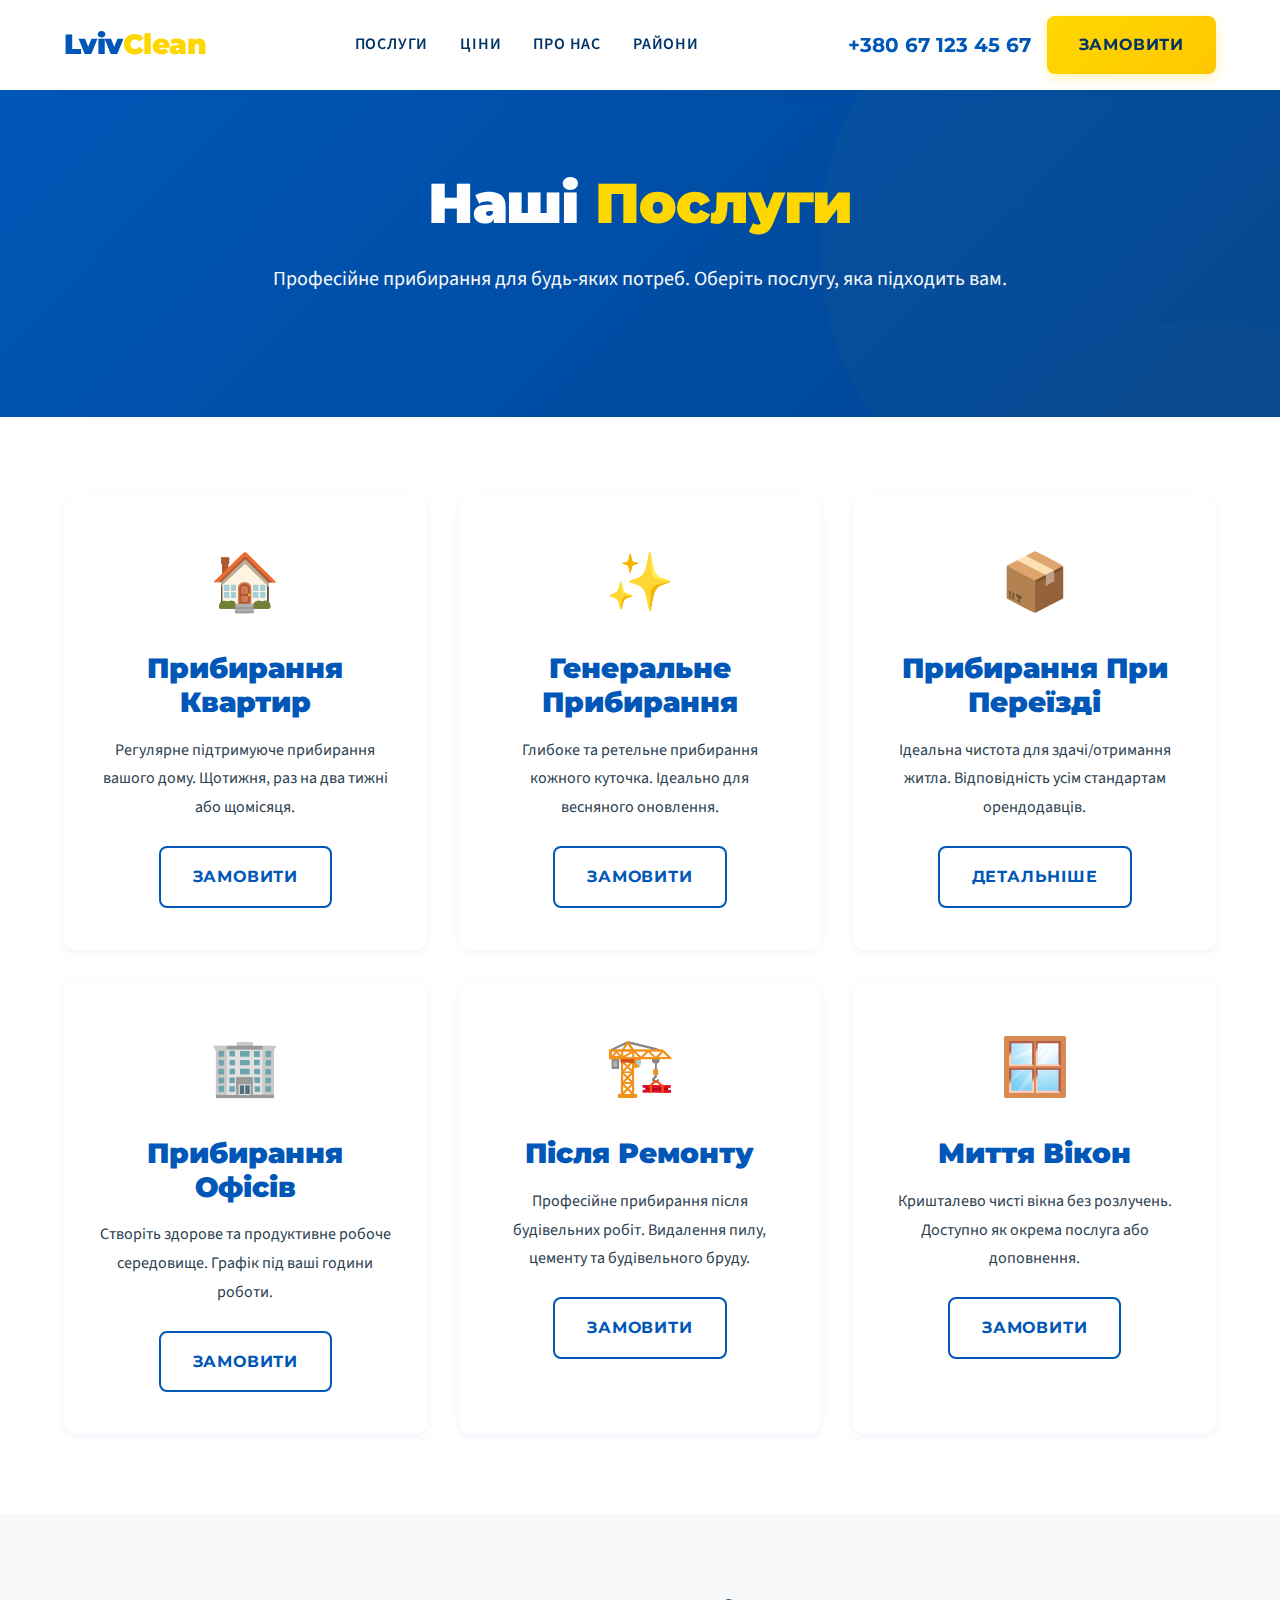
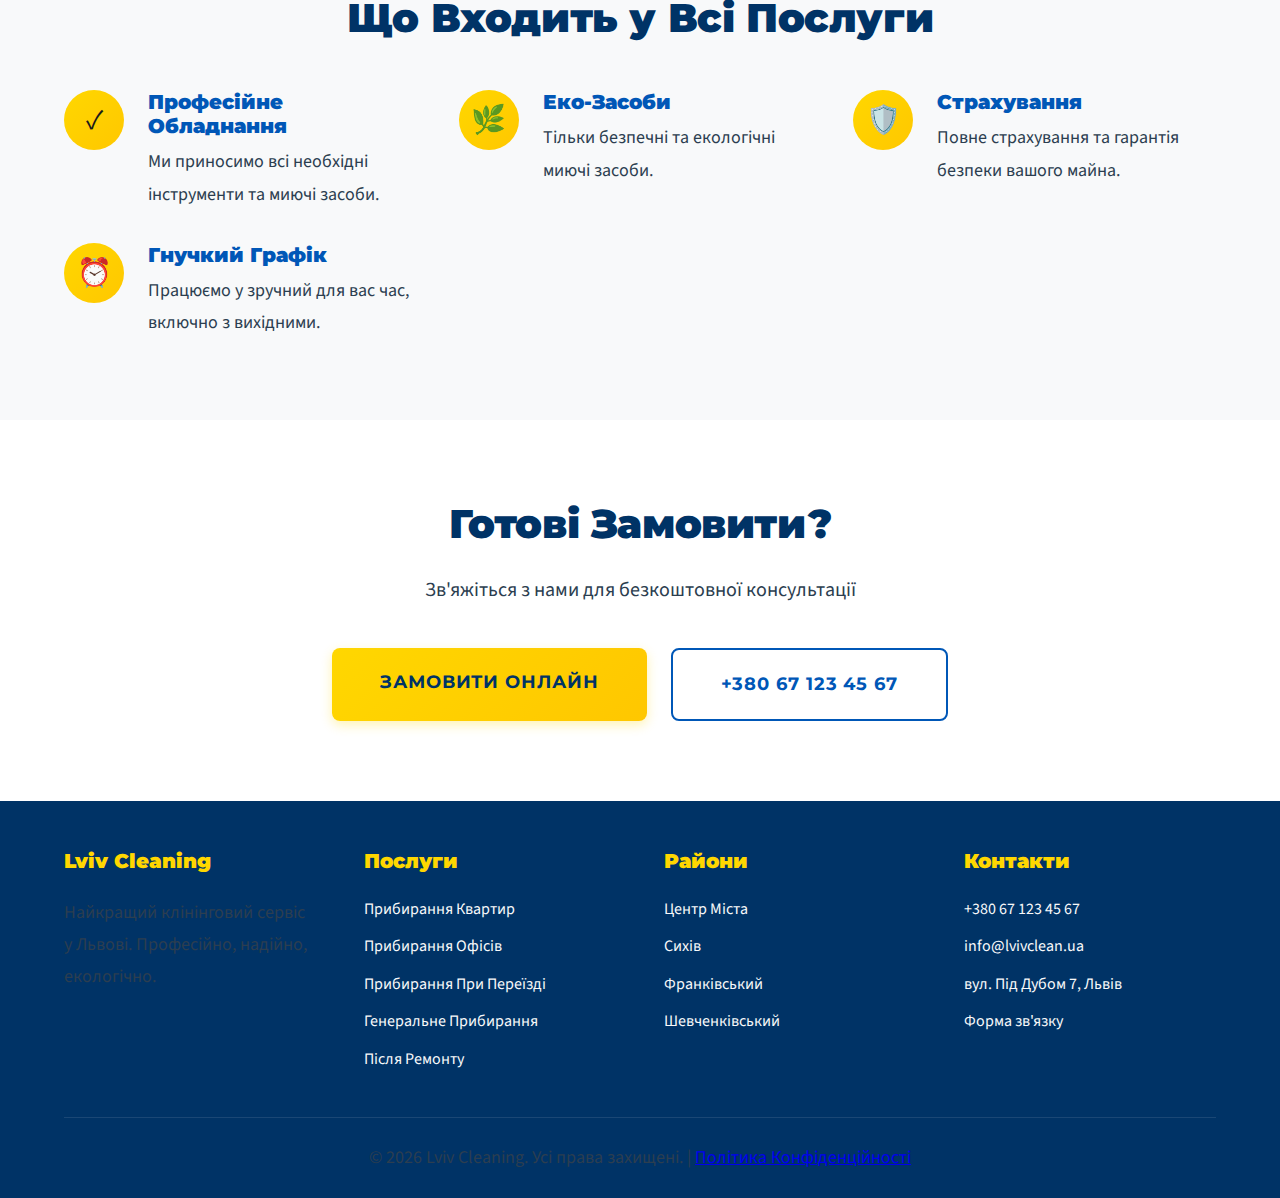
<file: services.html>
<!DOCTYPE html>
<html lang="uk">
<head>
    <meta charset="UTF-8">
    <meta name="viewport" content="width=device-width, initial-scale=1.0">
    <meta name="description" content="Всі послуги прибирання Lviv Cleaning. Регулярне, генеральне, при переїзді, офісне прибирання та після ремонту.">
    <title>Всі Послуги - Lviv Cleaning | Прибирання у Львові</title>
    <link rel="stylesheet" href="styles.css">
</head>
<body>
    <!-- Header -->
    <header class="site-header">
        <div class="header-container">
            <a href="index.html" class="logo">Lviv<span>Clean</span></a>
            <nav class="main-nav">
                <a href="services.html">Послуги</a>
                <a href="pricing.html">Ціни</a>
                <a href="about.html">Про Нас</a>
                <a href="locations.html">Райони</a>
            </nav>
            <div class="header-contact">
                <a href="tel:+380671234567" class="phone-number">+380 67 123 45 67</a>
                <a href="contact.html" class="btn btn-primary">Замовити</a>
            </div>
        </div>
    </header>

    <!-- Page Hero -->
    <section class="hero">
        <div class="hero-container" style="grid-template-columns: 1fr;">
            <div class="hero-content" style="text-align: center; max-width: 800px; margin: 0 auto;">
                <h1>Наші <span class="highlight">Послуги</span></h1>
                <p>Професійне прибирання для будь-яких потреб. Оберіть послугу, яка підходить вам.</p>
            </div>
        </div>
    </section>

    <!-- All Services -->
    <section class="section section-white">
        <div class="section-container">
            <div class="services-grid">
                <div class="service-card">
                    <div class="service-icon">🏠</div>
                    <h3>Прибирання Квартир</h3>
                    <p>Регулярне підтримуюче прибирання вашого дому. Щотижня, раз на два тижні або щомісяця.</p>
                    <a href="contact.html" class="btn btn-secondary">Замовити</a>
                </div>
                <div class="service-card">
                    <div class="service-icon">✨</div>
                    <h3>Генеральне Прибирання</h3>
                    <p>Глибоке та ретельне прибирання кожного куточка. Ідеально для весняного оновлення.</p>
                    <a href="contact.html" class="btn btn-secondary">Замовити</a>
                </div>
                <div class="service-card">
                    <div class="service-icon">📦</div>
                    <h3>Прибирання При Переїзді</h3>
                    <p>Ідеальна чистота для здачі/отримання житла. Відповідність усім стандартам орендодавців.</p>
                    <a href="service-move.html" class="btn btn-secondary">Детальніше</a>
                </div>
                <div class="service-card">
                    <div class="service-icon">🏢</div>
                    <h3>Прибирання Офісів</h3>
                    <p>Створіть здорове та продуктивне робоче середовище. Графік під ваші години роботи.</p>
                    <a href="contact.html" class="btn btn-secondary">Замовити</a>
                </div>
                <div class="service-card">
                    <div class="service-icon">🏗️</div>
                    <h3>Після Ремонту</h3>
                    <p>Професійне прибирання після будівельних робіт. Видалення пилу, цементу та будівельного бруду.</p>
                    <a href="contact.html" class="btn btn-secondary">Замовити</a>
                </div>
                <div class="service-card">
                    <div class="service-icon">🪟</div>
                    <h3>Миття Вікон</h3>
                    <p>Кришталево чисті вікна без розлучень. Доступно як окрема послуга або доповнення.</p>
                    <a href="contact.html" class="btn btn-secondary">Замовити</a>
                </div>
            </div>
        </div>
    </section>

    <!-- Why Choose Us -->
    <section class="section section-gray">
        <div class="section-container">
            <div class="section-header">
                <h2>Що Входить у Всі Послуги</h2>
            </div>
            <div class="features-grid">
                <div class="feature-item">
                    <div class="feature-icon">✓</div>
                    <div class="feature-content">
                        <h4>Професійне Обладнання</h4>
                        <p>Ми приносимо всі необхідні інструменти та миючі засоби.</p>
                    </div>
                </div>
                <div class="feature-item">
                    <div class="feature-icon">🌿</div>
                    <div class="feature-content">
                        <h4>Еко-Засоби</h4>
                        <p>Тільки безпечні та екологічні миючі засоби.</p>
                    </div>
                </div>
                <div class="feature-item">
                    <div class="feature-icon">🛡️</div>
                    <div class="feature-content">
                        <h4>Страхування</h4>
                        <p>Повне страхування та гарантія безпеки вашого майна.</p>
                    </div>
                </div>
                <div class="feature-item">
                    <div class="feature-icon">⏰</div>
                    <div class="feature-content">
                        <h4>Гнучкий Графік</h4>
                        <p>Працюємо у зручний для вас час, включно з вихідними.</p>
                    </div>
                </div>
            </div>
        </div>
    </section>

    <!-- CTA -->
    <section class="section section-white">
        <div class="section-container" style="text-align: center;">
            <h2 style="margin-bottom: 1.5rem;">Готові Замовити?</h2>
            <p style="margin-bottom: 2.5rem; font-size: 1.25rem;">Зв'яжіться з нами для безкоштовної консультації</p>
            <div style="display: flex; gap: 1.5rem; justify-content: center; flex-wrap: wrap;">
                <a href="contact.html" class="btn btn-primary btn-large">Замовити Онлайн</a>
                <a href="tel:+380671234567" class="btn btn-secondary btn-large">+380 67 123 45 67</a>
            </div>
        </div>
    </section>

    <!-- Footer -->
    <footer class="site-footer">
        <div class="footer-container">
            <div class="footer-section">
                <h4>Lviv Cleaning</h4>
                <p>Найкращий клінінговий сервіс у Львові. Професійно, надійно, екологічно.</p>
            </div>
            <div class="footer-section">
                <h4>Послуги</h4>
                <ul>
                    <li><a href="contact.html">Прибирання Квартир</a></li>
                    <li><a href="contact.html">Прибирання Офісів</a></li>
                    <li><a href="service-move.html">Прибирання При Переїзді</a></li>
                    <li><a href="contact.html">Генеральне Прибирання</a></li>
                    <li><a href="contact.html">Після Ремонту</a></li>
                </ul>
            </div>
            <div class="footer-section">
                <h4>Райони</h4>
                <ul>
                    <li><a href="contact.html">Центр Міста</a></li>
                    <li><a href="location-sykhiv.html">Сихів</a></li>
                    <li><a href="contact.html">Франківський</a></li>
                    <li><a href="contact.html">Шевченківський</a></li>
                </ul>
            </div>
            <div class="footer-section">
                <h4>Контакти</h4>
                <ul>
                    <li><a href="tel:+380671234567">+380 67 123 45 67</a></li>
                    <li><a href="mailto:info@lvivclean.ua">info@lvivclean.ua</a></li>
                    <li>вул. Під Дубом 7, Львів</li>
                    <li><a href="contact.html">Форма зв'язку</a></li>
                </ul>
            </div>
        </div>
        <div class="footer-bottom">
            <p>&copy; 2026 Lviv Cleaning. Усі права захищені. | <a href="privacy.html">Політика Конфіденційності</a></p>
        </div>
    </footer>
</body>
</html>
</file>
<file: styles.css>
/* Lviv Cleaning Company - Shared Styles */
/* Patriotic Professional Theme: Deep Azure Blue & Warm Wheat Yellow */

@import url('https://fonts.googleapis.com/css2?family=Montserrat:wght@300;700;900&family=Source+Sans+3:wght@400;600&display=swap');

:root {
    /* Patriotic Professional Color Palette */
    --azure-deep: #0057B7;
    --azure-rich: #004494;
    --azure-dark: #003366;
    --wheat-warm: #FFD700;
    --wheat-soft: #FFC700;
    --wheat-pale: #FFF9E6;

    /* Neutral Supporting Colors */
    --white-pure: #FFFFFF;
    --white-soft: #F8F9FA;
    --gray-light: #E8EAED;
    --gray-medium: #6C757D;
    --gray-dark: #2C3E50;
    --black-text: #1A1A1A;

    /* Accent Colors */
    --success-green: #28A745;
    --trust-badge: #4285F4;

    /* Shadows */
    --shadow-sm: 0 2px 8px rgba(0, 87, 183, 0.08);
    --shadow-md: 0 4px 16px rgba(0, 87, 183, 0.12);
    --shadow-lg: 0 8px 32px rgba(0, 87, 183, 0.16);
    --shadow-button: 0 4px 12px rgba(255, 215, 0, 0.3);
}

* {
    margin: 0;
    padding: 0;
    box-sizing: border-box;
}

body {
    font-family: 'Source Sans 3', sans-serif;
    font-weight: 400;
    color: var(--black-text);
    background: var(--white-soft);
    line-height: 1.6;
    overflow-x: hidden;
}

/* Typography System */
h1, h2, h3, h4, h5 {
    font-family: 'Montserrat', sans-serif;
    font-weight: 900;
    line-height: 1.2;
    color: var(--azure-dark);
}

h1 { font-size: 3.5rem; letter-spacing: -0.02em; }
h2 { font-size: 2.5rem; letter-spacing: -0.01em; }
h3 { font-size: 1.75rem; }
h4 { font-size: 1.25rem; }

p {
    font-size: 1.125rem;
    line-height: 1.8;
    color: var(--gray-dark);
}

/* Header Styles */
.site-header {
    background: var(--white-pure);
    padding: 1rem 5%;
    box-shadow: var(--shadow-sm);
    position: sticky;
    top: 0;
    z-index: 1000;
}

.header-container {
    max-width: 1400px;
    margin: 0 auto;
    display: flex;
    justify-content: space-between;
    align-items: center;
    gap: 2rem;
}

.logo {
    font-family: 'Montserrat', sans-serif;
    font-weight: 900;
    font-size: 1.75rem;
    color: var(--azure-deep);
    text-decoration: none;
    letter-spacing: -0.02em;
    transition: color 0.3s ease;
}

.logo:hover {
    color: var(--azure-rich);
}

.logo span {
    color: var(--wheat-warm);
}

.main-nav {
    display: flex;
    gap: 2rem;
    align-items: center;
}

.main-nav a {
    text-decoration: none;
    color: var(--azure-dark);
    font-weight: 600;
    font-size: 1rem;
    text-transform: uppercase;
    letter-spacing: 0.05em;
    position: relative;
    transition: color 0.3s ease;
}

.main-nav a::after {
    content: '';
    position: absolute;
    bottom: -4px;
    left: 0;
    width: 0;
    height: 3px;
    background: var(--wheat-warm);
    transition: width 0.3s ease;
}

.main-nav a:hover {
    color: var(--wheat-warm);
}

.main-nav a:hover::after {
    width: 100%;
}

.header-contact {
    display: flex;
    align-items: center;
    gap: 1rem;
}

.phone-number {
    font-family: 'Montserrat', sans-serif;
    font-weight: 700;
    font-size: 1.25rem;
    color: var(--azure-deep);
    text-decoration: none;
    transition: color 0.3s ease;
}

.phone-number:hover {
    color: var(--wheat-warm);
}

/* Button Styles */
.btn {
    display: inline-block;
    padding: 1rem 2rem;
    font-family: 'Montserrat', sans-serif;
    font-weight: 700;
    font-size: 1rem;
    text-decoration: none;
    text-transform: uppercase;
    letter-spacing: 0.05em;
    border-radius: 8px;
    transition: all 0.3s ease;
    cursor: pointer;
    border: none;
    text-align: center;
}

.btn-primary {
    background: linear-gradient(135deg, var(--wheat-warm), var(--wheat-soft));
    color: var(--azure-dark);
    box-shadow: var(--shadow-button);
}

.btn-primary:hover {
    transform: translateY(-3px);
    box-shadow: 0 6px 20px rgba(255, 215, 0, 0.4);
}

.btn-secondary {
    background: var(--white-pure);
    color: var(--azure-deep);
    border: 2px solid var(--azure-deep);
}

.btn-secondary:hover {
    background: var(--azure-deep);
    color: var(--white-pure);
    transform: translateY(-3px);
}

.btn-large {
    padding: 1.25rem 3rem;
    font-size: 1.125rem;
}

/* Hero Section */
.hero {
    background: linear-gradient(135deg, var(--azure-deep) 0%, var(--azure-rich) 100%);
    color: var(--white-pure);
    padding: 5rem 5%;
    position: relative;
    overflow: hidden;
}

.hero::before {
    content: '';
    position: absolute;
    top: 0;
    right: 0;
    width: 60%;
    height: 100%;
    background: url('data:image/svg+xml,<svg xmlns="http://www.w3.org/2000/svg" viewBox="0 0 1000 1000"><circle cx="800" cy="200" r="400" fill="rgba(255,215,0,0.05)"/><circle cx="900" cy="600" r="300" fill="rgba(255,215,0,0.03)"/></svg>');
    background-size: cover;
    opacity: 0.5;
}

.hero-container {
    max-width: 1400px;
    margin: 0 auto;
    display: grid;
    grid-template-columns: 1fr 1fr;
    gap: 4rem;
    align-items: center;
    position: relative;
    z-index: 1;
}

.hero-content h1 {
    color: var(--white-pure);
    margin-bottom: 1.5rem;
}

.hero-content .highlight {
    color: var(--wheat-warm);
}

.hero-content p {
    color: var(--white-soft);
    font-size: 1.25rem;
    margin-bottom: 2.5rem;
}

.hero-buttons {
    display: flex;
    gap: 1.5rem;
    flex-wrap: wrap;
}

.hero-image {
    opacity: 1;
}

.hero-image img {
    width: 100%;
    border-radius: 16px;
    box-shadow: var(--shadow-lg);
}

/* Trust Bar */
.trust-bar {
    background: var(--wheat-pale);
    padding: 2rem 5%;
    border-top: 3px solid var(--wheat-warm);
    border-bottom: 3px solid var(--wheat-warm);
}

.trust-container {
    max-width: 1400px;
    margin: 0 auto;
    display: flex;
    justify-content: space-around;
    align-items: center;
    flex-wrap: wrap;
    gap: 2rem;
}

.trust-item {
    display: flex;
    align-items: center;
    gap: 0.75rem;
    font-weight: 600;
    color: var(--azure-dark);
}

.trust-icon {
    font-size: 2rem;
}

/* Section Styles */
.section {
    padding: 5rem 5%;
}

.section-white {
    background: var(--white-pure);
}

.section-gray {
    background: var(--white-soft);
}

.section-container {
    max-width: 1400px;
    margin: 0 auto;
}

.section-header {
    text-align: center;
    margin-bottom: 3rem;
    opacity: 1;
}

.section-header h2 {
    margin-bottom: 1rem;
}

.section-header p {
    font-size: 1.25rem;
    color: var(--gray-medium);
}

/* Service Grid */
.services-grid {
    display: grid;
    grid-template-columns: repeat(auto-fit, minmax(280px, 1fr));
    gap: 2rem;
}

.service-card {
    background: var(--white-pure);
    padding: 2.5rem 2rem;
    border-radius: 12px;
    box-shadow: var(--shadow-sm);
    transition: all 0.3s ease;
    border: 2px solid transparent;
    text-align: center;
    opacity: 1;
}

.service-card:hover {
    transform: translateY(-8px);
    box-shadow: var(--shadow-lg);
    border-color: var(--wheat-warm);
}

.service-icon {
    font-size: 3.5rem;
    margin-bottom: 1.5rem;
}

.service-card h3 {
    margin-bottom: 1rem;
    color: var(--azure-deep);
}

.service-card p {
    font-size: 1rem;
    color: var(--gray-dark);
    margin-bottom: 1.5rem;
}

/* Features / Benefits List */
.features-grid {
    display: grid;
    grid-template-columns: repeat(auto-fit, minmax(300px, 1fr));
    gap: 2rem;
}

.feature-item {
    display: flex;
    gap: 1.5rem;
    align-items: start;
}

.feature-icon {
    flex-shrink: 0;
    width: 60px;
    height: 60px;
    background: linear-gradient(135deg, var(--wheat-warm), var(--wheat-soft));
    border-radius: 50%;
    display: flex;
    align-items: center;
    justify-content: center;
    font-size: 1.75rem;
}

.feature-content h4 {
    margin-bottom: 0.5rem;
    color: var(--azure-deep);
}

/* Process Steps */
.process-steps {
    display: grid;
    grid-template-columns: repeat(auto-fit, minmax(250px, 1fr));
    gap: 3rem;
    margin-top: 3rem;
}

.step {
    text-align: center;
    position: relative;
}

.step-number {
    width: 80px;
    height: 80px;
    background: linear-gradient(135deg, var(--azure-deep), var(--azure-rich));
    color: var(--white-pure);
    font-family: 'Montserrat', sans-serif;
    font-weight: 900;
    font-size: 2rem;
    border-radius: 50%;
    display: flex;
    align-items: center;
    justify-content: center;
    margin: 0 auto 1.5rem;
    box-shadow: var(--shadow-md);
}

.step h3 {
    margin-bottom: 1rem;
}

/* Testimonials */
.testimonials-grid {
    display: grid;
    grid-template-columns: repeat(auto-fit, minmax(300px, 1fr));
    gap: 2rem;
}

.testimonial-card {
    background: var(--white-pure);
    padding: 2rem;
    border-radius: 12px;
    box-shadow: var(--shadow-sm);
    border-left: 4px solid var(--wheat-warm);
}

.testimonial-text {
    font-style: italic;
    margin-bottom: 1.5rem;
    color: var(--gray-dark);
}

.testimonial-author {
    font-weight: 600;
    color: var(--azure-deep);
}

.testimonial-rating {
    color: var(--wheat-warm);
    font-size: 1.25rem;
    margin-bottom: 1rem;
}

/* Footer */
.site-footer {
    background: var(--azure-dark);
    color: var(--white-soft);
    padding: 3rem 5% 1.5rem;
}

.footer-container {
    max-width: 1400px;
    margin: 0 auto;
    display: grid;
    grid-template-columns: repeat(auto-fit, minmax(250px, 1fr));
    gap: 3rem;
    margin-bottom: 2rem;
}

.footer-section h4 {
    color: var(--wheat-warm);
    margin-bottom: 1.5rem;
    font-size: 1.25rem;
}

.footer-section ul {
    list-style: none;
}

.footer-section ul li {
    margin-bottom: 0.75rem;
}

.footer-section a {
    color: var(--white-soft);
    text-decoration: none;
    transition: color 0.3s ease;
}

.footer-section a:hover {
    color: var(--wheat-warm);
}

.footer-bottom {
    border-top: 1px solid rgba(255, 255, 255, 0.1);
    padding-top: 1.5rem;
    text-align: center;
    color: var(--gray-light);
}

/* Responsive Design */
@media (max-width: 1024px) {
    h1 { font-size: 2.75rem; }
    h2 { font-size: 2rem; }

    .hero-container {
        grid-template-columns: 1fr;
    }

    .main-nav {
        gap: 1.25rem;
    }
}

@media (max-width: 768px) {
    h1 { font-size: 2.25rem; }
    h2 { font-size: 1.75rem; }

    .header-container {
        flex-direction: column;
        gap: 1rem;
    }

    .main-nav {
        flex-direction: column;
        gap: 0.75rem;
    }

    .hero {
        padding: 3rem 5%;
    }

    .hero-buttons {
        flex-direction: column;
    }

    .btn {
        width: 100%;
    }

    .section {
        padding: 3rem 5%;
    }
}
</file>
